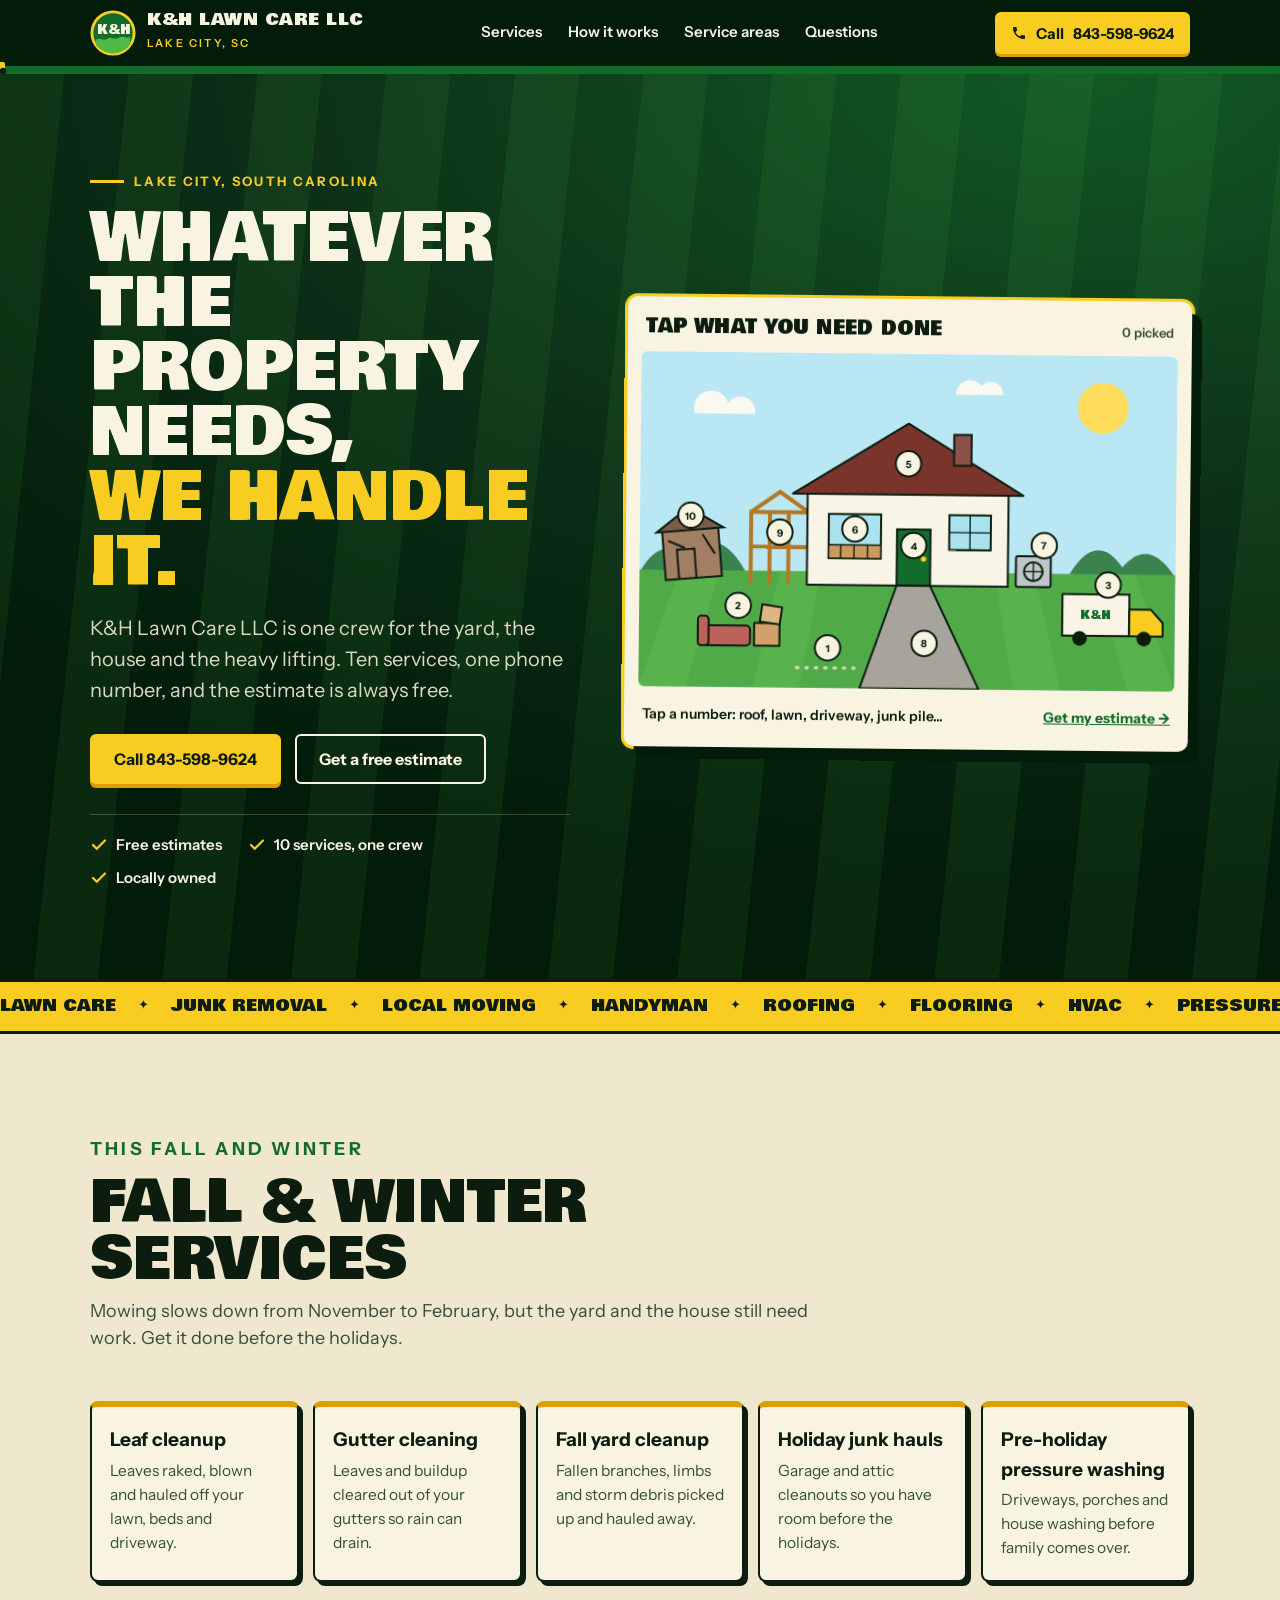
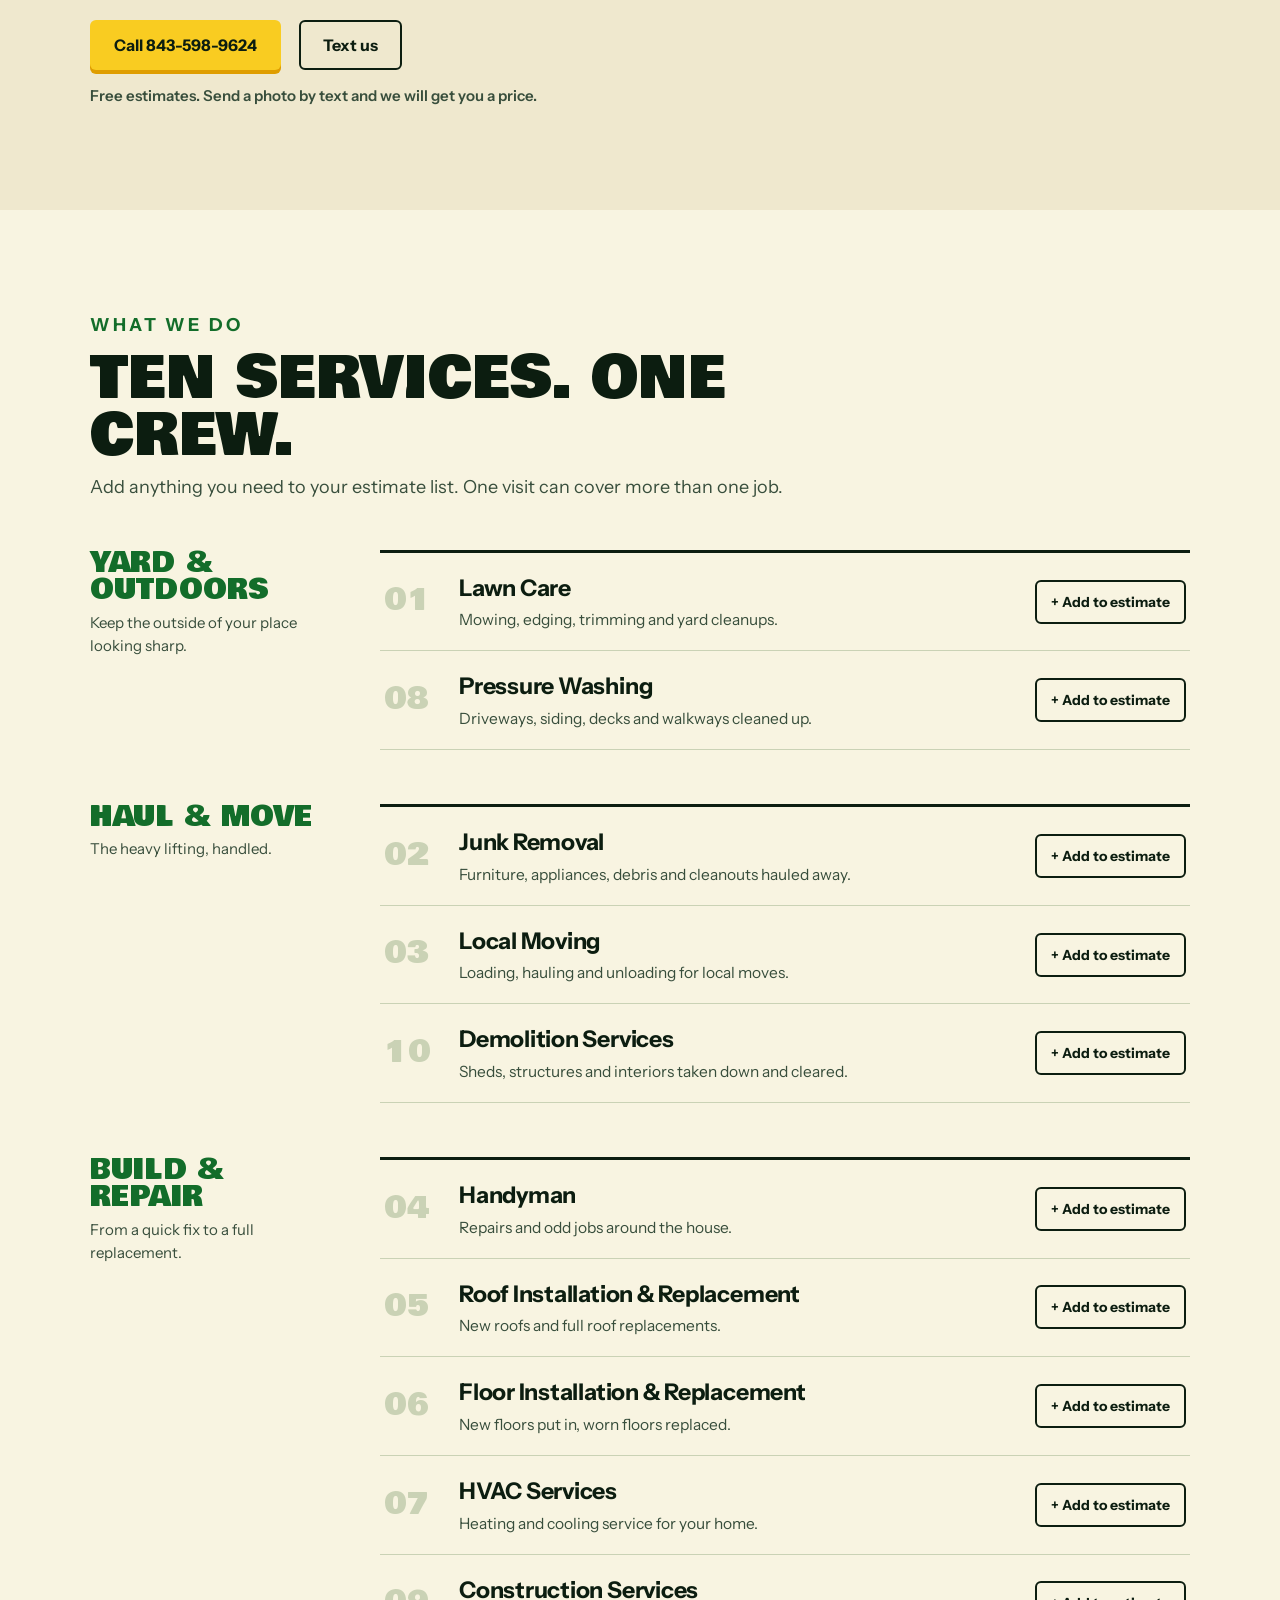
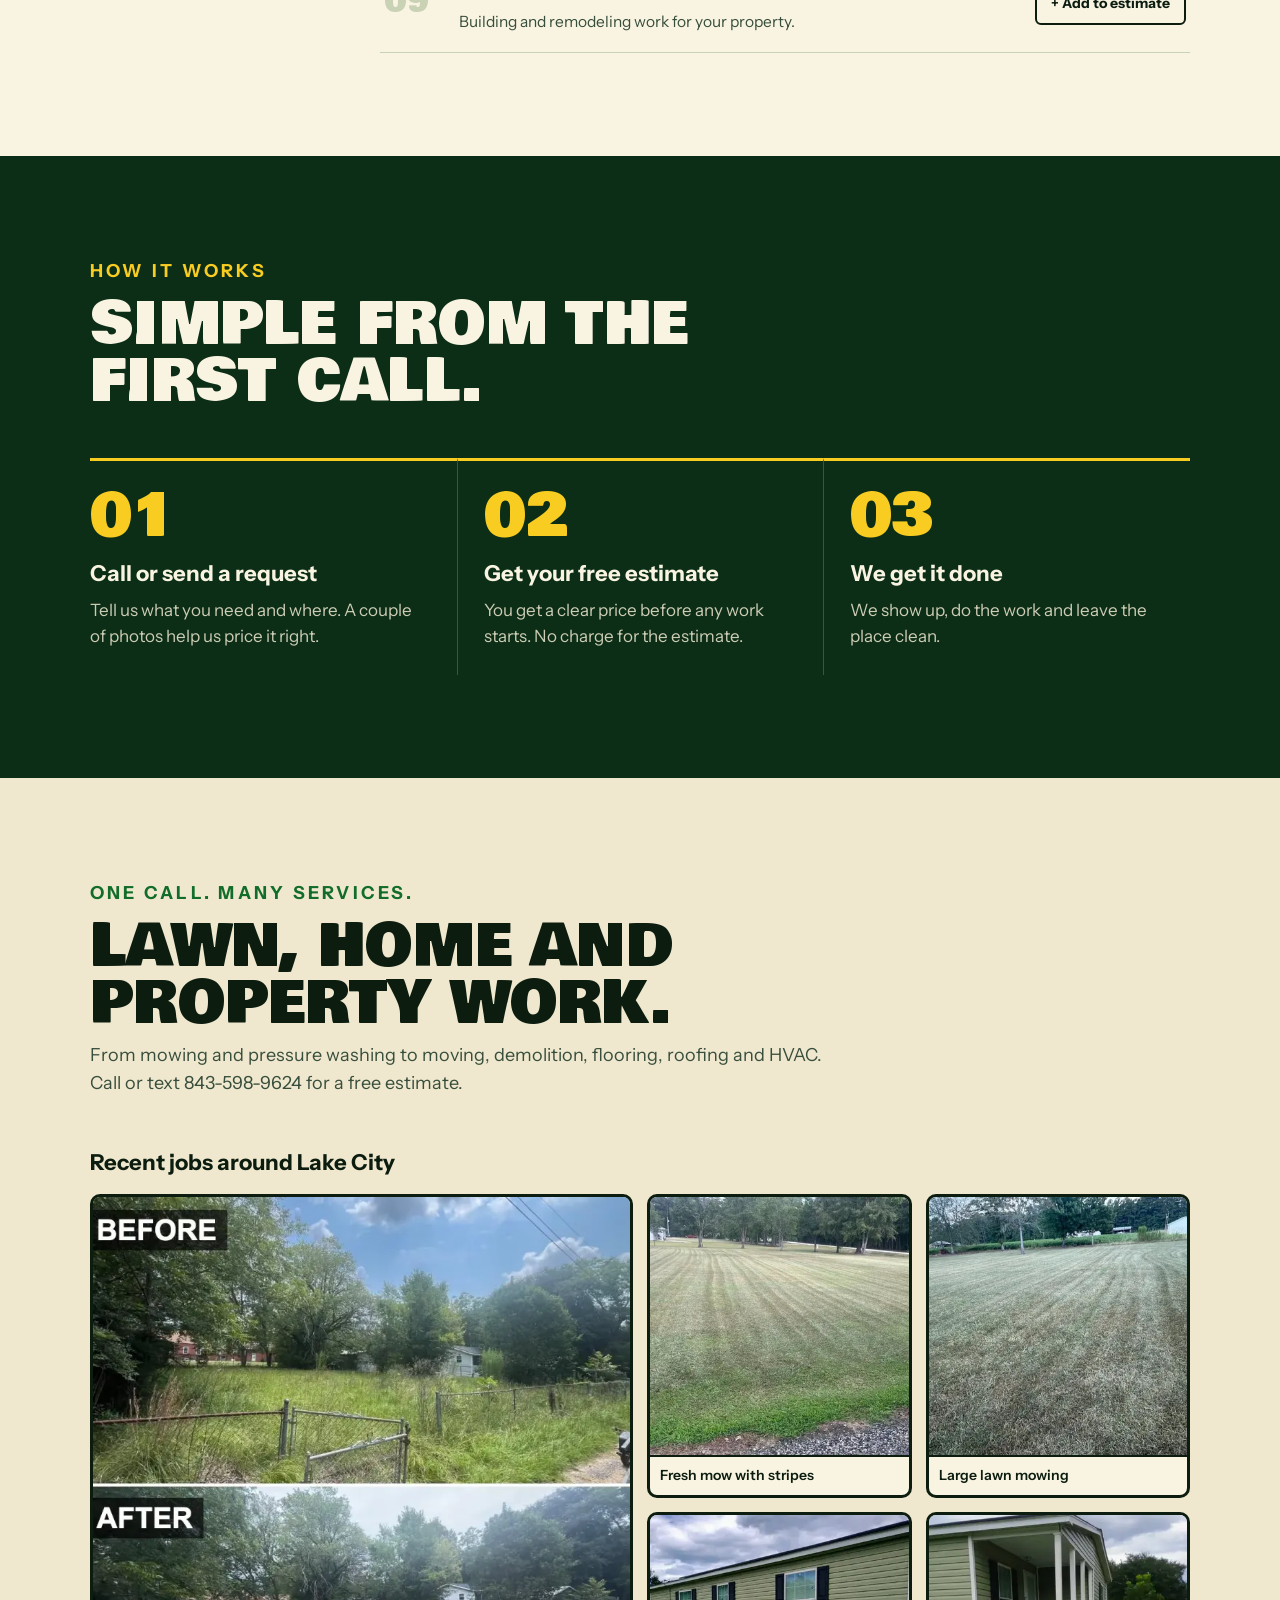
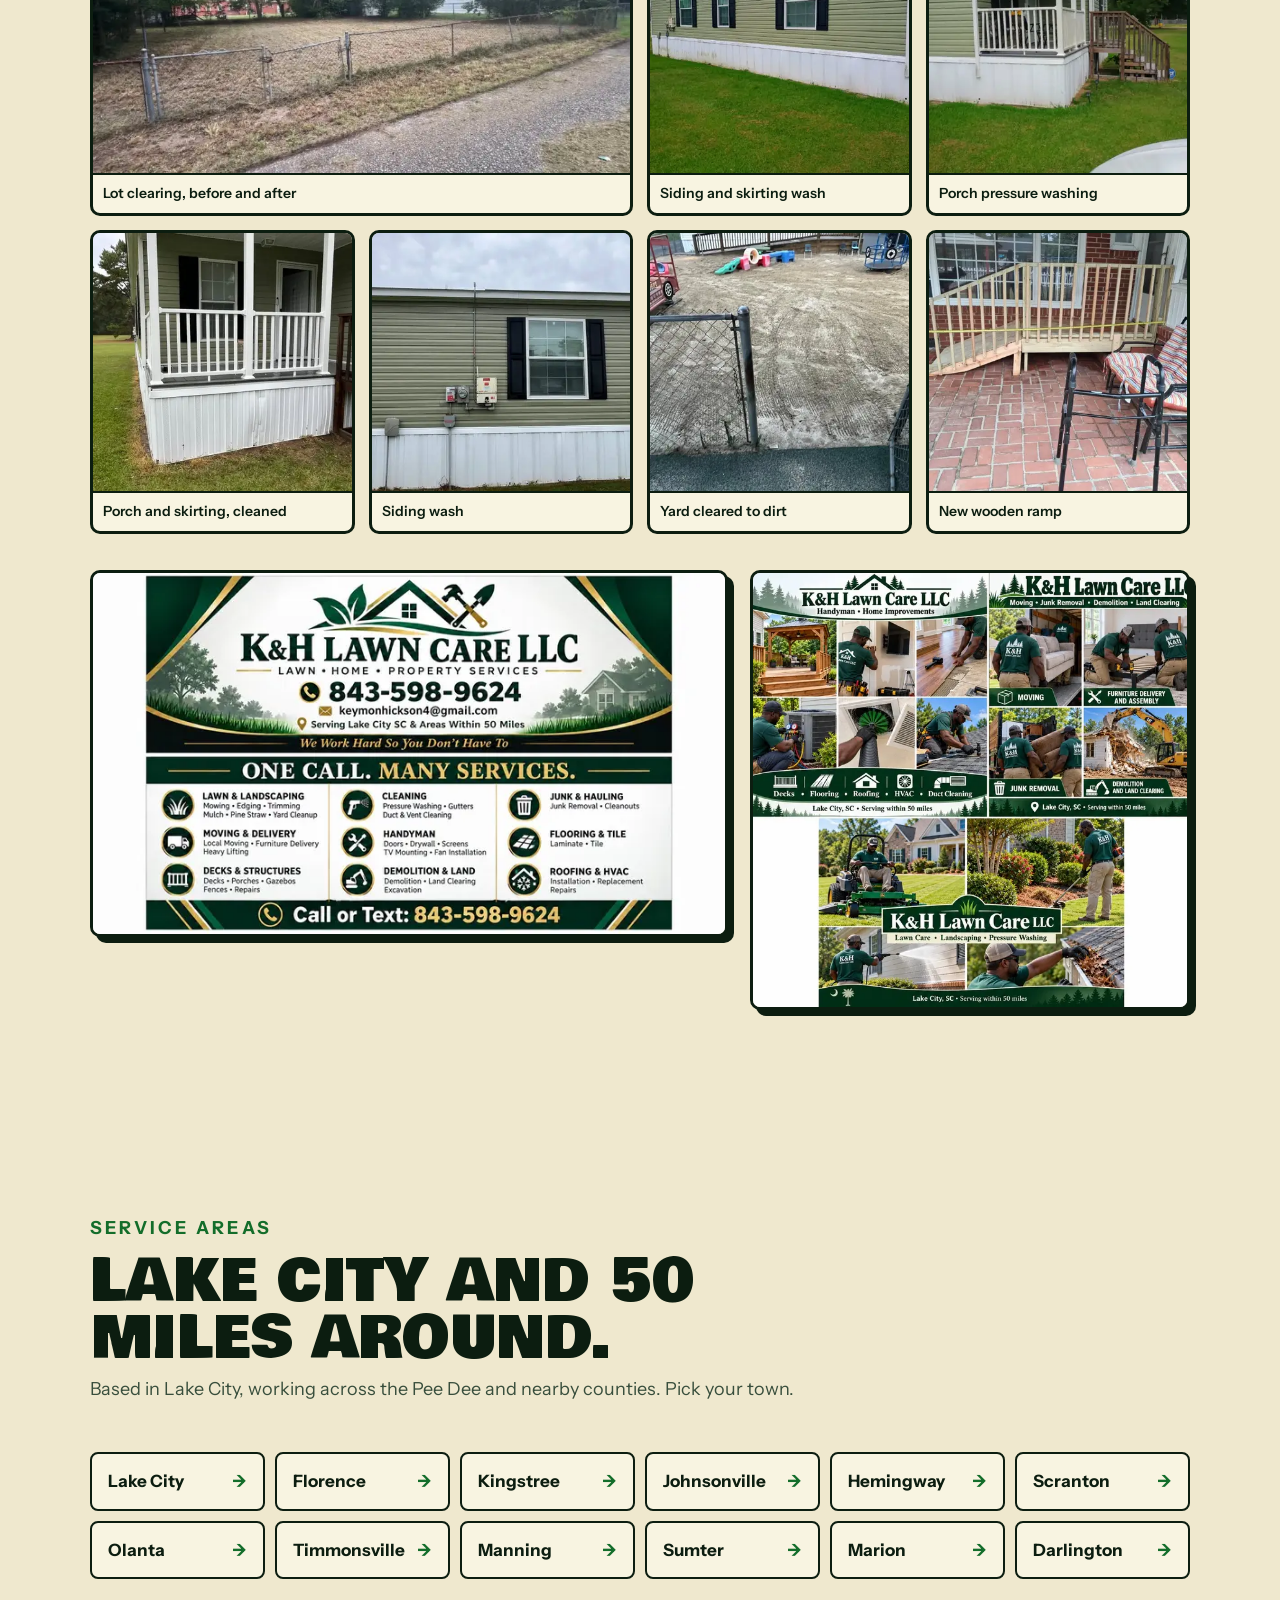
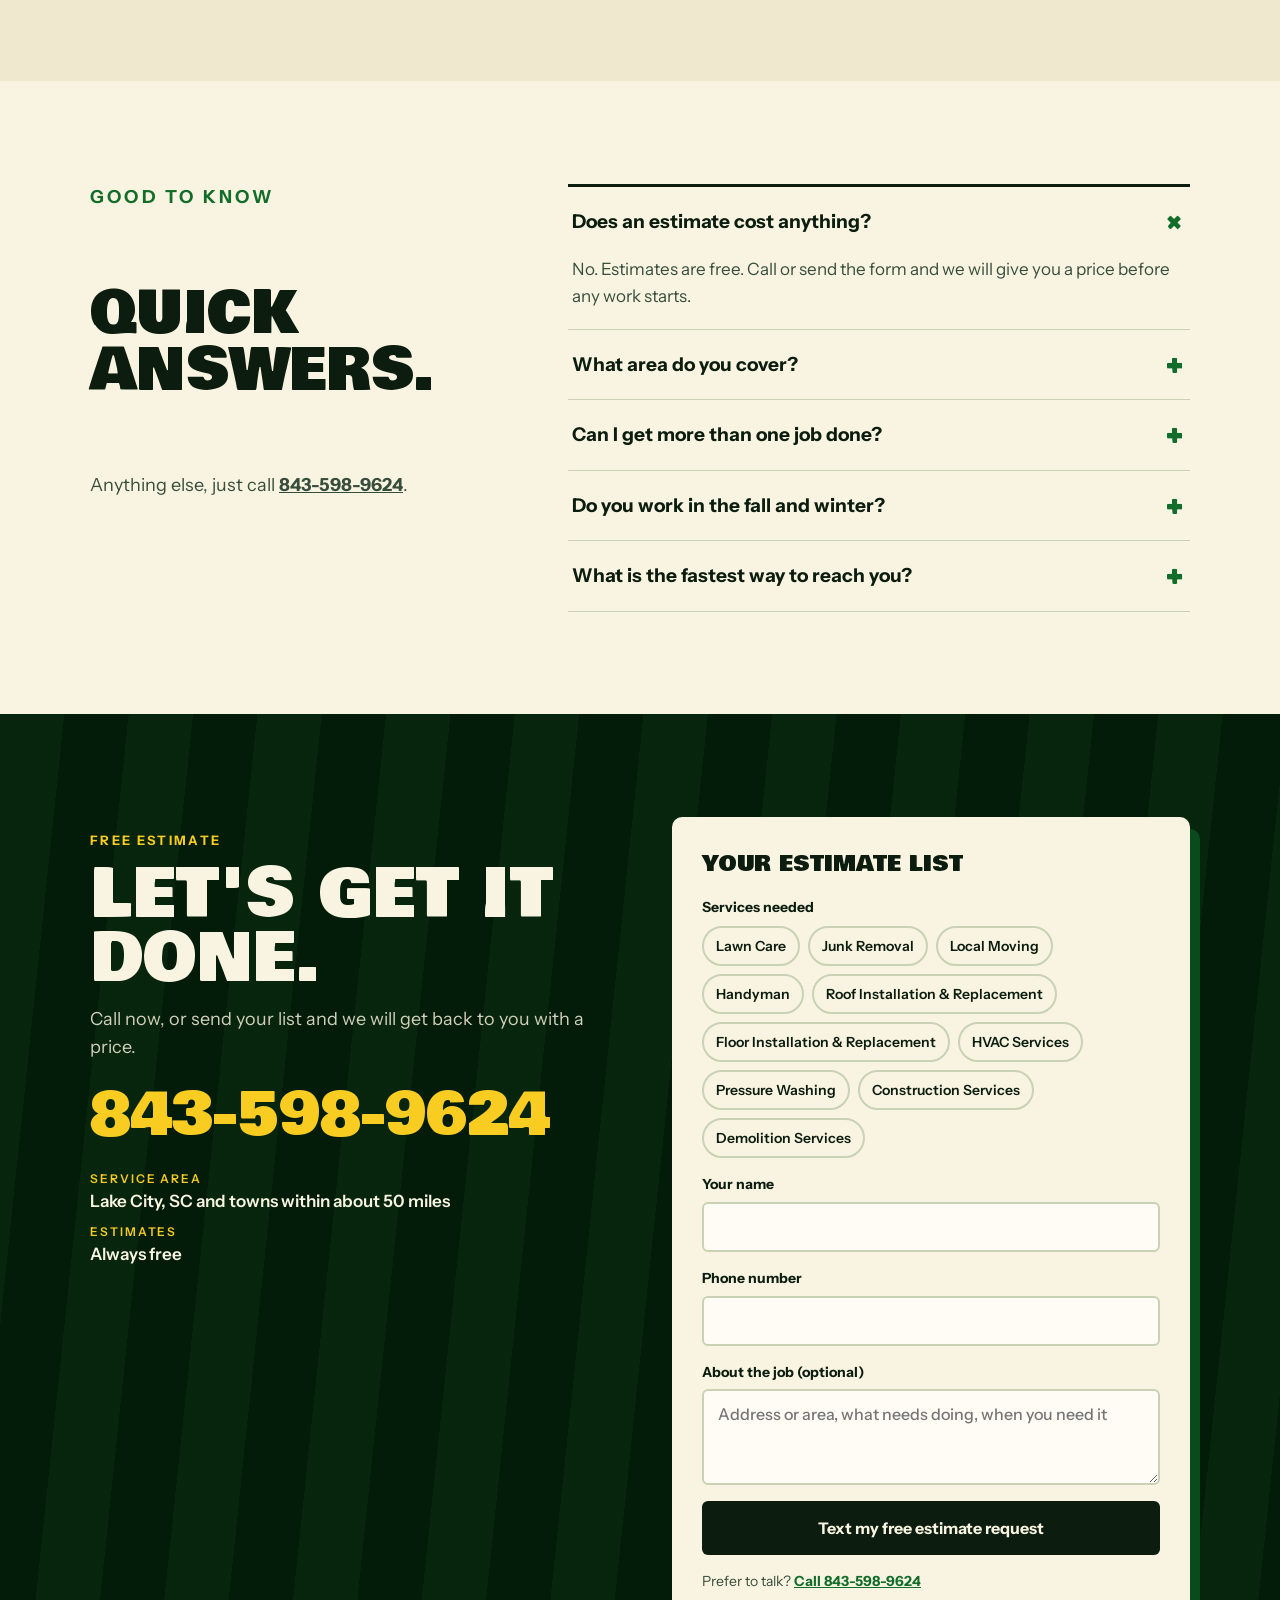
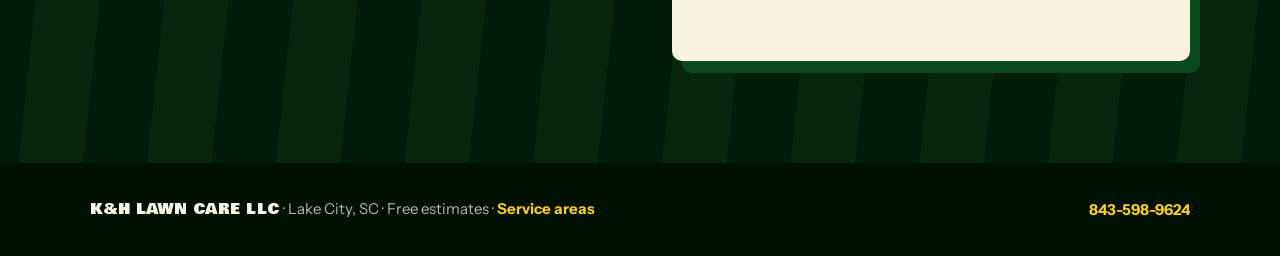
<file: index.html>
<!doctype html>
<html lang="en">
<head>
<meta charset="utf-8">
<meta name="viewport" content="width=device-width, initial-scale=1">
<title>K&amp;H Lawn Care LLC | Lawn, Hauling, Home &amp; Property Services in Lake City, SC</title>
<meta name="description" content="K&amp;H Lawn Care LLC, Lake City, SC: leaf cleanup, gutter cleaning, junk hauls, pressure washing, lawn care, handyman and more. Free estimates. Call 843-598-9624.">
<meta property="og:title" content="K&amp;H Lawn Care LLC | Lake City, SC">
<meta property="og:description" content="Ten services, one crew, free estimates. Call 843-598-9624.">
<link rel="canonical" href="https://khlawncaresc.com/">
<meta property="og:url" content="https://khlawncaresc.com/">
<script src="assets/track.js?v=3"></script>
<meta name="theme-color" content="#12351d">
<link rel="preconnect" href="https://fonts.googleapis.com">
<link rel="preconnect" href="https://fonts.gstatic.com" crossorigin>
<link rel="preload" as="style" href="https://fonts.googleapis.com/css2?family=Bowlby+One&family=Instrument+Sans:wght@400;500;600;700&display=swap" onload="this.onload=null;this.rel='stylesheet'">
<noscript><link href="https://fonts.googleapis.com/css2?family=Bowlby+One&family=Instrument+Sans:wght@400;500;600;700&display=swap" rel="stylesheet"></noscript>
<script type="application/ld+json">
{
  "@context": "https://schema.org",
  "@graph": [
    {
      "@type": "HomeAndConstructionBusiness",
      "@id": "https://khlawncaresc.com/#business",
      "name": "K&H Lawn Care LLC",
      "description": "Locally owned lawn care, junk removal, pressure washing, moving, handyman and home improvement company based in Lake City, South Carolina, serving towns within about 50 miles. In fall and winter: leaf cleanup, gutter cleaning, yard and storm debris cleanup, holiday junk hauls and cleanouts, and pre-holiday pressure washing.",
      "url": "https://khlawncaresc.com/",
      "telephone": "+1-843-598-9624",
      "address": {
        "@type": "PostalAddress",
        "addressLocality": "Lake City",
        "addressRegion": "SC",
        "addressCountry": "US"
      },
      "areaServed": [
        {
          "@type": "City",
          "name": "Lake City, SC"
        },
        {
          "@type": "City",
          "name": "Florence, SC"
        },
        {
          "@type": "City",
          "name": "Kingstree, SC"
        },
        {
          "@type": "City",
          "name": "Johnsonville, SC"
        },
        {
          "@type": "City",
          "name": "Hemingway, SC"
        },
        {
          "@type": "City",
          "name": "Scranton, SC"
        },
        {
          "@type": "City",
          "name": "Olanta, SC"
        },
        {
          "@type": "City",
          "name": "Timmonsville, SC"
        },
        {
          "@type": "City",
          "name": "Manning, SC"
        },
        {
          "@type": "City",
          "name": "Sumter, SC"
        },
        {
          "@type": "City",
          "name": "Marion, SC"
        },
        {
          "@type": "City",
          "name": "Darlington, SC"
        }
      ],
      "sameAs": [
        "https://www.facebook.com/profile.php?id=61596046041411"
      ],
      "hasOfferCatalog": {
        "@type": "OfferCatalog",
        "name": "Services",
        "itemListElement": [
          {
            "@type": "Offer",
            "itemOffered": {
              "@type": "Service",
              "name": "Lawn Care",
              "description": "Mowing, edging, trimming and yard cleanups."
            }
          },
          {
            "@type": "Offer",
            "itemOffered": {
              "@type": "Service",
              "name": "Pressure Washing",
              "description": "Driveways, siding, decks and walkways cleaned up."
            }
          },
          {
            "@type": "Offer",
            "itemOffered": {
              "@type": "Service",
              "name": "Junk Removal",
              "description": "Furniture, appliances, debris and cleanouts hauled away."
            }
          },
          {
            "@type": "Offer",
            "itemOffered": {
              "@type": "Service",
              "name": "Local Moving",
              "description": "Loading, hauling and unloading for local moves."
            }
          },
          {
            "@type": "Offer",
            "itemOffered": {
              "@type": "Service",
              "name": "Demolition Services",
              "description": "Sheds, structures and interiors taken down and cleared."
            }
          },
          {
            "@type": "Offer",
            "itemOffered": {
              "@type": "Service",
              "name": "Handyman",
              "description": "Repairs and odd jobs around the house."
            }
          },
          {
            "@type": "Offer",
            "itemOffered": {
              "@type": "Service",
              "name": "Roof Installation & Replacement",
              "description": "New roofs and full roof replacements."
            }
          },
          {
            "@type": "Offer",
            "itemOffered": {
              "@type": "Service",
              "name": "Floor Installation & Replacement",
              "description": "New floors put in, worn floors replaced."
            }
          },
          {
            "@type": "Offer",
            "itemOffered": {
              "@type": "Service",
              "name": "HVAC Services",
              "description": "Heating and cooling service for your home."
            }
          },
          {
            "@type": "Offer",
            "itemOffered": {
              "@type": "Service",
              "name": "Construction Services",
              "description": "Building and remodeling work for your property."
            }
          },
          {
            "@type": "Offer",
            "itemOffered": {
              "@type": "Service",
              "name": "Leaf Cleanup",
              "description": "Leaves raked, blown and hauled off your lawn, beds and driveway."
            }
          },
          {
            "@type": "Offer",
            "itemOffered": {
              "@type": "Service",
              "name": "Gutter Cleaning",
              "description": "Leaves and buildup cleared out of your gutters so rain can drain."
            }
          },
          {
            "@type": "Offer",
            "itemOffered": {
              "@type": "Service",
              "name": "Fall Yard Cleanup",
              "description": "Fallen branches, limbs and storm debris picked up and hauled away."
            }
          },
          {
            "@type": "Offer",
            "itemOffered": {
              "@type": "Service",
              "name": "Holiday Junk Hauls & Cleanouts",
              "description": "Garage and attic cleanouts and junk hauled off before the holidays."
            }
          },
          {
            "@type": "Offer",
            "itemOffered": {
              "@type": "Service",
              "name": "Pre-Holiday Pressure Washing",
              "description": "Driveways, porches and house washing before family comes over."
            }
          }
        ]
      }
    },
    {
      "@type": "WebSite",
      "@id": "https://khlawncaresc.com/#website",
      "url": "https://khlawncaresc.com/",
      "name": "K&H Lawn Care LLC",
      "publisher": {
        "@id": "https://khlawncaresc.com/#business"
      }
    },
    {
      "@type": "FAQPage",
      "mainEntity": [
        {
          "@type": "Question",
          "name": "What area do you cover?",
          "acceptedAnswer": {
            "@type": "Answer",
            "text": "We are based in Lake City, SC and work in towns within about 50 miles, including Florence, Kingstree, Johnsonville, Manning, Sumter, Marion and Darlington. Not sure if we come to you? Call and ask."
          }
        },
        {
          "@type": "Question",
          "name": "Can I get more than one job done?",
          "acceptedAnswer": {
            "@type": "Answer",
            "text": "Yes. Pick every service you need and we will price it all in one estimate."
          }
        },
        {
          "@type": "Question",
          "name": "Do you work in the fall and winter?",
          "acceptedAnswer": {
            "@type": "Answer",
            "text": "Yes. When mowing slows down, we still do leaf cleanup, gutter cleaning, yard and storm debris cleanup, junk hauls and cleanouts, and pressure washing."
          }
        },
        {
          "@type": "Question",
          "name": "What is the fastest way to reach you?",
          "acceptedAnswer": {
            "@type": "Answer",
            "text": "Call 843-598-9624. You can also send the request form on the website and we will get back to you."
          }
        }
      ]
    }
  ]
}
</script>
<link rel="stylesheet" href="assets/site.css">
</head>
<body>
<a class="skip" href="#services">Skip to services</a>

<header class="bar">
  <div class="wrap">
    <a class="brand" href="#top" aria-label="K&amp;H Lawn Care LLC, home">
      <svg viewBox="0 0 48 48" aria-hidden="true">
        <circle cx="24" cy="24" r="22" fill="oklch(0.47 0.13 147)" stroke="oklch(0.86 0.17 92)" stroke-width="3"/>
        <path d="M6 31c5-3 8 2 12-1s7 2 12-1 8 2 12-1v8a22 22 0 0 1-36 0z" fill="oklch(0.7 0.18 142)"/>
        <text x="24" y="25" text-anchor="middle" font-family="Bowlby One, Arial Black, sans-serif" font-size="13" fill="oklch(0.965 0.025 95)">K&amp;H</text>
      </svg>
      <span><b>K&amp;H Lawn Care LLC</b><small>LAKE CITY, SC</small></span>
    </a>
    <nav aria-label="Main">
      <a href="#services">Services</a>
      <a href="#how">How it works</a>
      <a href="#areas">Service areas</a>
      <a href="#questions">Questions</a>
    </nav>
    <a class="btn btn-gold" href="tel:+18435989624">
      <svg width="16" height="16" viewBox="0 0 24 24" fill="currentColor" aria-hidden="true"><path d="M6.6 10.8a15.1 15.1 0 0 0 6.6 6.6l2.2-2.2a1 1 0 0 1 1-.25c1.1.37 2.3.57 3.6.57a1 1 0 0 1 1 1V20a1 1 0 0 1-1 1A17 17 0 0 1 3 4a1 1 0 0 1 1-1h3.5a1 1 0 0 1 1 1c0 1.250.2 2.45.57 3.57a1 1 0 0 1-.25 1z"/></svg>
      <span>Call </span>843-598-9624
    </a>
  </div>
  <div class="mowline" aria-hidden="true">
    <i></i>
    <svg viewBox="0 0 30 22"><rect x="6" y="9" width="17" height="8" rx="2" fill="oklch(0.86 0.17 92)"/><path d="M8 9 2 1" stroke="oklch(0.965 0.025 95)" stroke-width="2" stroke-linecap="round"/><circle cx="9" cy="18" r="3.2" fill="oklch(0.21 0.035 150)"/><circle cx="21" cy="18" r="3.2" fill="oklch(0.21 0.035 150)"/></svg>
  </div>
</header>

<main id="top">
  <div class="hero">
    <div class="wrap">
      <div>
        <p class="eyebrow rise" style="--i:0">Lake City, South Carolina</p>
        <h1 class="display rise" style="--i:1">Whatever the property needs, <em>we handle it.</em></h1>
        <p class="sub rise" style="--i:2">K&amp;H Lawn Care LLC is one crew for the yard, the house and the heavy lifting. Ten services, one phone number, and the estimate is always free.</p>
        <div class="actions rise" style="--i:3">
          <a class="btn btn-gold" href="tel:+18435989624">Call 843-598-9624</a>
          <a class="btn btn-line" href="#estimate">Get a free estimate</a>
        </div>
        <ul class="facts rise" style="--i:4">
          <li><svg viewBox="0 0 24 24" fill="none" stroke="currentColor" stroke-width="3" stroke-linecap="round" stroke-linejoin="round" aria-hidden="true"><path d="m4 12 5 5L20 6"/></svg>Free estimates</li>
          <li><svg viewBox="0 0 24 24" fill="none" stroke="currentColor" stroke-width="3" stroke-linecap="round" stroke-linejoin="round" aria-hidden="true"><path d="m4 12 5 5L20 6"/></svg>10 services, one crew</li>
          <li><svg viewBox="0 0 24 24" fill="none" stroke="currentColor" stroke-width="3" stroke-linecap="round" stroke-linejoin="round" aria-hidden="true"><path d="m4 12 5 5L20 6"/></svg>Locally owned</li>
        </ul>
      </div>

      <div class="picker rise" style="--i:3">
        <div class="picker-head">
          <b>Tap what you need done</b>
          <span id="pick-count">0 picked</span>
        </div>
        <svg class="scene" viewBox="0 0 800 500" role="group" aria-label="Illustration of a property. Pick the numbered spots to add services to your estimate.">
          <!-- sky -->
          <circle cx="690" cy="78" r="38" fill="oklch(0.9 0.15 95)"/>
          <path d="M80 92h90a22 22 0 0 0-40-16 26 26 0 0 0-50 16z" fill="oklch(0.98 0.01 95)"/>
          <path d="M470 60h70a18 18 0 0 0-32-13 21 21 0 0 0-38 13z" fill="oklch(0.98 0.01 95)"/>
          <!-- distant trees -->
          <path d="M0 330q40-70 80 0zM60 330q50-90 100 0zM640 330q45-80 90 0zM710 330q45-70 90 0z" fill="oklch(0.55 0.11 150)"/>
          <!-- lawn -->
          <rect class="part" data-part="lawn" y="326" width="800" height="174" fill="oklch(0.66 0.16 142)"/>
          <g opacity="0.35" fill="oklch(0.74 0.17 140)"><path d="M0 500 60 326h60L70 500zM170 500l40-174h60l-30 174zM560 500l-30-174h60l40 174zM730 500l-50-174h60l60 174z"/></g>
          <!-- shed (demolition) -->
          <g class="part" data-part="demolition" transform="rotate(-5 78 300)">
            <rect x="36" y="262" width="84" height="76" fill="oklch(0.62 0.06 60)" stroke="oklch(0.21 0.035 150)" stroke-width="3"/>
            <path d="M28 266 78 232l50 34z" fill="oklch(0.5 0.05 50)" stroke="oklch(0.21 0.035 150)" stroke-width="3"/>
            <path d="M56 338v-44h26v44M44 280l24 12M96 274l16 30" stroke="oklch(0.21 0.035 150)" stroke-width="3" fill="none"/>
          </g>
          <!-- construction frame -->
          <g class="part" data-part="construction" stroke="oklch(0.62 0.12 70)" stroke-width="6" fill="none" stroke-linecap="round">
            <path d="M166 344V238h86M166 238l43-30 43 30M194 344V238M222 344V238M166 290h86"/>
          </g>
          <!-- house -->
          <rect x="250" y="206" width="300" height="140" fill="oklch(0.97 0.02 95)" stroke="oklch(0.21 0.035 150)" stroke-width="3"/>
          <path class="part" data-part="roof" d="M228 210 400 104l172 106z" fill="oklch(0.42 0.1 30)" stroke="oklch(0.21 0.035 150)" stroke-width="3" stroke-linejoin="round"/>
          <rect x="468" y="120" width="26" height="46" fill="oklch(0.5 0.08 30)" stroke="oklch(0.21 0.035 150)" stroke-width="3"/>
          <!-- window with floor (flooring) -->
          <g class="part" data-part="flooring">
            <rect x="282" y="240" width="78" height="66" fill="oklch(0.88 0.06 215)" stroke="oklch(0.21 0.035 150)" stroke-width="3"/>
            <path d="M282 286h78v20h-78zM300 286v20M320 286v20M340 286v20" fill="oklch(0.72 0.1 70)" stroke="oklch(0.21 0.035 150)" stroke-width="2"/>
          </g>
          <!-- door (handyman) -->
          <g class="part" data-part="handyman">
            <rect x="384" y="262" width="50" height="84" fill="oklch(0.47 0.13 147)" stroke="oklch(0.21 0.035 150)" stroke-width="3"/>
            <circle cx="424" cy="306" r="4" fill="oklch(0.86 0.17 92)"/>
          </g>
          <rect x="462" y="240" width="62" height="52" fill="oklch(0.88 0.06 215)" stroke="oklch(0.21 0.035 150)" stroke-width="3"/>
          <path d="M493 240v52M462 266h62" stroke="oklch(0.21 0.035 150)" stroke-width="2"/>
          <!-- hvac -->
          <g class="part" data-part="hvac">
            <rect x="562" y="300" width="52" height="46" rx="3" fill="oklch(0.82 0.01 220)" stroke="oklch(0.21 0.035 150)" stroke-width="3"/>
            <circle cx="588" cy="323" r="14" fill="none" stroke="oklch(0.21 0.035 150)" stroke-width="3"/>
            <path d="M588 309v28M574 323h28" stroke="oklch(0.21 0.035 150)" stroke-width="2"/>
          </g>
          <!-- driveway (pressure washing) -->
          <path class="part" data-part="washing" d="M384 346h50l74 154H330z" fill="oklch(0.72 0.01 90)" stroke="oklch(0.21 0.035 150)" stroke-width="3" stroke-linejoin="round"/>
          <!-- moving truck -->
          <g class="part" data-part="moving">
            <rect x="632" y="356" width="100" height="62" fill="oklch(0.97 0.02 95)" stroke="oklch(0.21 0.035 150)" stroke-width="3"/>
            <path d="M732 378h32l18 20v20h-50z" fill="oklch(0.86 0.17 92)" stroke="oklch(0.21 0.035 150)" stroke-width="3" stroke-linejoin="round"/>
            <circle cx="658" cy="422" r="11" fill="oklch(0.21 0.035 150)"/><circle cx="754" cy="422" r="11" fill="oklch(0.21 0.035 150)"/>
            <text x="682" y="392" text-anchor="middle" font-family="Bowlby One, Arial Black, sans-serif" font-size="17" fill="oklch(0.47 0.13 147)">K&amp;H</text>
          </g>
          <!-- junk pile -->
          <g class="part" data-part="junk" stroke="oklch(0.21 0.035 150)" stroke-width="3" stroke-linejoin="round">
            <rect x="96" y="408" width="70" height="30" rx="6" fill="oklch(0.6 0.12 25)"/>
            <rect x="88" y="394" width="16" height="44" rx="5" fill="oklch(0.6 0.12 25)"/>
            <rect x="172" y="404" width="38" height="34" fill="oklch(0.74 0.09 70)"/>
            <rect x="182" y="378" width="30" height="26" fill="oklch(0.8 0.08 75)" transform="rotate(8 197 391)"/>
          </g>
          <!-- mow stripe highlight -->
          <path class="part" data-part="lawnmark" d="M236 470h92" stroke="oklch(0.965 0.025 95)" stroke-width="5" stroke-dasharray="2 12" stroke-linecap="round" opacity="0.7"/>

          <!-- pins -->
          <g class="pin" role="button" tabindex="0" aria-pressed="false" data-id="lawn" aria-label="Lawn Care" style="--n:1"><circle class="halo" cx="282" cy="440" r="20"/><circle r="28" cx="282" cy="440" fill="transparent"/><circle class="dot" cx="282" cy="440" r="19"/><text x="282" y="441">1</text></g>
          <g class="pin" role="button" tabindex="0" aria-pressed="false" data-id="junk" aria-label="Junk Removal" style="--n:2"><circle class="halo" cx="148" cy="378" r="20"/><circle r="28" cx="148" cy="378" fill="transparent"/><circle class="dot" cx="148" cy="378" r="19"/><text x="148" y="379">2</text></g>
          <g class="pin" role="button" tabindex="0" aria-pressed="false" data-id="moving" aria-label="Local Moving" style="--n:3"><circle class="halo" cx="700" cy="342" r="20"/><circle r="28" cx="700" cy="342" fill="transparent"/><circle class="dot" cx="700" cy="342" r="19"/><text x="700" y="343">3</text></g>
          <g class="pin" role="button" tabindex="0" aria-pressed="false" data-id="handyman" aria-label="Handyman" style="--n:4"><circle class="halo" cx="409" cy="286" r="20"/><circle r="28" cx="409" cy="286" fill="transparent"/><circle class="dot" cx="409" cy="286" r="19"/><text x="409" y="287">4</text></g>
          <g class="pin" role="button" tabindex="0" aria-pressed="false" data-id="roof" aria-label="Roof Installation and Replacement" style="--n:5"><circle class="halo" cx="400" cy="164" r="20"/><circle r="28" cx="400" cy="164" fill="transparent"/><circle class="dot" cx="400" cy="164" r="19"/><text x="400" y="165">5</text></g>
          <g class="pin" role="button" tabindex="0" aria-pressed="false" data-id="flooring" aria-label="Floor Installation and Replacement" style="--n:6"><circle class="halo" cx="321" cy="262" r="20"/><circle r="28" cx="321" cy="262" fill="transparent"/><circle class="dot" cx="321" cy="262" r="19"/><text x="321" y="263">6</text></g>
          <g class="pin" role="button" tabindex="0" aria-pressed="false" data-id="hvac" aria-label="HVAC Services" style="--n:7"><circle class="halo" cx="604" cy="284" r="20"/><circle r="28" cx="604" cy="284" fill="transparent"/><circle class="dot" cx="604" cy="284" r="19"/><text x="604" y="285">7</text></g>
          <g class="pin" role="button" tabindex="0" aria-pressed="false" data-id="washing" aria-label="Pressure Washing" style="--n:8"><circle class="halo" cx="426" cy="432" r="20"/><circle r="28" cx="426" cy="432" fill="transparent"/><circle class="dot" cx="426" cy="432" r="19"/><text x="426" y="433">8</text></g>
          <g class="pin" role="button" tabindex="0" aria-pressed="false" data-id="construction" aria-label="Construction Services" style="--n:9"><circle class="halo" cx="209" cy="268" r="20"/><circle r="28" cx="209" cy="268" fill="transparent"/><circle class="dot" cx="209" cy="268" r="19"/><text x="209" y="269">9</text></g>
          <g class="pin" role="button" tabindex="0" aria-pressed="false" data-id="demolition" aria-label="Demolition Services" style="--n:10"><circle class="halo" cx="76" cy="244" r="20"/><circle r="28" cx="76" cy="244" fill="transparent"/><circle class="dot" cx="76" cy="244" r="19"/><text x="76" y="245">10</text></g>
        </svg>
        <div class="picker-foot">
          <p id="pick-list" aria-live="polite">Tap a number: roof, lawn, driveway, junk pile...</p>
          <a href="#estimate">Get my estimate →</a>
        </div>
      </div>
    </div>
  </div>

  <div class="ticker" aria-hidden="true">
    <div>
      <span>Lawn Care</span><span>Junk Removal</span><span>Local Moving</span><span>Handyman</span><span>Roofing</span><span>Flooring</span><span>HVAC</span><span>Pressure Washing</span><span>Construction</span><span>Demolition</span><span>Leaf Cleanup</span><span>Gutter Cleaning</span><span>Free Estimates</span>
      <span>Lawn Care</span><span>Junk Removal</span><span>Local Moving</span><span>Handyman</span><span>Roofing</span><span>Flooring</span><span>HVAC</span><span>Pressure Washing</span><span>Construction</span><span>Demolition</span><span>Leaf Cleanup</span><span>Gutter Cleaning</span><span>Free Estimates</span>
    </div>
  </div>

  <section id="fall-services" class="fall">
    <div class="wrap">
      <div class="sec-head reveal">
        <p class="eyebrow">This fall and winter</p>
        <h2 class="display">Fall &amp; Winter Services</h2>
        <p>Mowing slows down from November to February, but the yard and the house still need work. Get it done before the holidays.</p>
      </div>
      <ul class="fall-grid reveal">
        <li id="leaf-cleanup"><h3>Leaf cleanup</h3><p>Leaves raked, blown and hauled off your lawn, beds and driveway.</p></li>
        <li id="gutter-cleaning"><h3>Gutter cleaning</h3><p>Leaves and buildup cleared out of your gutters so rain can drain.</p></li>
        <li id="fall-yard-cleanup"><h3>Fall yard cleanup</h3><p>Fallen branches, limbs and storm debris picked up and hauled away.</p></li>
        <li id="holiday-cleanouts"><h3>Holiday junk hauls</h3><p>Garage and attic cleanouts so you have room before the holidays.</p></li>
        <li id="holiday-pressure-washing"><h3>Pre-holiday pressure washing</h3><p>Driveways, porches and house washing before family comes over.</p></li>
      </ul>
      <div class="fall-cta reveal">
        <a class="btn btn-gold" href="tel:+18435989624">Call 843-598-9624</a>
        <a class="btn btn-line" href="sms:+18435989624">Text us</a>
        <p>Free estimates. Send a photo by text and we will get you a price.</p>
      </div>
    </div>
  </section>

  <section id="services">
    <div class="wrap">
      <div class="sec-head reveal">
        <p class="eyebrow">What we do</p>
        <h2 class="display">Ten services. One crew.</h2>
        <p>Add anything you need to your estimate list. One visit can cover more than one job.</p>
      </div>
      <div class="groups" id="groups"></div>
    </div>
  </section>

  <section id="how" class="how">
    <div class="wrap">
      <div class="sec-head reveal">
        <p class="eyebrow">How it works</p>
        <h2 class="display">Simple from the first call.</h2>
      </div>
      <ol class="steps reveal">
        <li><h3>Call or send a request</h3><p>Tell us what you need and where. A couple of photos help us price it right.</p></li>
        <li><h3>Get your free estimate</h3><p>You get a clear price before any work starts. No charge for the estimate.</p></li>
        <li><h3>We get it done</h3><p>We show up, do the work and leave the place clean.</p></li>
      </ol>
    </div>
  </section>

  <section id="work" class="work">
    <div class="wrap">
      <div class="sec-head reveal">
        <p class="eyebrow">One call. Many services.</p>
        <h2 class="display">Lawn, home and property work.</h2>
        <p>From mowing and pressure washing to moving, demolition, flooring, roofing and HVAC. Call or text 843-598-9624 for a free estimate.</p>
      </div>
      <h3 class="gallery-title reveal">Recent jobs around Lake City</h3>
      <ul class="gallery reveal">
        <li class="wide"><figure><img src="assets/work/lot-clearing-before-after.webp" srcset="assets/work/lot-clearing-before-after-400.webp 400w, assets/work/lot-clearing-before-after.webp 800w" sizes="(min-width: 760px) 560px, 100vw" width="800" height="800" loading="lazy" alt="Overgrown lot before clearing, and the same lot cleared down to bare ground after."><figcaption>Lot clearing, before and after</figcaption></figure></li>
        <li><figure><img src="assets/work/fresh-mow-stripes.webp" srcset="assets/work/fresh-mow-stripes-400.webp 400w, assets/work/fresh-mow-stripes.webp 800w" sizes="(min-width: 760px) 280px, 50vw" width="800" height="800" loading="lazy" alt="Freshly mowed lawn with straight stripes."><figcaption>Fresh mow with stripes</figcaption></figure></li>
        <li><figure><img src="assets/work/mowed-lawn-lake-city.webp" srcset="assets/work/mowed-lawn-lake-city-400.webp 400w, assets/work/mowed-lawn-lake-city.webp 800w" sizes="(min-width: 760px) 280px, 50vw" width="800" height="800" loading="lazy" alt="Large lawn mowed in even rows."><figcaption>Large lawn mowing</figcaption></figure></li>
        <li><figure><img src="assets/work/pressure-washed-skirting.webp" srcset="assets/work/pressure-washed-skirting-400.webp 400w, assets/work/pressure-washed-skirting.webp 800w" sizes="(min-width: 760px) 280px, 50vw" width="800" height="800" loading="lazy" alt="Home siding and white skirting after pressure washing."><figcaption>Siding and skirting wash</figcaption></figure></li>
        <li><figure><img src="assets/work/pressure-washed-porch.webp" srcset="assets/work/pressure-washed-porch-400.webp 400w, assets/work/pressure-washed-porch.webp 800w" sizes="(min-width: 760px) 280px, 50vw" width="800" height="800" loading="lazy" alt="Front porch and railings cleaned with pressure washing."><figcaption>Porch pressure washing</figcaption></figure></li>
        <li><figure><img src="assets/work/porch-and-skirting-clean.webp" srcset="assets/work/porch-and-skirting-clean-400.webp 400w, assets/work/porch-and-skirting-clean.webp 800w" sizes="(min-width: 760px) 280px, 50vw" width="800" height="800" loading="lazy" alt="Clean white porch railings and skirting."><figcaption>Porch and skirting, cleaned</figcaption></figure></li>
        <li><figure><img src="assets/work/siding-wash.webp" srcset="assets/work/siding-wash-400.webp 400w, assets/work/siding-wash.webp 800w" sizes="(min-width: 760px) 280px, 50vw" width="800" height="800" loading="lazy" alt="Washed siding beside a window and power box."><figcaption>Siding wash</figcaption></figure></li>
        <li><figure><img src="assets/work/cleared-yard.webp" srcset="assets/work/cleared-yard-400.webp 400w, assets/work/cleared-yard.webp 800w" sizes="(min-width: 760px) 280px, 50vw" width="800" height="800" loading="lazy" alt="Fenced yard scraped clean of weeds and grass."><figcaption>Yard cleared to dirt</figcaption></figure></li>
        <li><figure><img src="assets/work/wood-ramp-build.webp" srcset="assets/work/wood-ramp-build-400.webp 400w, assets/work/wood-ramp-build.webp 800w" sizes="(min-width: 760px) 280px, 50vw" width="800" height="800" loading="lazy" alt="New wooden ramp with railings built onto a brick porch."><figcaption>New wooden ramp</figcaption></figure></li>
      </ul>
      <div class="flyers reveal">
        <figure><img src="assets/kh-flyer.webp" srcset="assets/kh-flyer-700.webp 700w, assets/kh-flyer.webp 1400w" sizes="(min-width: 900px) 620px, 100vw" width="1400" height="800" loading="lazy" alt="K&amp;H Lawn Care LLC flyer: lawn and landscaping, cleaning, junk and hauling, moving and delivery, handyman, flooring and tile, decks and structures, demolition and land, roofing and HVAC. Call or text 843-598-9624."></figure>
        <figure><img src="assets/kh-services.webp" srcset="assets/kh-services-700.webp 700w, assets/kh-services.webp 1400w" sizes="(min-width: 900px) 430px, 100vw" width="1400" height="1400" loading="lazy" alt="K&amp;H Lawn Care LLC services: decks, flooring, roofing, HVAC, duct cleaning, moving, furniture assembly, junk removal, demolition, lawn care, landscaping and pressure washing."></figure>
      </div>
    </div>
  </section>

  <section id="areas" class="areas">
    <div class="wrap">
      <div class="sec-head reveal">
        <p class="eyebrow">Service areas</p>
        <h2 class="display">Lake City and 50 miles around.</h2>
        <p>Based in Lake City, working across the Pee Dee and nearby counties. Pick your town.</p>
      </div>
      <ul class="area-grid reveal">
          <li><a href="service-areas/lake-city/">Lake City</a></li>
          <li><a href="service-areas/florence/">Florence</a></li>
          <li><a href="service-areas/kingstree/">Kingstree</a></li>
          <li><a href="service-areas/johnsonville/">Johnsonville</a></li>
          <li><a href="service-areas/hemingway/">Hemingway</a></li>
          <li><a href="service-areas/scranton/">Scranton</a></li>
          <li><a href="service-areas/olanta/">Olanta</a></li>
          <li><a href="service-areas/timmonsville/">Timmonsville</a></li>
          <li><a href="service-areas/manning/">Manning</a></li>
          <li><a href="service-areas/sumter/">Sumter</a></li>
          <li><a href="service-areas/marion/">Marion</a></li>
          <li><a href="service-areas/darlington/">Darlington</a></li>
      </ul>
    </div>
  </section>

  <section id="questions">
    <div class="wrap faq">
      <div class="sec-head reveal">
        <p class="eyebrow">Good to know</p>
        <h2 class="display">Quick answers.</h2>
        <p>Anything else, just call <a href="tel:+18435989624"><strong>843-598-9624</strong></a>.</p>
      </div>
      <div class="reveal">
        <details open>
          <summary>Does an estimate cost anything?</summary>
          <p>No. Estimates are free. Call or send the form and we will give you a price before any work starts.</p>
        </details>
        <details>
          <summary>What area do you cover?</summary>
          <p>We are based in Lake City, SC and work in towns within about 50 miles, including Florence, Kingstree, Johnsonville, Manning, Sumter, Marion and Darlington. Not sure if we come to you? Call and ask.</p>
        </details>
        <details>
          <summary>Can I get more than one job done?</summary>
          <p>Yes. Pick every service you need on this page and we will price it all in one estimate.</p>
        </details>
        <details>
          <summary>Do you work in the fall and winter?</summary>
          <p>Yes. When mowing slows down, we still do leaf cleanup, gutter cleaning, yard and storm debris cleanup, junk hauls and cleanouts, and pressure washing.</p>
        </details>
        <details>
          <summary>What is the fastest way to reach you?</summary>
          <p>Call 843-598-9624. You can also send the request form and we will get back to you.</p>
        </details>
      </div>
    </div>
  </section>

  <section id="estimate" class="estimate">
    <div class="wrap est-grid">
      <div class="reveal">
        <p class="eyebrow">Free estimate</p>
        <h2 class="display">Let's get it done.</h2>
        <p class="sub">Call now, or send your list and we will get back to you with a price.</p>
        <a class="phone" href="tel:+18435989624">843-598-9624</a>
        <ul class="est-meta">
          <li><span>Service area</span>Lake City, SC and towns within about 50 miles</li>
          <li><span>Estimates</span>Always free</li>
        </ul>
      </div>
      <form id="estimate-form" class="reveal" novalidate>
        <h3>Your estimate list</h3>
        <fieldset>
          <legend>Services needed</legend>
          <div class="chips" id="chips"></div>
        </fieldset>
        <label>Your name
          <input name="name" autocomplete="name" required>
        </label>
        <label>Phone number
          <input name="phone" type="tel" autocomplete="tel" inputmode="tel" required>
        </label>
        <label>About the job (optional)
          <textarea name="details" placeholder="Address or area, what needs doing, when you need it"></textarea>
        </label>
        <button class="btn" type="submit">Text my free estimate request</button>
        <p class="sms-alt">Prefer to talk? <a href="tel:+18435989624">Call 843-598-9624</a></p>
        <p class="note" id="form-note" role="status" aria-live="polite"></p>
      </form>
    </div>
  </section>
</main>

<footer>
  <div class="wrap">
    <span><b>K&amp;H Lawn Care LLC</b> · Lake City, SC · Free estimates · <a href="#areas">Service areas</a></span>
    <a href="tel:+18435989624">843-598-9624</a>
  </div>
</footer>

<div class="callbar">
  <a class="c1" href="tel:+18435989624">Call now</a>
  <a class="c2" href="#estimate" id="bar-est">Free estimate</a>
</div>

<script>
  document.documentElement.classList.add('js');
  const GROUPS = [
    { title: 'Yard & outdoors', blurb: 'Keep the outside of your place looking sharp.', items: [
      { id: 'lawn', anchor: 'lawn-care', name: 'Lawn Care', text: 'Mowing, edging, trimming and yard cleanups.' },
      { id: 'washing', anchor: 'pressure-washing', name: 'Pressure Washing', text: 'Driveways, siding, decks and walkways cleaned up.' },
    ] },
    { title: 'Haul & move', blurb: 'The heavy lifting, handled.', items: [
      { id: 'junk', anchor: 'junk-removal', name: 'Junk Removal', text: 'Furniture, appliances, debris and cleanouts hauled away.' },
      { id: 'moving', anchor: 'local-moving', name: 'Local Moving', text: 'Loading, hauling and unloading for local moves.' },
      { id: 'demolition', anchor: 'demolition', name: 'Demolition Services', text: 'Sheds, structures and interiors taken down and cleared.' },
    ] },
    { title: 'Build & repair', blurb: 'From a quick fix to a full replacement.', items: [
      { id: 'handyman', anchor: 'handyman', name: 'Handyman', text: 'Repairs and odd jobs around the house.' },
      { id: 'roof', anchor: 'roofing', name: 'Roof Installation & Replacement', text: 'New roofs and full roof replacements.' },
      { id: 'flooring', anchor: 'flooring', name: 'Floor Installation & Replacement', text: 'New floors put in, worn floors replaced.' },
      { id: 'hvac', anchor: 'hvac', name: 'HVAC Services', text: 'Heating and cooling service for your home.' },
      { id: 'construction', anchor: 'construction', name: 'Construction Services', text: 'Building and remodeling work for your property.' },
    ] },
  ];
  const ORDER = ['lawn', 'junk', 'moving', 'handyman', 'roof', 'flooring', 'hvac', 'washing', 'construction', 'demolition'];
  const SERVICES = Object.fromEntries(GROUPS.flatMap((g) => g.items).map((s) => [s.id, s]));
  const PART_OF = { roof: 'roof', lawn: 'lawn', junk: 'junk', moving: 'moving', handyman: 'handyman', flooring: 'flooring', hvac: 'hvac', washing: 'washing', construction: 'construction', demolition: 'demolition' };
  const pad = (n) => String(n).padStart(2, '0');

  let selected = new Set();

  const groupsEl = document.getElementById('groups');
  groupsEl.innerHTML = GROUPS.map((g) => `
    <div class="group reveal">
      <header><h3 class="display">${g.title}</h3><p>${g.blurb}</p></header>
      <ul class="rows">${g.items.map((s) => `
        <li class="row" id="${s.anchor}" data-row="${s.id}">
          <span class="num" aria-hidden="true">${pad(ORDER.indexOf(s.id) + 1)}</span>
          <div><h4>${s.name}</h4><p>${s.text}</p></div>
          <button class="add" type="button" data-id="${s.id}" aria-pressed="false">+ Add to estimate</button>
        </li>`).join('')}
      </ul>
    </div>`).join('');

  document.getElementById('chips').innerHTML = ORDER.map((id) =>
    `<button class="chip" type="button" data-id="${id}" aria-pressed="false">${SERVICES[id].name}</button>`).join('');

  function render() {
    const names = ORDER.filter((id) => selected.has(id)).map((id) => SERVICES[id].name);
    document.querySelectorAll('[data-id]').forEach((el) => {
      const on = selected.has(el.dataset.id);
      el.setAttribute('aria-pressed', String(on));
      if (el.classList.contains('add')) el.textContent = on ? '✓ On your list' : '+ Add to estimate';
    });
    document.querySelectorAll('[data-row]').forEach((el) => el.classList.toggle('on', selected.has(el.dataset.row)));
    document.querySelectorAll('.scene [data-part]').forEach((el) => {
      const on = [...selected].some((id) => PART_OF[id] === el.dataset.part);
      el.style.filter = on ? 'drop-shadow(0 0 0 oklch(0.86 0.17 92)) drop-shadow(0 0 7px oklch(0.86 0.17 92))' : '';
    });
    document.getElementById('pick-count').textContent = `${names.length} picked`;
    document.getElementById('pick-list').textContent = names.length ? names.join(', ') : 'Tap a number: roof, lawn, driveway, junk pile...';
    document.getElementById('bar-est').textContent = names.length ? `Free estimate (${names.length})` : 'Free estimate';
  }

  function toggle(id) {
    const next = new Set(selected);
    if (next.has(id)) next.delete(id); else next.add(id);
    selected = next;
    render();
  }

  document.addEventListener('click', (event) => {
    const target = event.target.closest('[data-id]');
    if (target) toggle(target.dataset.id);
  });
  document.addEventListener('keydown', (event) => {
    const pin = event.target.closest && event.target.closest('.pin');
    if (pin && (event.key === 'Enter' || event.key === ' ')) { event.preventDefault(); toggle(pin.dataset.id); }
  });

  // No server needed: the request opens a text message to K&H with everything filled in.
  const form = document.getElementById('estimate-form');
  const note = document.getElementById('form-note');
  form.addEventListener('submit', (event) => {
    event.preventDefault();
    const data = new FormData(form);
    const missing = ['name', 'phone'].filter((key) => !String(data.get(key) || '').trim());
    ['name', 'phone'].forEach((key) => form.elements[key].setAttribute('aria-invalid', String(missing.includes(key))));
    note.classList.toggle('err', missing.length > 0);
    if (missing.length) { note.textContent = 'Please add your name and phone number so we can call you back.'; form.elements[missing[0]].focus(); return; }
    const names = ORDER.filter((id) => selected.has(id)).map((id) => SERVICES[id].name);
    const lines = [
      'Hi K&H, I would like a free estimate.',
      `Name: ${String(data.get('name')).trim()}`,
      `Phone: ${String(data.get('phone')).trim()}`,
      names.length ? `Services: ${names.join(', ')}` : '',
      String(data.get('details') || '').trim() ? `Details: ${String(data.get('details')).trim()}` : '',
    ].filter(Boolean);
    note.textContent = 'Opening your text messages. Just press send. On a computer? Call 843-598-9624.';
    const smsUrl = 'sms:+18435989624?&body=' + encodeURIComponent(lines.join('\n'));
    if (window.khReportEstimate) window.khReportEstimate(smsUrl); else window.location.href = smsUrl;
  });

  const io = new IntersectionObserver((entries) => entries.forEach((entry) => {
    if (entry.isIntersecting) { entry.target.classList.add('in'); io.unobserve(entry.target); }
  }), { rootMargin: '0px 0px -8% 0px' });
  document.querySelectorAll('.reveal').forEach((el) => io.observe(el));

  const mow = document.querySelector('.mowline');
  let ticking = false;
  function progress() {
    const max = document.documentElement.scrollHeight - innerHeight;
    mow.style.setProperty('--p', max > 0 ? Math.min(1, scrollY / max).toFixed(4) : 0);
    ticking = false;
  }
  addEventListener('scroll', () => { if (!ticking) { ticking = true; requestAnimationFrame(progress); } }, { passive: true });
  progress();
  render();
</script>
</body>
</html>
</file>
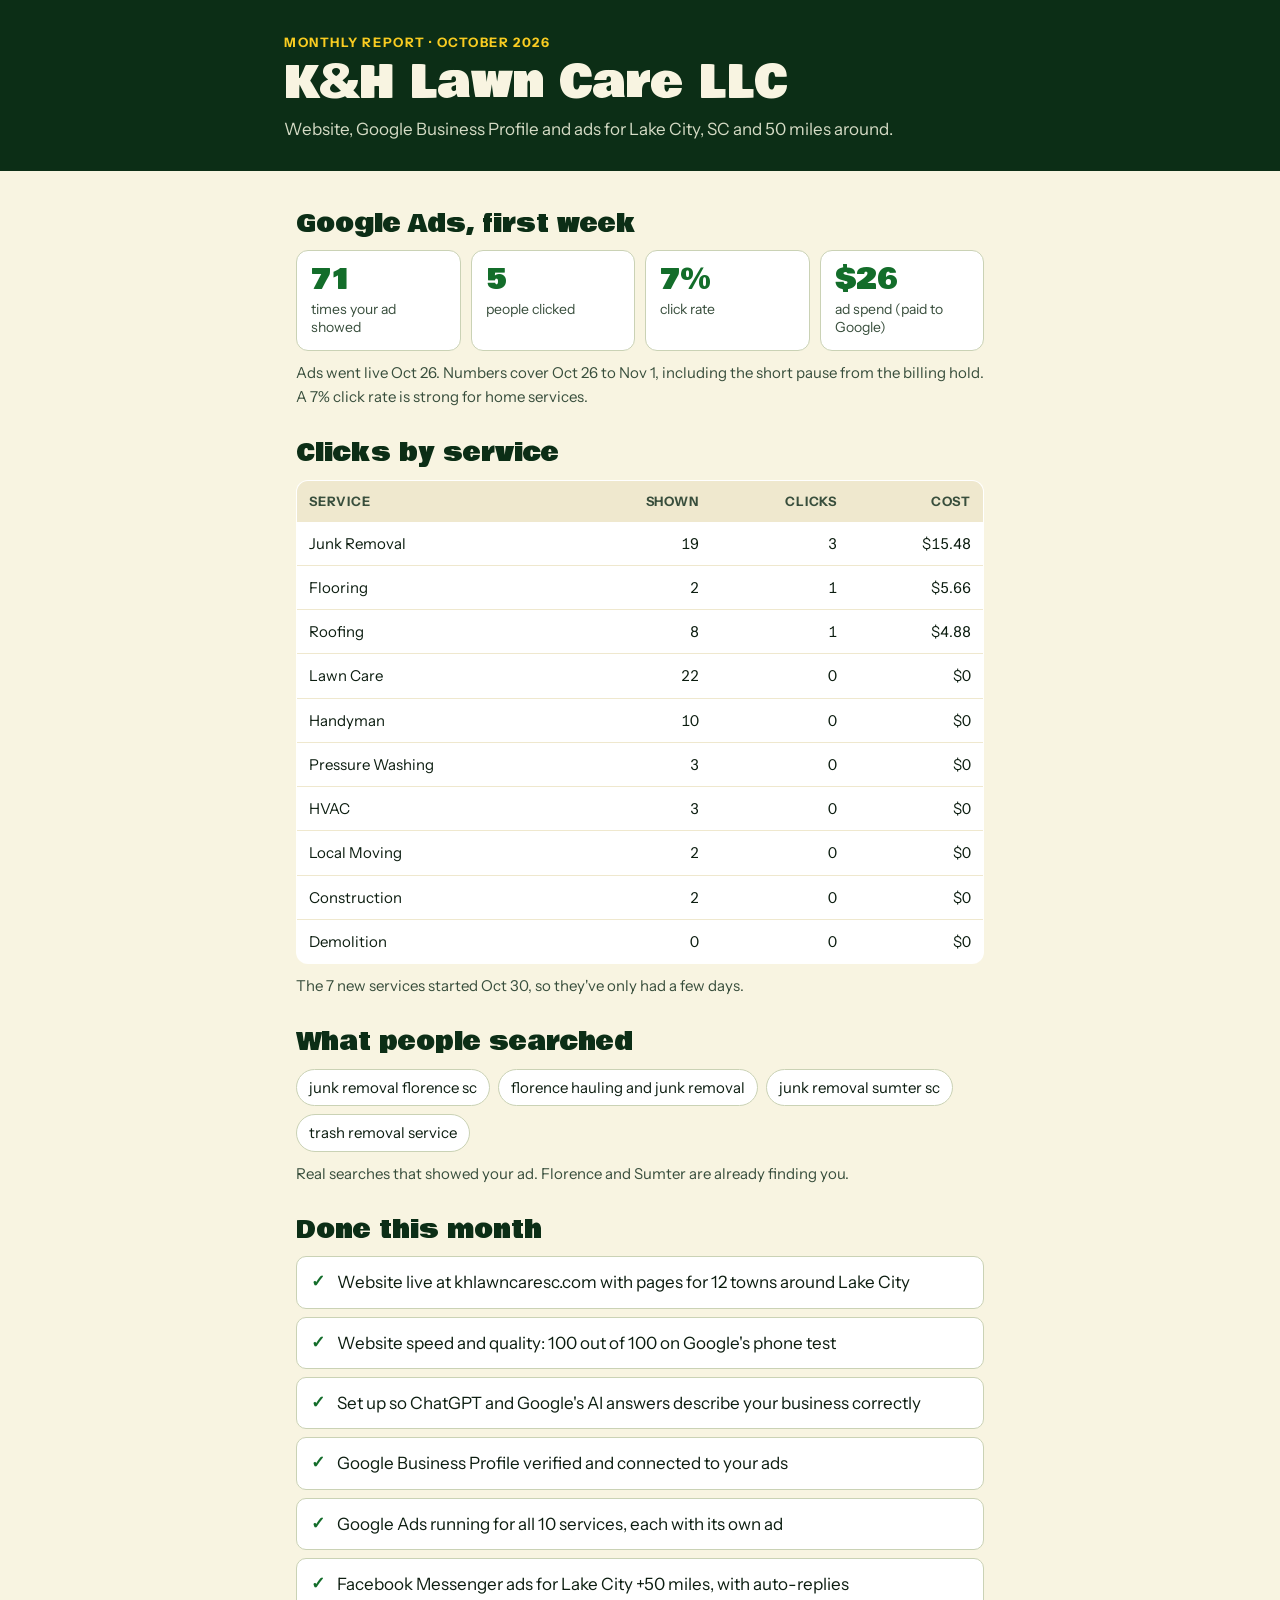
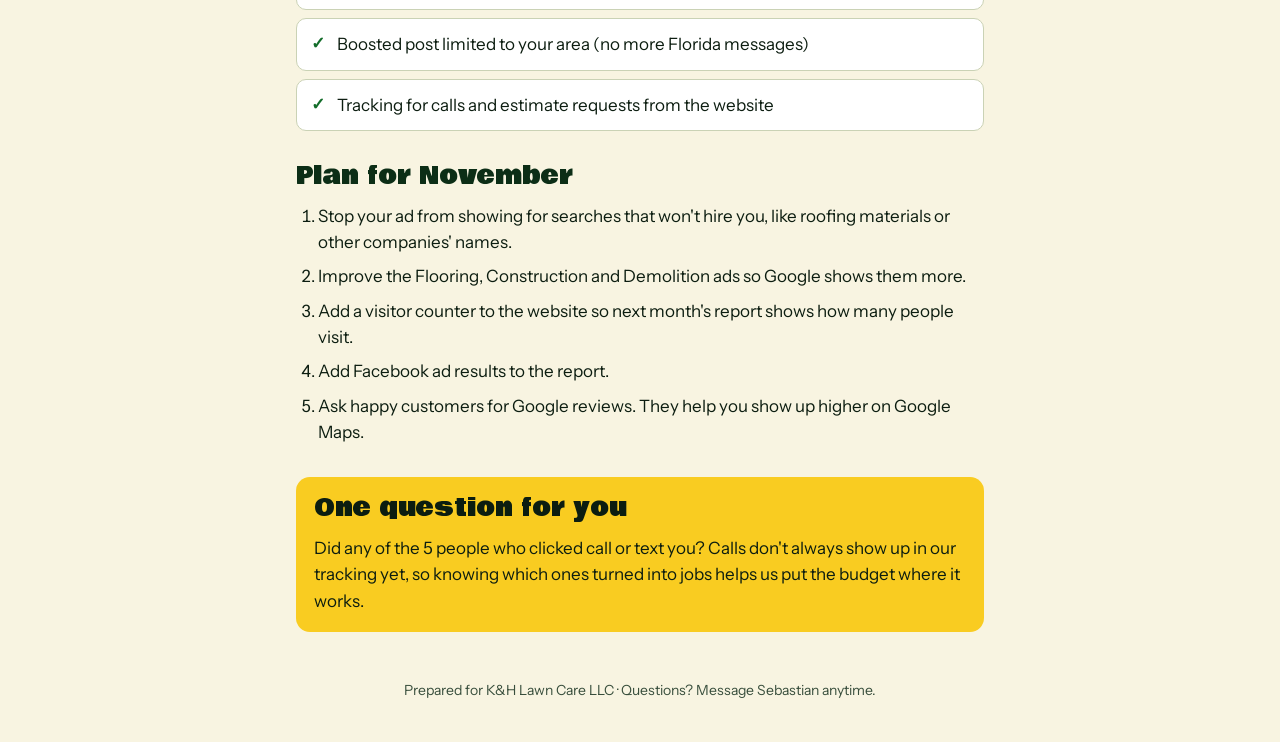
<file: reports/october-2026/index.html>
<!doctype html>
<html lang="en">
<head>
<meta charset="utf-8">
<meta name="viewport" content="width=device-width, initial-scale=1">
<meta name="robots" content="noindex, nofollow">
<title>October Report | K&amp;H Lawn Care</title>
<meta name="description" content="Monthly website and ads report for K&amp;H Lawn Care LLC, October 2026.">
<link rel="preconnect" href="https://fonts.googleapis.com">
<link rel="preconnect" href="https://fonts.gstatic.com" crossorigin>
<link href="https://fonts.googleapis.com/css2?family=Bowlby+One&family=Instrument+Sans:wght@400;500;600;700&display=swap" rel="stylesheet">
<style>
  :root {
    --pine: oklch(0.27 0.06 150);
    --leaf: oklch(0.47 0.13 147);
    --gold: oklch(0.86 0.17 92);
    --cream: oklch(0.965 0.025 95);
    --cream-2: oklch(0.93 0.035 95);
    --ink: oklch(0.21 0.035 150);
    --ink-soft: oklch(0.4 0.04 150);
    --rule: oklch(0.85 0.04 120);
    --display: "Bowlby One", "Arial Black", Impact, sans-serif;
    --body: "Instrument Sans", "Helvetica Neue", Helvetica, sans-serif;
  }
  * { box-sizing: border-box; }
  body { margin: 0; font-family: var(--body); font-size: 17px; line-height: 1.55; color: var(--ink); background: var(--cream); -webkit-font-smoothing: antialiased; }
  header { background: var(--pine); color: var(--cream); padding: 32px 16px 28px; }
  main, .wrap { max-width: 720px; margin: 0 auto; }
  header .wrap { padding: 0 4px; }
  .kicker { font-size: 13px; letter-spacing: .12em; text-transform: uppercase; color: var(--gold); font-weight: 700; margin: 0 0 8px; }
  h1 { font-family: var(--display); font-weight: 400; font-size: clamp(30px, 8vw, 44px); line-height: 1.05; margin: 0 0 10px; }
  header p { margin: 0; color: oklch(0.88 0.03 120); }
  main { padding: 8px 16px 48px; }
  section { margin-top: 32px; }
  h2 { font-family: var(--display); font-weight: 400; font-size: 24px; line-height: 1.15; margin: 0 0 12px; color: var(--pine); }
  .stats { display: grid; grid-template-columns: repeat(2, 1fr); gap: 10px; }
  @media (min-width: 560px) { .stats { grid-template-columns: repeat(4, 1fr); } }
  .stat { background: #fff; border: 1px solid var(--rule); border-radius: 12px; padding: 14px; }
  .stat b { display: block; font-family: var(--display); font-weight: 400; font-size: 28px; color: var(--leaf); line-height: 1.1; font-variant-numeric: tabular-nums; }
  .stat span { display: block; margin-top: 4px; font-size: 14px; line-height: 1.3; color: var(--ink-soft); }
  .note { font-size: 15px; color: var(--ink-soft); margin: 10px 0 0; }
  ul.done { list-style: none; padding: 0; margin: 0; display: grid; gap: 8px; }
  ul.done li { background: #fff; border: 1px solid var(--rule); border-radius: 10px; padding: 12px 14px 12px 40px; position: relative; }
  ul.done li::before { content: "✓"; position: absolute; left: 14px; top: 11px; color: var(--leaf); font-weight: 700; }
  table { width: 100%; border-collapse: collapse; background: #fff; border: 1px solid var(--rule); border-radius: 12px; overflow: hidden; font-size: 15px; font-variant-numeric: tabular-nums; }
  th, td { text-align: left; padding: 10px 12px; border-bottom: 1px solid var(--cream-2); }
  th { background: var(--cream-2); font-size: 13px; text-transform: uppercase; letter-spacing: .06em; color: var(--ink-soft); }
  td.n, th.n { text-align: right; }
  tr:last-child td { border-bottom: 0; }
  .terms { display: flex; flex-wrap: wrap; gap: 8px; padding: 0; margin: 0; list-style: none; }
  .terms li { background: #fff; border: 1px solid var(--rule); border-radius: 999px; padding: 6px 12px; font-size: 15px; }
  ol.next { padding-left: 22px; margin: 0; display: grid; gap: 8px; }
  .ask { background: var(--gold); border-radius: 14px; padding: 18px; }
  .ask h2 { color: var(--ink); }
  .ask p { margin: 0; }
  footer { text-align: center; font-size: 14px; color: var(--ink-soft); padding: 0 16px 40px; }
</style>
</head>
<body>
<header>
  <div class="wrap">
    <p class="kicker">Monthly report · October 2026</p>
    <h1>K&amp;H Lawn Care LLC</h1>
    <p>Website, Google Business Profile and ads for Lake City, SC and 50 miles around.</p>
  </div>
</header>

<main>
  <section>
    <h2>Google Ads, first week</h2>
    <div class="stats">
      <div class="stat"><b>71</b><span>times your ad showed</span></div>
      <div class="stat"><b>5</b><span>people clicked</span></div>
      <div class="stat"><b>7%</b><span>click rate</span></div>
      <div class="stat"><b>$26</b><span>ad spend (paid to Google)</span></div>
    </div>
    <p class="note">Ads went live Oct 26. Numbers cover Oct 26 to Nov 1, including the short pause from the billing hold. A 7% click rate is strong for home services.</p>
  </section>

  <section>
    <h2>Clicks by service</h2>
    <table>
      <thead><tr><th>Service</th><th class="n">Shown</th><th class="n">Clicks</th><th class="n">Cost</th></tr></thead>
      <tbody>
        <tr><td>Junk Removal</td><td class="n">19</td><td class="n">3</td><td class="n">$15.48</td></tr>
        <tr><td>Flooring</td><td class="n">2</td><td class="n">1</td><td class="n">$5.66</td></tr>
        <tr><td>Roofing</td><td class="n">8</td><td class="n">1</td><td class="n">$4.88</td></tr>
        <tr><td>Lawn Care</td><td class="n">22</td><td class="n">0</td><td class="n">$0</td></tr>
        <tr><td>Handyman</td><td class="n">10</td><td class="n">0</td><td class="n">$0</td></tr>
        <tr><td>Pressure Washing</td><td class="n">3</td><td class="n">0</td><td class="n">$0</td></tr>
        <tr><td>HVAC</td><td class="n">3</td><td class="n">0</td><td class="n">$0</td></tr>
        <tr><td>Local Moving</td><td class="n">2</td><td class="n">0</td><td class="n">$0</td></tr>
        <tr><td>Construction</td><td class="n">2</td><td class="n">0</td><td class="n">$0</td></tr>
        <tr><td>Demolition</td><td class="n">0</td><td class="n">0</td><td class="n">$0</td></tr>
      </tbody>
    </table>
    <p class="note">The 7 new services started Oct 30, so they've only had a few days.</p>
  </section>

  <section>
    <h2>What people searched</h2>
    <ul class="terms">
      <li>junk removal florence sc</li>
      <li>florence hauling and junk removal</li>
      <li>junk removal sumter sc</li>
      <li>trash removal service</li>
    </ul>
    <p class="note">Real searches that showed your ad. Florence and Sumter are already finding you.</p>
  </section>

  <section>
    <h2>Done this month</h2>
    <ul class="done">
      <li>Website live at khlawncaresc.com with pages for 12 towns around Lake City</li>
      <li>Website speed and quality: 100 out of 100 on Google's phone test</li>
      <li>Set up so ChatGPT and Google's AI answers describe your business correctly</li>
      <li>Google Business Profile verified and connected to your ads</li>
      <li>Google Ads running for all 10 services, each with its own ad</li>
      <li>Facebook Messenger ads for Lake City +50 miles, with auto-replies</li>
      <li>Boosted post limited to your area (no more Florida messages)</li>
      <li>Tracking for calls and estimate requests from the website</li>
    </ul>
  </section>

  <section>
    <h2>Plan for November</h2>
    <ol class="next">
      <li>Stop your ad from showing for searches that won't hire you, like roofing materials or other companies' names.</li>
      <li>Improve the Flooring, Construction and Demolition ads so Google shows them more.</li>
      <li>Add a visitor counter to the website so next month's report shows how many people visit.</li>
      <li>Add Facebook ad results to the report.</li>
      <li>Ask happy customers for Google reviews. They help you show up higher on Google Maps.</li>
    </ol>
  </section>

  <section class="ask">
    <h2>One question for you</h2>
    <p>Did any of the 5 people who clicked call or text you? Calls don't always show up in our tracking yet, so knowing which ones turned into jobs helps us put the budget where it works.</p>
  </section>
</main>

<footer>Prepared for K&amp;H Lawn Care LLC · Questions? Message Sebastian anytime.</footer>
</body>
</html>
</file>
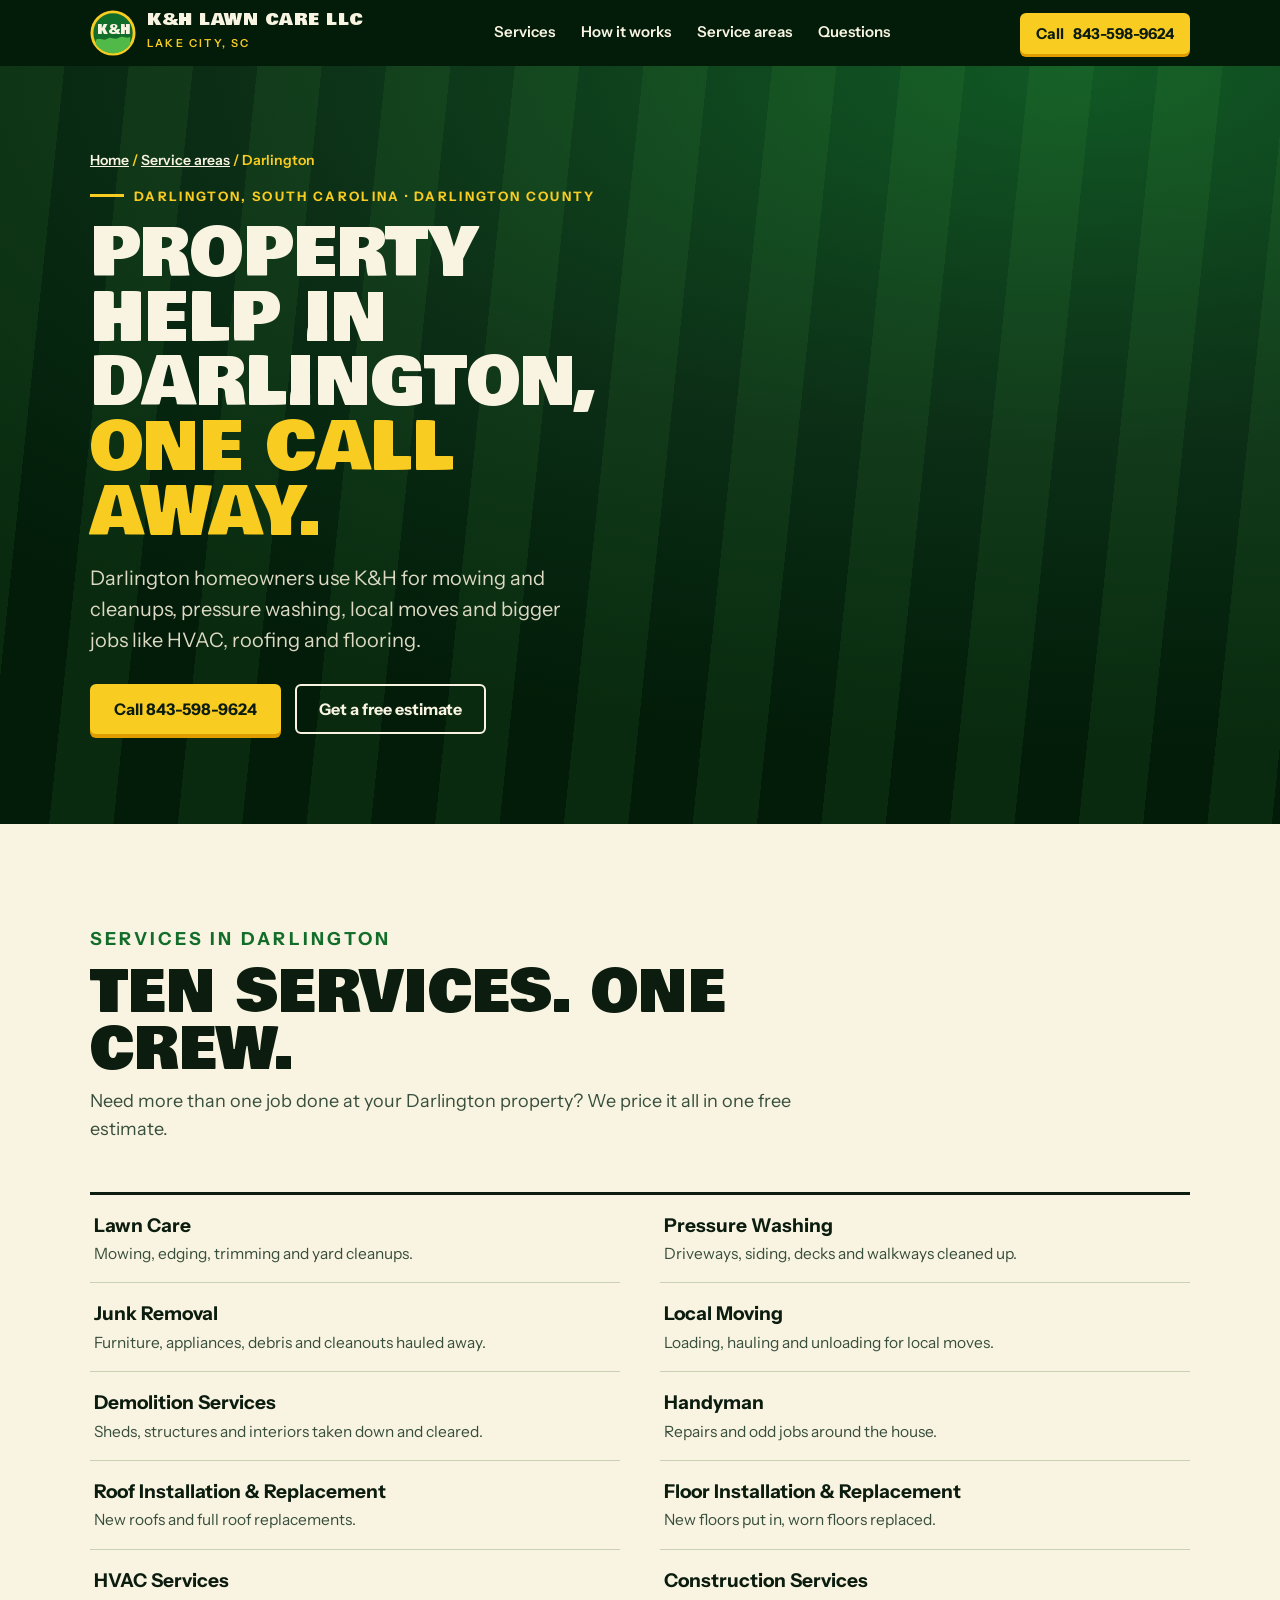
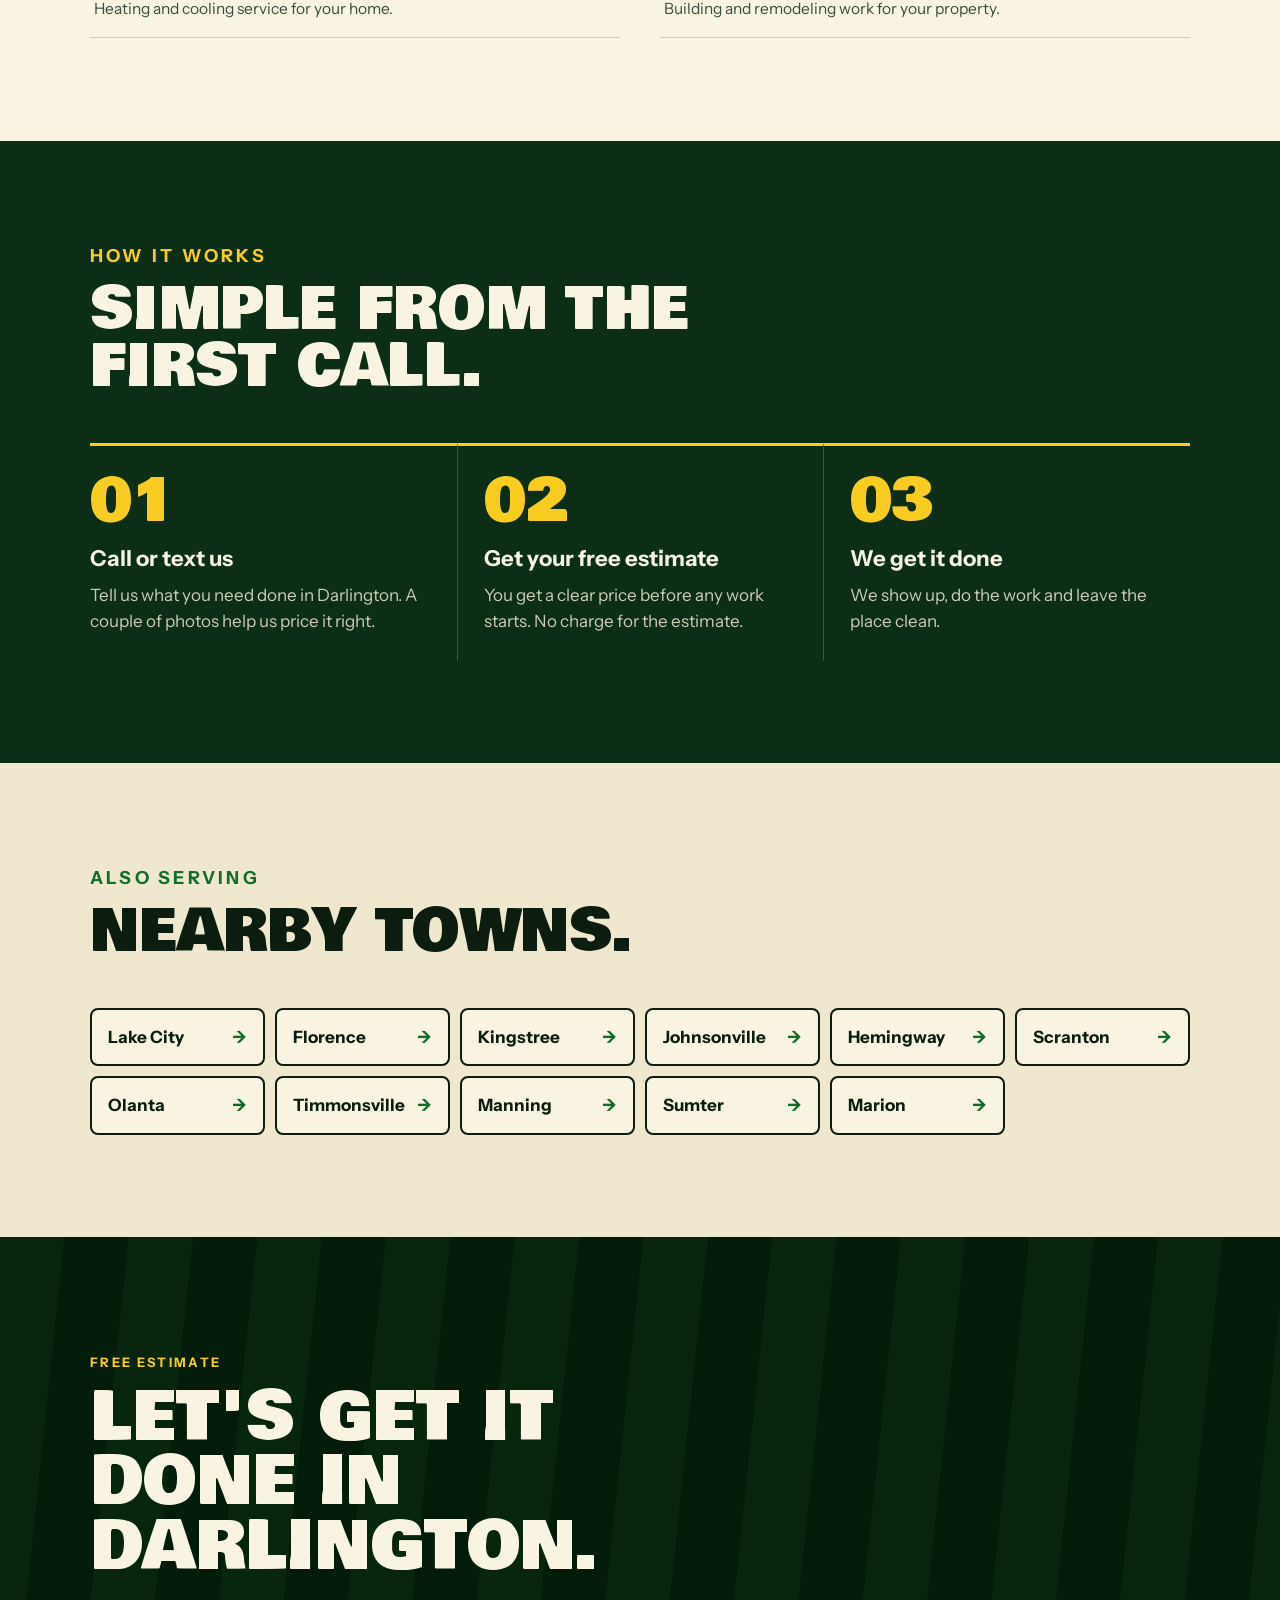
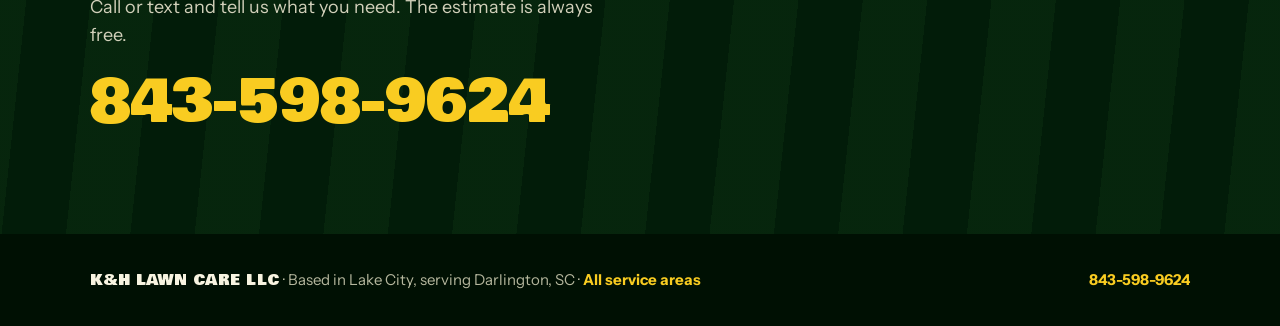
<file: service-areas/darlington/index.html>
<!doctype html>
<html lang="en">
<head>
<meta charset="utf-8">
<meta name="viewport" content="width=device-width, initial-scale=1">
<title>Lawn Care, Junk Removal &amp; Home Services in Darlington, SC | K&amp;H Lawn Care LLC</title>
<meta name="description" content="K&amp;H Lawn Care LLC serves Darlington, SC (Darlington County): lawn care, pressure washing, junk removal, local moving, handyman, roofing, flooring, HVAC, construction and demolition. Free estimates. Call 843-598-9624.">
<link rel="canonical" href="https://khlawncaresc.com/service-areas/darlington/">
<meta property="og:title" content="K&amp;H Lawn Care LLC | Darlington, SC">
<meta property="og:description" content="K&amp;H Lawn Care LLC serves Darlington, SC (Darlington County): lawn care, pressure washing, junk removal, local moving, handyman, roofing, flooring, HVAC, construction and demolition. Free estimates. Call 843-598-9624.">
<meta property="og:url" content="https://khlawncaresc.com/service-areas/darlington/">
<script src="../../assets/track.js?v=3"></script>
<meta name="theme-color" content="#12351d">
<link rel="preconnect" href="https://fonts.googleapis.com">
<link rel="preconnect" href="https://fonts.gstatic.com" crossorigin>
<link rel="preload" as="style" href="https://fonts.googleapis.com/css2?family=Bowlby+One&family=Instrument+Sans:wght@400;500;600;700&display=swap" onload="this.onload=null;this.rel='stylesheet'">
<noscript><link href="https://fonts.googleapis.com/css2?family=Bowlby+One&family=Instrument+Sans:wght@400;500;600;700&display=swap" rel="stylesheet"></noscript>
<link rel="stylesheet" href="../../assets/site.css">
<script type="application/ld+json">
{
  "@context": "https://schema.org",
  "@type": "HomeAndConstructionBusiness",
  "@id": "https://khlawncaresc.com/#business",
  "name": "K&H Lawn Care LLC",
  "description": "K&H Lawn Care LLC serves Darlington, SC from its base in Lake City, SC: lawn care, pressure washing, junk removal, local moving, handyman, roofing, flooring, HVAC, construction and demolition.",
  "url": "https://khlawncaresc.com/",
  "telephone": "+1-843-598-9624",
  "address": {
    "@type": "PostalAddress",
    "addressLocality": "Lake City",
    "addressRegion": "SC",
    "addressCountry": "US"
  },
  "areaServed": {
    "@type": "City",
    "name": "Darlington, SC"
  },
  "sameAs": [
    "https://www.facebook.com/profile.php?id=61596046041411"
  ],
  "makesOffer": [
    "Lawn Care",
    "Pressure Washing",
    "Junk Removal",
    "Local Moving",
    "Demolition Services",
    "Handyman",
    "Roof Installation & Replacement",
    "Floor Installation & Replacement",
    "HVAC Services",
    "Construction Services"
  ]
}
</script>
</head>
<body>
<a class="skip" href="#services">Skip to services</a>
<header class="bar">
  <div class="wrap">
    <a class="brand" href="../../" aria-label="K&amp;H Lawn Care LLC, home">
      <svg viewBox="0 0 48 48" aria-hidden="true">
        <circle cx="24" cy="24" r="22" fill="oklch(0.47 0.13 147)" stroke="oklch(0.86 0.17 92)" stroke-width="3"/>
        <path d="M6 31c5-3 8 2 12-1s7 2 12-1 8 2 12-1v8a22 22 0 0 1-36 0z" fill="oklch(0.7 0.18 142)"/>
        <text x="24" y="25" text-anchor="middle" font-family="Bowlby One, Arial Black, sans-serif" font-size="13" fill="oklch(0.965 0.025 95)">K&amp;H</text>
      </svg>
      <span><b>K&amp;H Lawn Care LLC</b><small>LAKE CITY, SC</small></span>
    </a>
    <nav aria-label="Main">
      <a href="../../#services">Services</a>
      <a href="../../#how">How it works</a>
      <a href="../../#areas">Service areas</a>
      <a href="../../#questions">Questions</a>
    </nav>
    <a class="btn btn-gold" href="tel:+18435989624"><span>Call </span>843-598-9624</a>
  </div>
</header>
<main>
  <div class="hero">
    <div class="wrap">
      <div>
        <p class="crumbs"><a href="../../">Home</a> / <a href="../../#areas">Service areas</a> / Darlington</p>
        <p class="eyebrow">Darlington, South Carolina · Darlington County</p>
        <h1 class="display">Property help in Darlington, <em>one call away.</em></h1>
        <p class="sub">Darlington homeowners use K&amp;H for mowing and cleanups, pressure washing, local moves and bigger jobs like HVAC, roofing and flooring.</p>
        <div class="actions">
          <a class="btn btn-gold" href="tel:+18435989624">Call 843-598-9624</a>
          <a class="btn btn-line" href="../../#estimate">Get a free estimate</a>
        </div>
      </div>
    </div>
  </div>

  <section id="services">
    <div class="wrap">
      <div class="sec-head">
        <p class="eyebrow">Services in Darlington</p>
        <h2 class="display">Ten services. One crew.</h2>
        <p>Need more than one job done at your Darlington property? We price it all in one free estimate.</p>
      </div>
      <ul class="svc-list">
        <li><b>Lawn Care</b><span>Mowing, edging, trimming and yard cleanups.</span></li>
        <li><b>Pressure Washing</b><span>Driveways, siding, decks and walkways cleaned up.</span></li>
        <li><b>Junk Removal</b><span>Furniture, appliances, debris and cleanouts hauled away.</span></li>
        <li><b>Local Moving</b><span>Loading, hauling and unloading for local moves.</span></li>
        <li><b>Demolition Services</b><span>Sheds, structures and interiors taken down and cleared.</span></li>
        <li><b>Handyman</b><span>Repairs and odd jobs around the house.</span></li>
        <li><b>Roof Installation &amp; Replacement</b><span>New roofs and full roof replacements.</span></li>
        <li><b>Floor Installation &amp; Replacement</b><span>New floors put in, worn floors replaced.</span></li>
        <li><b>HVAC Services</b><span>Heating and cooling service for your home.</span></li>
        <li><b>Construction Services</b><span>Building and remodeling work for your property.</span></li>
      </ul>
    </div>
  </section>

  <section class="how">
    <div class="wrap">
      <div class="sec-head">
        <p class="eyebrow">How it works</p>
        <h2 class="display">Simple from the first call.</h2>
      </div>
      <ol class="steps">
        <li><h3>Call or text us</h3><p>Tell us what you need done in Darlington. A couple of photos help us price it right.</p></li>
        <li><h3>Get your free estimate</h3><p>You get a clear price before any work starts. No charge for the estimate.</p></li>
        <li><h3>We get it done</h3><p>We show up, do the work and leave the place clean.</p></li>
      </ol>
    </div>
  </section>

  <section class="areas">
    <div class="wrap">
      <div class="sec-head">
        <p class="eyebrow">Also serving</p>
        <h2 class="display">Nearby towns.</h2>
      </div>
      <ul class="area-grid">
          <li><a href="../lake-city/">Lake City</a></li>
          <li><a href="../florence/">Florence</a></li>
          <li><a href="../kingstree/">Kingstree</a></li>
          <li><a href="../johnsonville/">Johnsonville</a></li>
          <li><a href="../hemingway/">Hemingway</a></li>
          <li><a href="../scranton/">Scranton</a></li>
          <li><a href="../olanta/">Olanta</a></li>
          <li><a href="../timmonsville/">Timmonsville</a></li>
          <li><a href="../manning/">Manning</a></li>
          <li><a href="../sumter/">Sumter</a></li>
          <li><a href="../marion/">Marion</a></li>
      </ul>
    </div>
  </section>

  <section class="estimate">
    <div class="wrap est-grid">
      <div>
        <p class="eyebrow">Free estimate</p>
        <h2 class="display">Let's get it done in Darlington.</h2>
        <p class="sub">Call or text and tell us what you need. The estimate is always free.</p>
        <a class="phone" href="tel:+18435989624">843-598-9624</a>
      </div>
    </div>
  </section>
</main>

<footer>
  <div class="wrap">
    <span><b>K&amp;H Lawn Care LLC</b> · Based in Lake City, serving Darlington, SC · <a href="../../#areas">All service areas</a></span>
    <a href="tel:+18435989624">843-598-9624</a>
  </div>
</footer>

<div class="callbar">
  <a class="c1" href="tel:+18435989624">Call now</a>
  <a class="c2" href="sms:+18435989624">Text us</a>
</div>
</body>
</html>
</file>
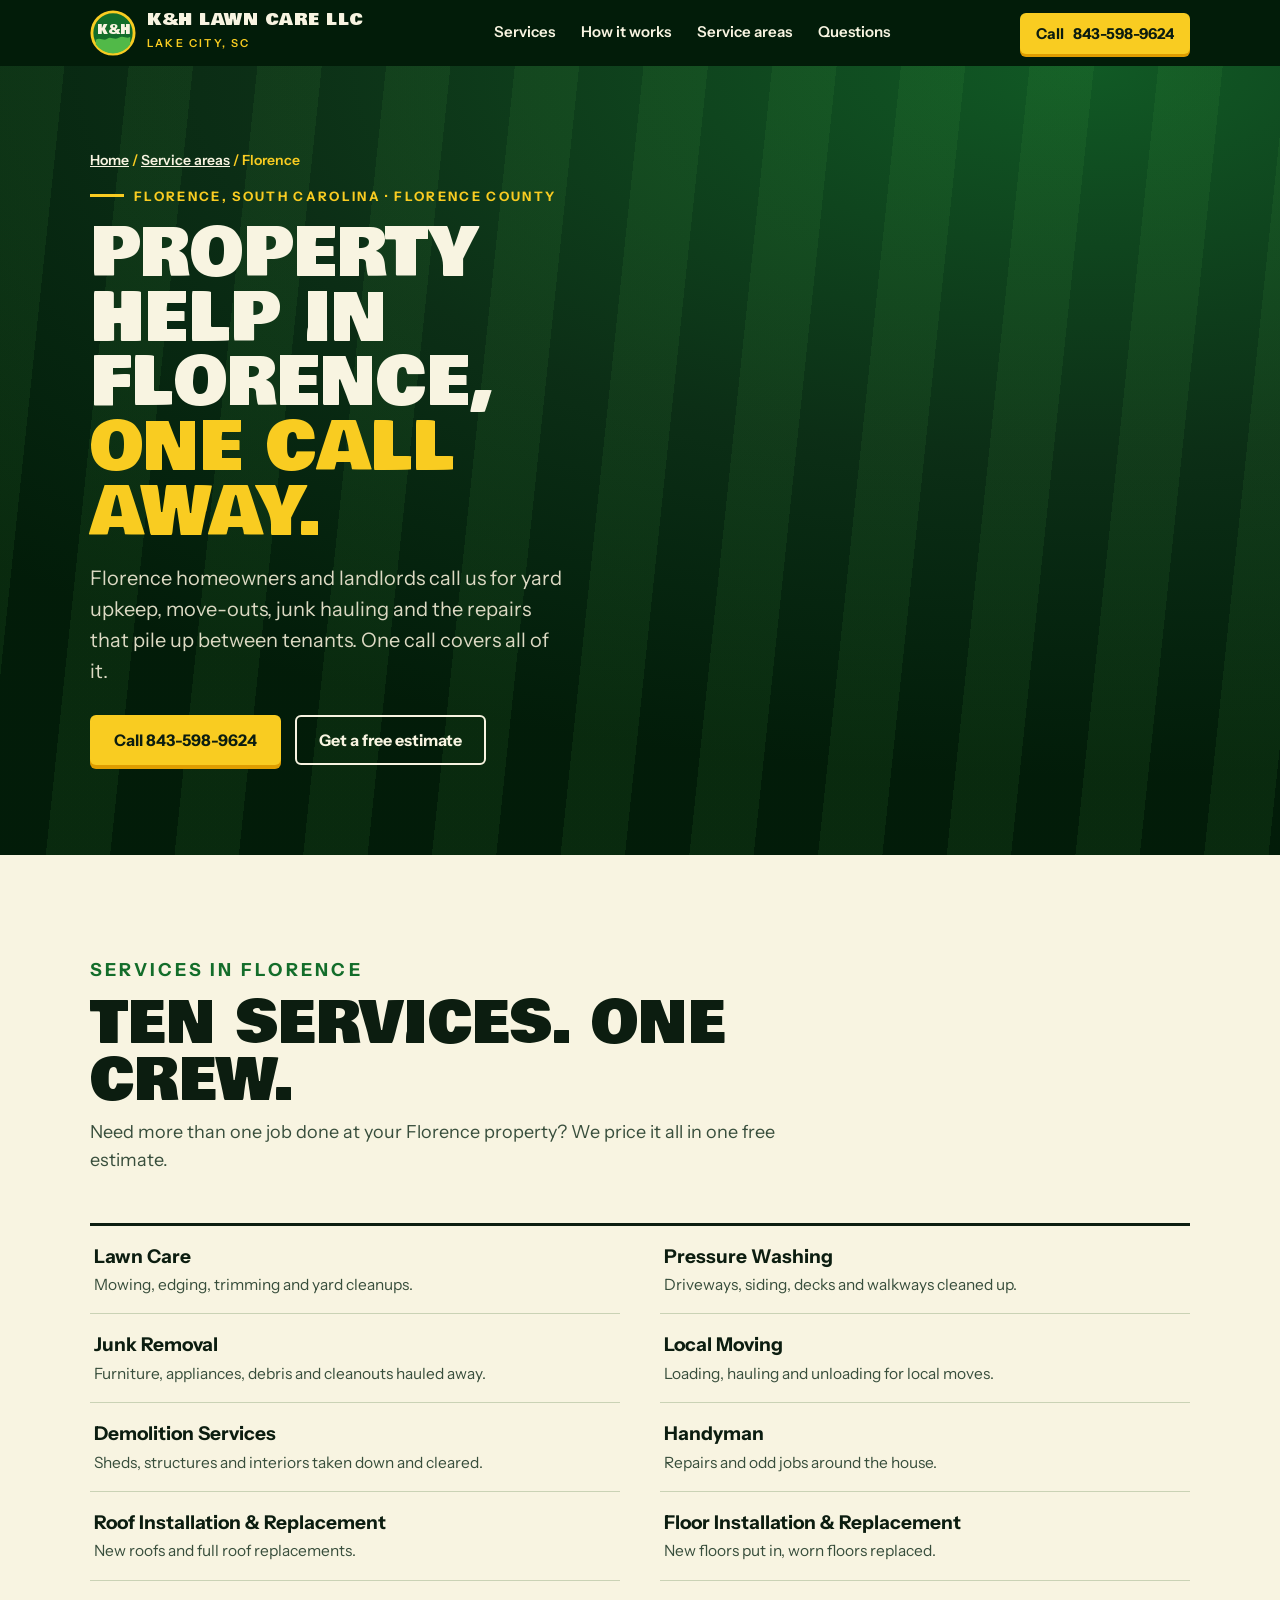
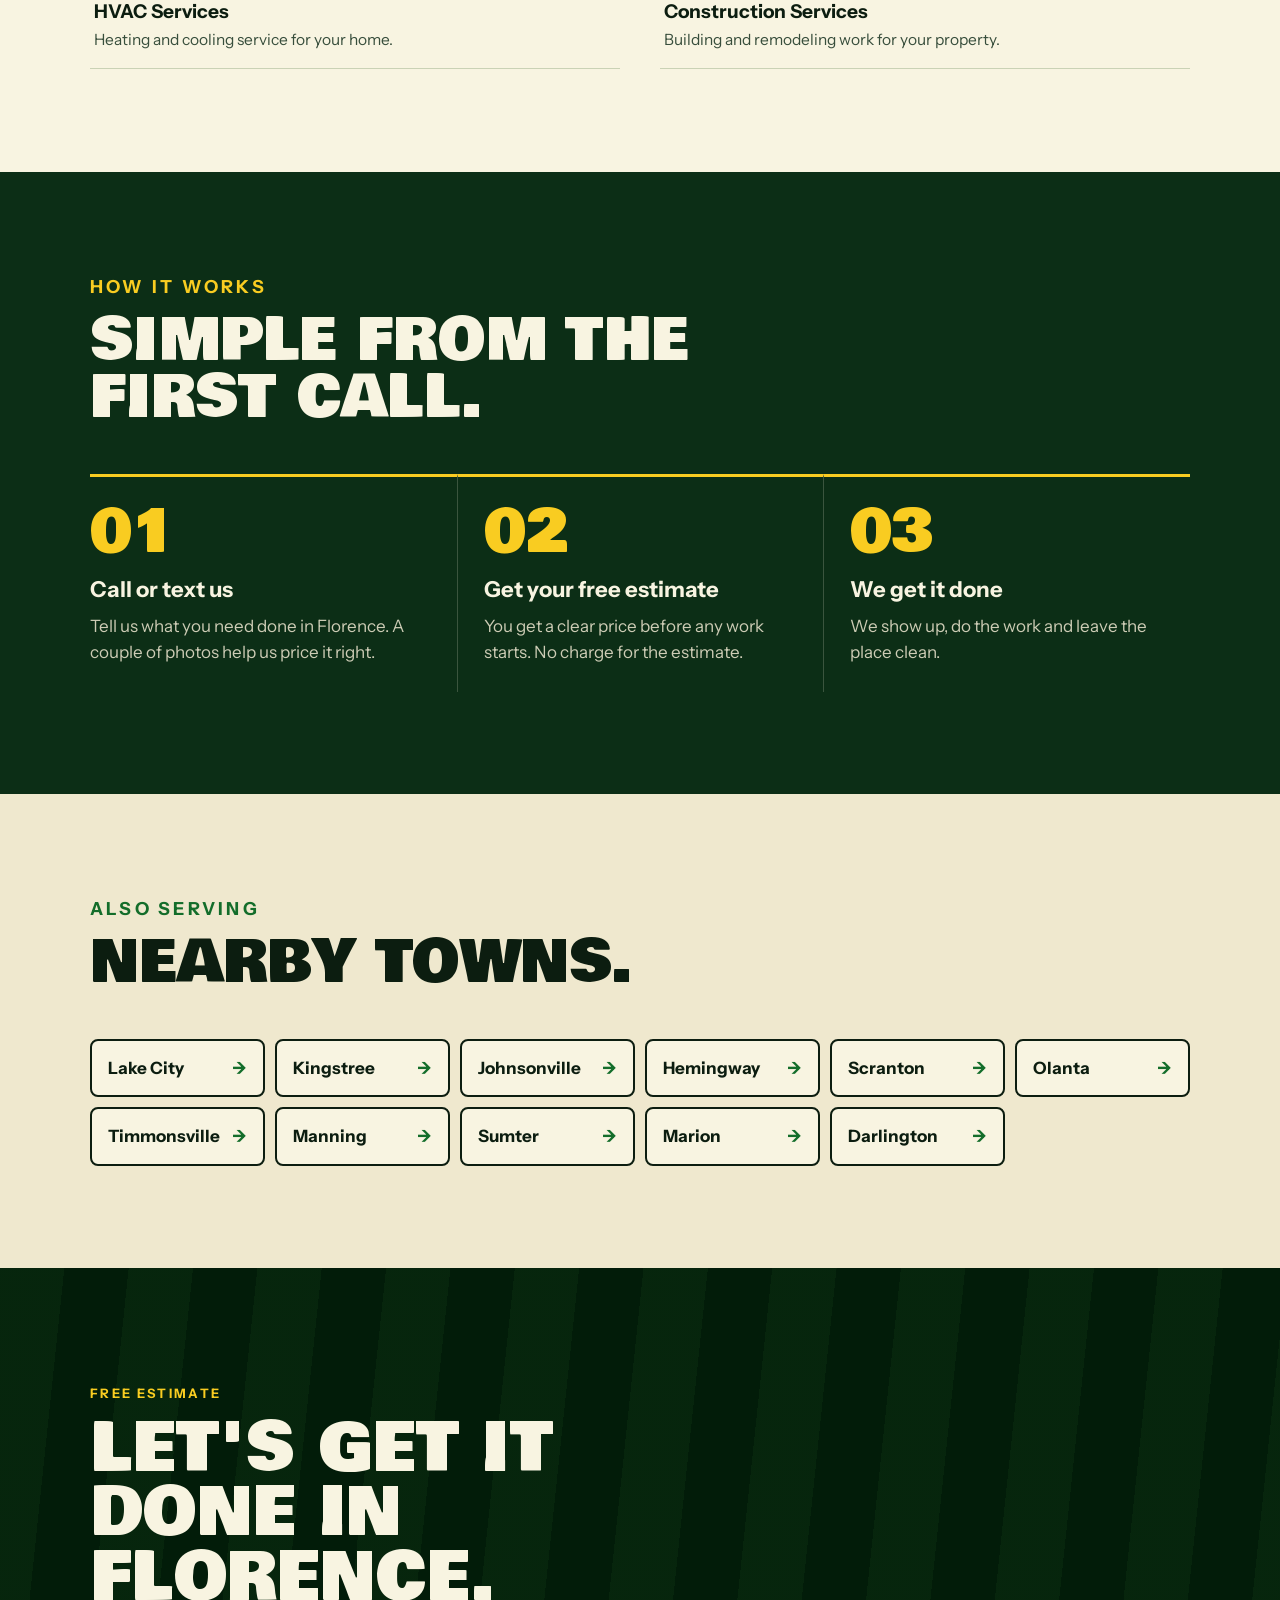
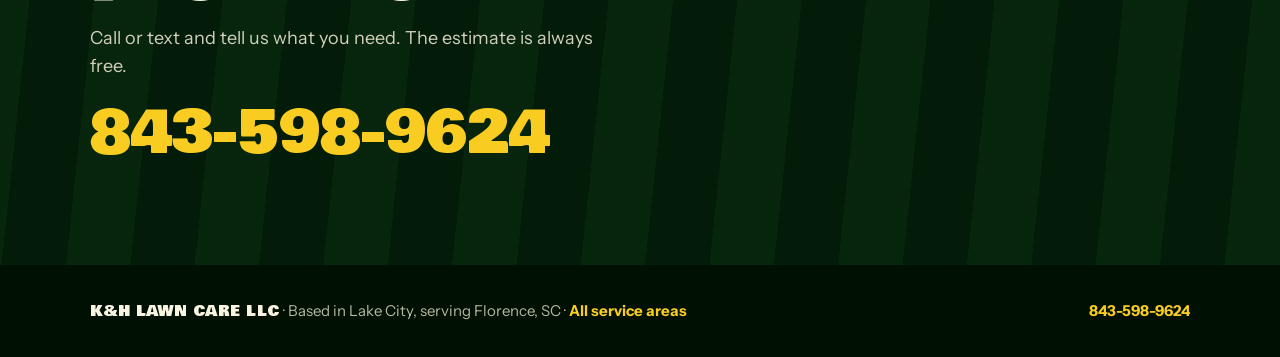
<file: service-areas/florence/index.html>
<!doctype html>
<html lang="en">
<head>
<meta charset="utf-8">
<meta name="viewport" content="width=device-width, initial-scale=1">
<title>Lawn Care, Junk Removal &amp; Home Services in Florence, SC | K&amp;H Lawn Care LLC</title>
<meta name="description" content="K&amp;H Lawn Care LLC serves Florence, SC (Florence County): lawn care, pressure washing, junk removal, local moving, handyman, roofing, flooring, HVAC, construction and demolition. Free estimates. Call 843-598-9624.">
<link rel="canonical" href="https://khlawncaresc.com/service-areas/florence/">
<meta property="og:title" content="K&amp;H Lawn Care LLC | Florence, SC">
<meta property="og:description" content="K&amp;H Lawn Care LLC serves Florence, SC (Florence County): lawn care, pressure washing, junk removal, local moving, handyman, roofing, flooring, HVAC, construction and demolition. Free estimates. Call 843-598-9624.">
<meta property="og:url" content="https://khlawncaresc.com/service-areas/florence/">
<script src="../../assets/track.js?v=3"></script>
<meta name="theme-color" content="#12351d">
<link rel="preconnect" href="https://fonts.googleapis.com">
<link rel="preconnect" href="https://fonts.gstatic.com" crossorigin>
<link rel="preload" as="style" href="https://fonts.googleapis.com/css2?family=Bowlby+One&family=Instrument+Sans:wght@400;500;600;700&display=swap" onload="this.onload=null;this.rel='stylesheet'">
<noscript><link href="https://fonts.googleapis.com/css2?family=Bowlby+One&family=Instrument+Sans:wght@400;500;600;700&display=swap" rel="stylesheet"></noscript>
<link rel="stylesheet" href="../../assets/site.css">
<script type="application/ld+json">
{
  "@context": "https://schema.org",
  "@type": "HomeAndConstructionBusiness",
  "@id": "https://khlawncaresc.com/#business",
  "name": "K&H Lawn Care LLC",
  "description": "K&H Lawn Care LLC serves Florence, SC from its base in Lake City, SC: lawn care, pressure washing, junk removal, local moving, handyman, roofing, flooring, HVAC, construction and demolition.",
  "url": "https://khlawncaresc.com/",
  "telephone": "+1-843-598-9624",
  "address": {
    "@type": "PostalAddress",
    "addressLocality": "Lake City",
    "addressRegion": "SC",
    "addressCountry": "US"
  },
  "areaServed": {
    "@type": "City",
    "name": "Florence, SC"
  },
  "sameAs": [
    "https://www.facebook.com/profile.php?id=61596046041411"
  ],
  "makesOffer": [
    "Lawn Care",
    "Pressure Washing",
    "Junk Removal",
    "Local Moving",
    "Demolition Services",
    "Handyman",
    "Roof Installation & Replacement",
    "Floor Installation & Replacement",
    "HVAC Services",
    "Construction Services"
  ]
}
</script>
</head>
<body>
<a class="skip" href="#services">Skip to services</a>
<header class="bar">
  <div class="wrap">
    <a class="brand" href="../../" aria-label="K&amp;H Lawn Care LLC, home">
      <svg viewBox="0 0 48 48" aria-hidden="true">
        <circle cx="24" cy="24" r="22" fill="oklch(0.47 0.13 147)" stroke="oklch(0.86 0.17 92)" stroke-width="3"/>
        <path d="M6 31c5-3 8 2 12-1s7 2 12-1 8 2 12-1v8a22 22 0 0 1-36 0z" fill="oklch(0.7 0.18 142)"/>
        <text x="24" y="25" text-anchor="middle" font-family="Bowlby One, Arial Black, sans-serif" font-size="13" fill="oklch(0.965 0.025 95)">K&amp;H</text>
      </svg>
      <span><b>K&amp;H Lawn Care LLC</b><small>LAKE CITY, SC</small></span>
    </a>
    <nav aria-label="Main">
      <a href="../../#services">Services</a>
      <a href="../../#how">How it works</a>
      <a href="../../#areas">Service areas</a>
      <a href="../../#questions">Questions</a>
    </nav>
    <a class="btn btn-gold" href="tel:+18435989624"><span>Call </span>843-598-9624</a>
  </div>
</header>
<main>
  <div class="hero">
    <div class="wrap">
      <div>
        <p class="crumbs"><a href="../../">Home</a> / <a href="../../#areas">Service areas</a> / Florence</p>
        <p class="eyebrow">Florence, South Carolina · Florence County</p>
        <h1 class="display">Property help in Florence, <em>one call away.</em></h1>
        <p class="sub">Florence homeowners and landlords call us for yard upkeep, move-outs, junk hauling and the repairs that pile up between tenants. One call covers all of it.</p>
        <div class="actions">
          <a class="btn btn-gold" href="tel:+18435989624">Call 843-598-9624</a>
          <a class="btn btn-line" href="../../#estimate">Get a free estimate</a>
        </div>
      </div>
    </div>
  </div>

  <section id="services">
    <div class="wrap">
      <div class="sec-head">
        <p class="eyebrow">Services in Florence</p>
        <h2 class="display">Ten services. One crew.</h2>
        <p>Need more than one job done at your Florence property? We price it all in one free estimate.</p>
      </div>
      <ul class="svc-list">
        <li><b>Lawn Care</b><span>Mowing, edging, trimming and yard cleanups.</span></li>
        <li><b>Pressure Washing</b><span>Driveways, siding, decks and walkways cleaned up.</span></li>
        <li><b>Junk Removal</b><span>Furniture, appliances, debris and cleanouts hauled away.</span></li>
        <li><b>Local Moving</b><span>Loading, hauling and unloading for local moves.</span></li>
        <li><b>Demolition Services</b><span>Sheds, structures and interiors taken down and cleared.</span></li>
        <li><b>Handyman</b><span>Repairs and odd jobs around the house.</span></li>
        <li><b>Roof Installation &amp; Replacement</b><span>New roofs and full roof replacements.</span></li>
        <li><b>Floor Installation &amp; Replacement</b><span>New floors put in, worn floors replaced.</span></li>
        <li><b>HVAC Services</b><span>Heating and cooling service for your home.</span></li>
        <li><b>Construction Services</b><span>Building and remodeling work for your property.</span></li>
      </ul>
    </div>
  </section>

  <section class="how">
    <div class="wrap">
      <div class="sec-head">
        <p class="eyebrow">How it works</p>
        <h2 class="display">Simple from the first call.</h2>
      </div>
      <ol class="steps">
        <li><h3>Call or text us</h3><p>Tell us what you need done in Florence. A couple of photos help us price it right.</p></li>
        <li><h3>Get your free estimate</h3><p>You get a clear price before any work starts. No charge for the estimate.</p></li>
        <li><h3>We get it done</h3><p>We show up, do the work and leave the place clean.</p></li>
      </ol>
    </div>
  </section>

  <section class="areas">
    <div class="wrap">
      <div class="sec-head">
        <p class="eyebrow">Also serving</p>
        <h2 class="display">Nearby towns.</h2>
      </div>
      <ul class="area-grid">
          <li><a href="../lake-city/">Lake City</a></li>
          <li><a href="../kingstree/">Kingstree</a></li>
          <li><a href="../johnsonville/">Johnsonville</a></li>
          <li><a href="../hemingway/">Hemingway</a></li>
          <li><a href="../scranton/">Scranton</a></li>
          <li><a href="../olanta/">Olanta</a></li>
          <li><a href="../timmonsville/">Timmonsville</a></li>
          <li><a href="../manning/">Manning</a></li>
          <li><a href="../sumter/">Sumter</a></li>
          <li><a href="../marion/">Marion</a></li>
          <li><a href="../darlington/">Darlington</a></li>
      </ul>
    </div>
  </section>

  <section class="estimate">
    <div class="wrap est-grid">
      <div>
        <p class="eyebrow">Free estimate</p>
        <h2 class="display">Let's get it done in Florence.</h2>
        <p class="sub">Call or text and tell us what you need. The estimate is always free.</p>
        <a class="phone" href="tel:+18435989624">843-598-9624</a>
      </div>
    </div>
  </section>
</main>

<footer>
  <div class="wrap">
    <span><b>K&amp;H Lawn Care LLC</b> · Based in Lake City, serving Florence, SC · <a href="../../#areas">All service areas</a></span>
    <a href="tel:+18435989624">843-598-9624</a>
  </div>
</footer>

<div class="callbar">
  <a class="c1" href="tel:+18435989624">Call now</a>
  <a class="c2" href="sms:+18435989624">Text us</a>
</div>
</body>
</html>
</file>
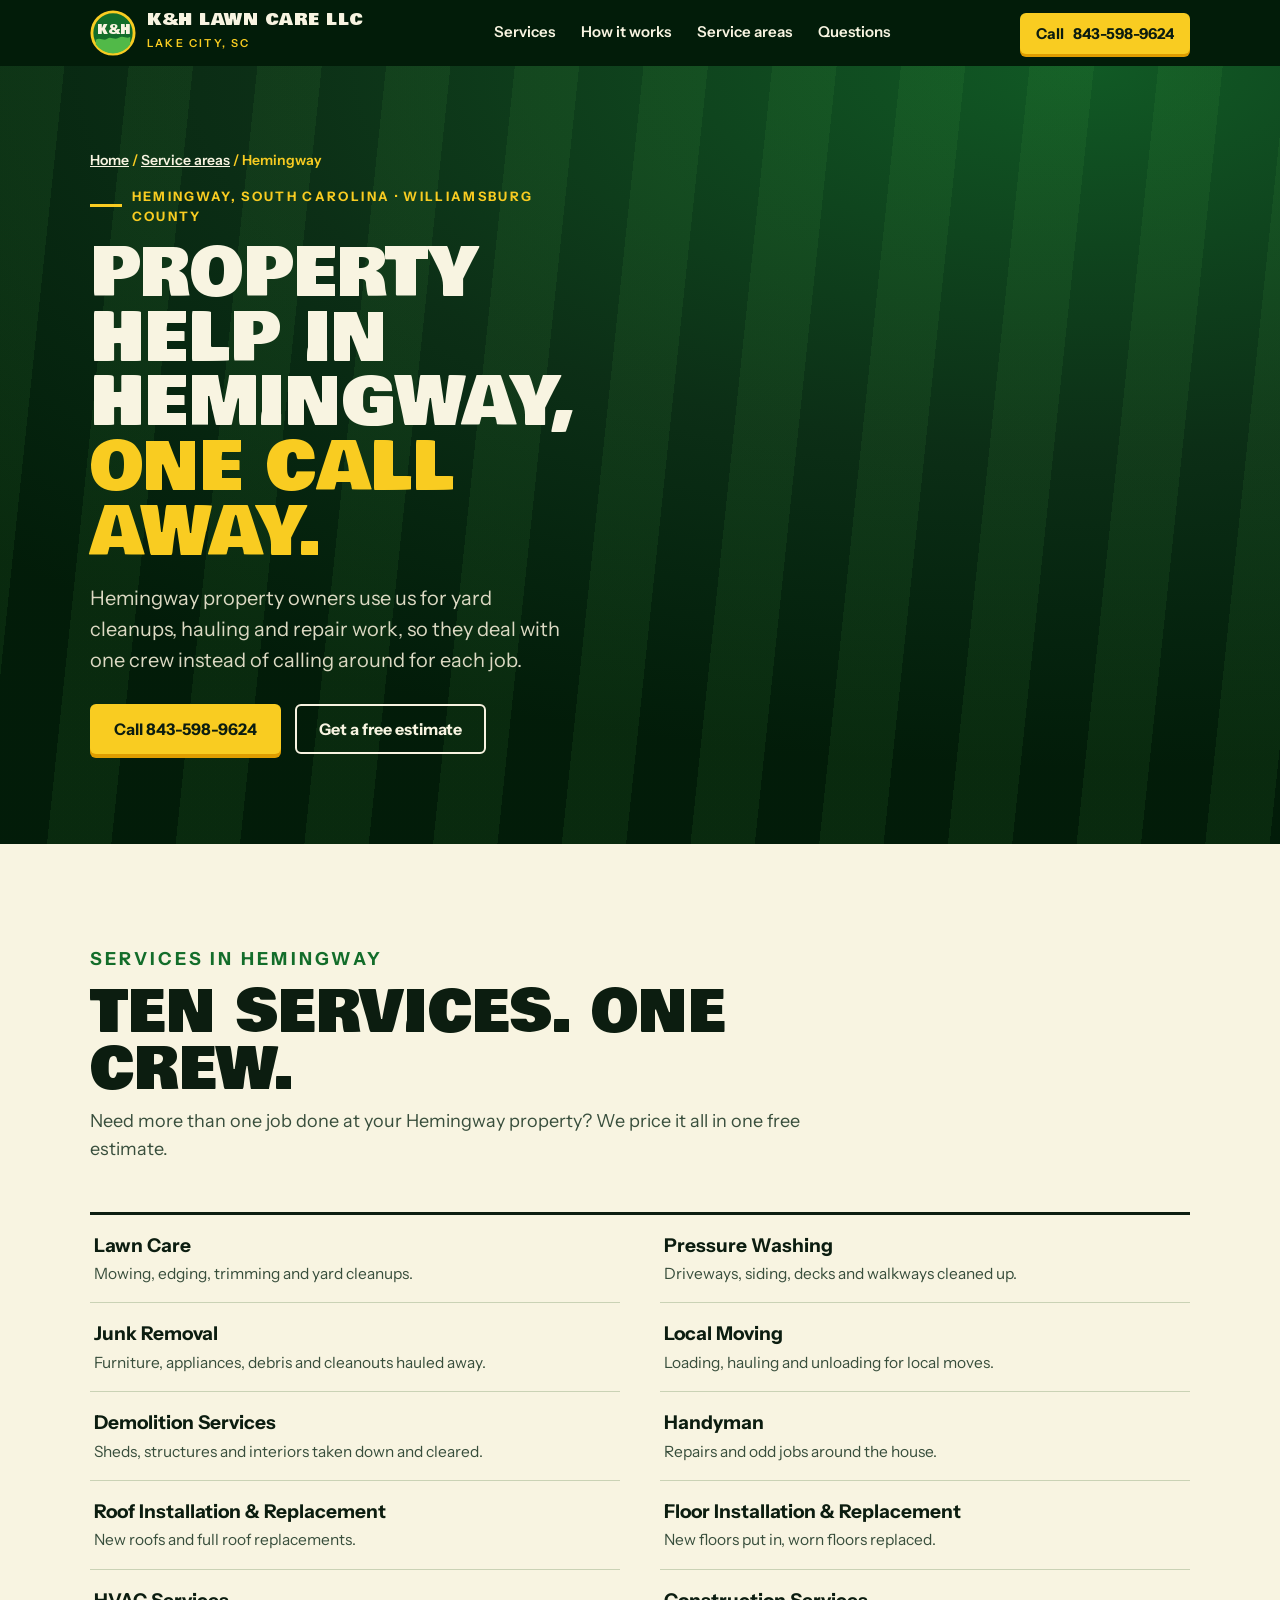
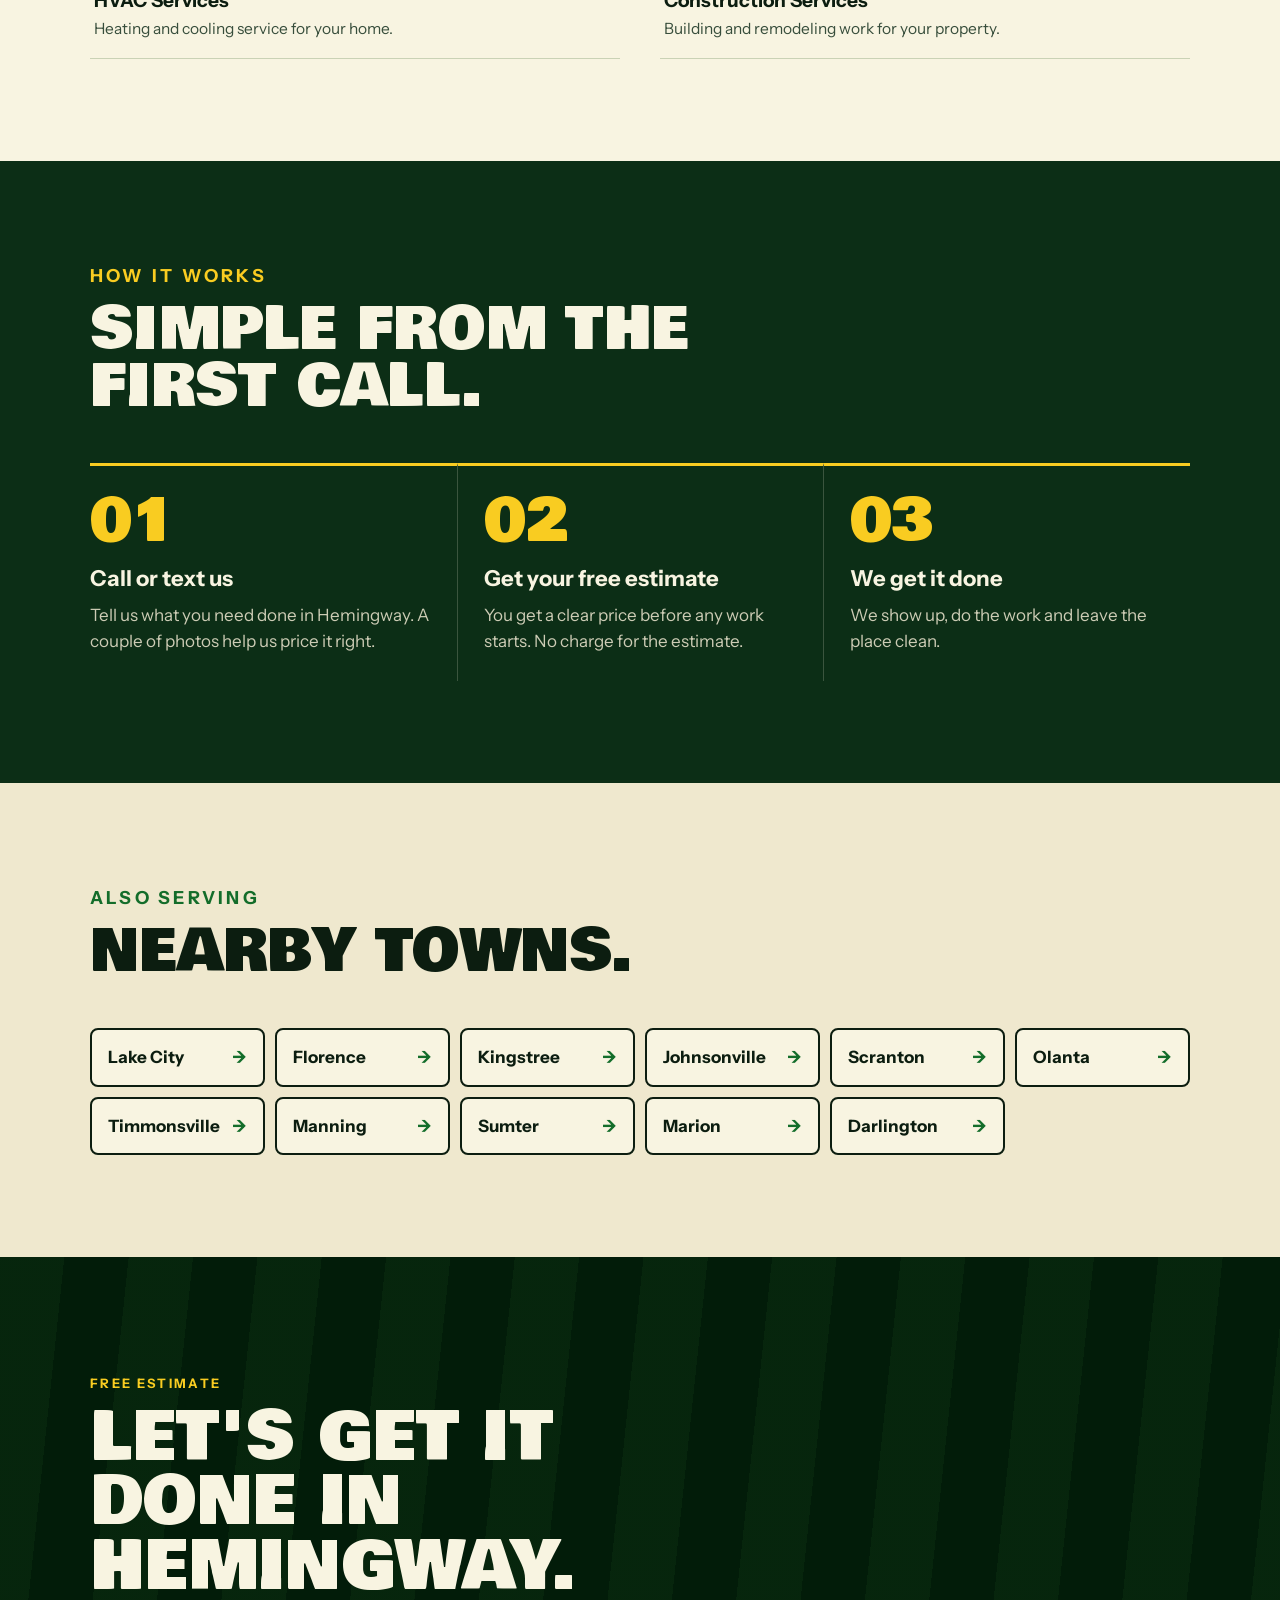
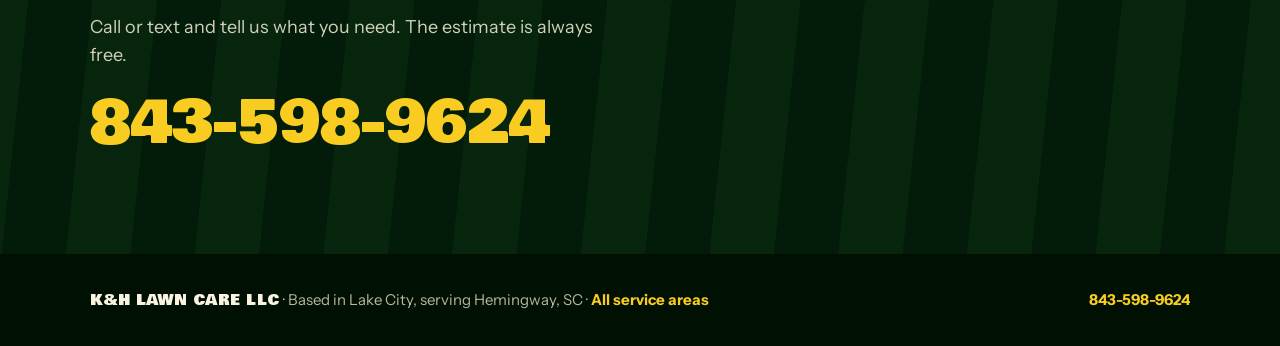
<file: service-areas/hemingway/index.html>
<!doctype html>
<html lang="en">
<head>
<meta charset="utf-8">
<meta name="viewport" content="width=device-width, initial-scale=1">
<title>Lawn Care, Junk Removal &amp; Home Services in Hemingway, SC | K&amp;H Lawn Care LLC</title>
<meta name="description" content="K&amp;H Lawn Care LLC serves Hemingway, SC (Williamsburg County): lawn care, pressure washing, junk removal, local moving, handyman, roofing, flooring, HVAC, construction and demolition. Free estimates. Call 843-598-9624.">
<link rel="canonical" href="https://khlawncaresc.com/service-areas/hemingway/">
<meta property="og:title" content="K&amp;H Lawn Care LLC | Hemingway, SC">
<meta property="og:description" content="K&amp;H Lawn Care LLC serves Hemingway, SC (Williamsburg County): lawn care, pressure washing, junk removal, local moving, handyman, roofing, flooring, HVAC, construction and demolition. Free estimates. Call 843-598-9624.">
<meta property="og:url" content="https://khlawncaresc.com/service-areas/hemingway/">
<script src="../../assets/track.js?v=3"></script>
<meta name="theme-color" content="#12351d">
<link rel="preconnect" href="https://fonts.googleapis.com">
<link rel="preconnect" href="https://fonts.gstatic.com" crossorigin>
<link rel="preload" as="style" href="https://fonts.googleapis.com/css2?family=Bowlby+One&family=Instrument+Sans:wght@400;500;600;700&display=swap" onload="this.onload=null;this.rel='stylesheet'">
<noscript><link href="https://fonts.googleapis.com/css2?family=Bowlby+One&family=Instrument+Sans:wght@400;500;600;700&display=swap" rel="stylesheet"></noscript>
<link rel="stylesheet" href="../../assets/site.css">
<script type="application/ld+json">
{
  "@context": "https://schema.org",
  "@type": "HomeAndConstructionBusiness",
  "@id": "https://khlawncaresc.com/#business",
  "name": "K&H Lawn Care LLC",
  "description": "K&H Lawn Care LLC serves Hemingway, SC from its base in Lake City, SC: lawn care, pressure washing, junk removal, local moving, handyman, roofing, flooring, HVAC, construction and demolition.",
  "url": "https://khlawncaresc.com/",
  "telephone": "+1-843-598-9624",
  "address": {
    "@type": "PostalAddress",
    "addressLocality": "Lake City",
    "addressRegion": "SC",
    "addressCountry": "US"
  },
  "areaServed": {
    "@type": "City",
    "name": "Hemingway, SC"
  },
  "sameAs": [
    "https://www.facebook.com/profile.php?id=61596046041411"
  ],
  "makesOffer": [
    "Lawn Care",
    "Pressure Washing",
    "Junk Removal",
    "Local Moving",
    "Demolition Services",
    "Handyman",
    "Roof Installation & Replacement",
    "Floor Installation & Replacement",
    "HVAC Services",
    "Construction Services"
  ]
}
</script>
</head>
<body>
<a class="skip" href="#services">Skip to services</a>
<header class="bar">
  <div class="wrap">
    <a class="brand" href="../../" aria-label="K&amp;H Lawn Care LLC, home">
      <svg viewBox="0 0 48 48" aria-hidden="true">
        <circle cx="24" cy="24" r="22" fill="oklch(0.47 0.13 147)" stroke="oklch(0.86 0.17 92)" stroke-width="3"/>
        <path d="M6 31c5-3 8 2 12-1s7 2 12-1 8 2 12-1v8a22 22 0 0 1-36 0z" fill="oklch(0.7 0.18 142)"/>
        <text x="24" y="25" text-anchor="middle" font-family="Bowlby One, Arial Black, sans-serif" font-size="13" fill="oklch(0.965 0.025 95)">K&amp;H</text>
      </svg>
      <span><b>K&amp;H Lawn Care LLC</b><small>LAKE CITY, SC</small></span>
    </a>
    <nav aria-label="Main">
      <a href="../../#services">Services</a>
      <a href="../../#how">How it works</a>
      <a href="../../#areas">Service areas</a>
      <a href="../../#questions">Questions</a>
    </nav>
    <a class="btn btn-gold" href="tel:+18435989624"><span>Call </span>843-598-9624</a>
  </div>
</header>
<main>
  <div class="hero">
    <div class="wrap">
      <div>
        <p class="crumbs"><a href="../../">Home</a> / <a href="../../#areas">Service areas</a> / Hemingway</p>
        <p class="eyebrow">Hemingway, South Carolina · Williamsburg County</p>
        <h1 class="display">Property help in Hemingway, <em>one call away.</em></h1>
        <p class="sub">Hemingway property owners use us for yard cleanups, hauling and repair work, so they deal with one crew instead of calling around for each job.</p>
        <div class="actions">
          <a class="btn btn-gold" href="tel:+18435989624">Call 843-598-9624</a>
          <a class="btn btn-line" href="../../#estimate">Get a free estimate</a>
        </div>
      </div>
    </div>
  </div>

  <section id="services">
    <div class="wrap">
      <div class="sec-head">
        <p class="eyebrow">Services in Hemingway</p>
        <h2 class="display">Ten services. One crew.</h2>
        <p>Need more than one job done at your Hemingway property? We price it all in one free estimate.</p>
      </div>
      <ul class="svc-list">
        <li><b>Lawn Care</b><span>Mowing, edging, trimming and yard cleanups.</span></li>
        <li><b>Pressure Washing</b><span>Driveways, siding, decks and walkways cleaned up.</span></li>
        <li><b>Junk Removal</b><span>Furniture, appliances, debris and cleanouts hauled away.</span></li>
        <li><b>Local Moving</b><span>Loading, hauling and unloading for local moves.</span></li>
        <li><b>Demolition Services</b><span>Sheds, structures and interiors taken down and cleared.</span></li>
        <li><b>Handyman</b><span>Repairs and odd jobs around the house.</span></li>
        <li><b>Roof Installation &amp; Replacement</b><span>New roofs and full roof replacements.</span></li>
        <li><b>Floor Installation &amp; Replacement</b><span>New floors put in, worn floors replaced.</span></li>
        <li><b>HVAC Services</b><span>Heating and cooling service for your home.</span></li>
        <li><b>Construction Services</b><span>Building and remodeling work for your property.</span></li>
      </ul>
    </div>
  </section>

  <section class="how">
    <div class="wrap">
      <div class="sec-head">
        <p class="eyebrow">How it works</p>
        <h2 class="display">Simple from the first call.</h2>
      </div>
      <ol class="steps">
        <li><h3>Call or text us</h3><p>Tell us what you need done in Hemingway. A couple of photos help us price it right.</p></li>
        <li><h3>Get your free estimate</h3><p>You get a clear price before any work starts. No charge for the estimate.</p></li>
        <li><h3>We get it done</h3><p>We show up, do the work and leave the place clean.</p></li>
      </ol>
    </div>
  </section>

  <section class="areas">
    <div class="wrap">
      <div class="sec-head">
        <p class="eyebrow">Also serving</p>
        <h2 class="display">Nearby towns.</h2>
      </div>
      <ul class="area-grid">
          <li><a href="../lake-city/">Lake City</a></li>
          <li><a href="../florence/">Florence</a></li>
          <li><a href="../kingstree/">Kingstree</a></li>
          <li><a href="../johnsonville/">Johnsonville</a></li>
          <li><a href="../scranton/">Scranton</a></li>
          <li><a href="../olanta/">Olanta</a></li>
          <li><a href="../timmonsville/">Timmonsville</a></li>
          <li><a href="../manning/">Manning</a></li>
          <li><a href="../sumter/">Sumter</a></li>
          <li><a href="../marion/">Marion</a></li>
          <li><a href="../darlington/">Darlington</a></li>
      </ul>
    </div>
  </section>

  <section class="estimate">
    <div class="wrap est-grid">
      <div>
        <p class="eyebrow">Free estimate</p>
        <h2 class="display">Let's get it done in Hemingway.</h2>
        <p class="sub">Call or text and tell us what you need. The estimate is always free.</p>
        <a class="phone" href="tel:+18435989624">843-598-9624</a>
      </div>
    </div>
  </section>
</main>

<footer>
  <div class="wrap">
    <span><b>K&amp;H Lawn Care LLC</b> · Based in Lake City, serving Hemingway, SC · <a href="../../#areas">All service areas</a></span>
    <a href="tel:+18435989624">843-598-9624</a>
  </div>
</footer>

<div class="callbar">
  <a class="c1" href="tel:+18435989624">Call now</a>
  <a class="c2" href="sms:+18435989624">Text us</a>
</div>
</body>
</html>
</file>
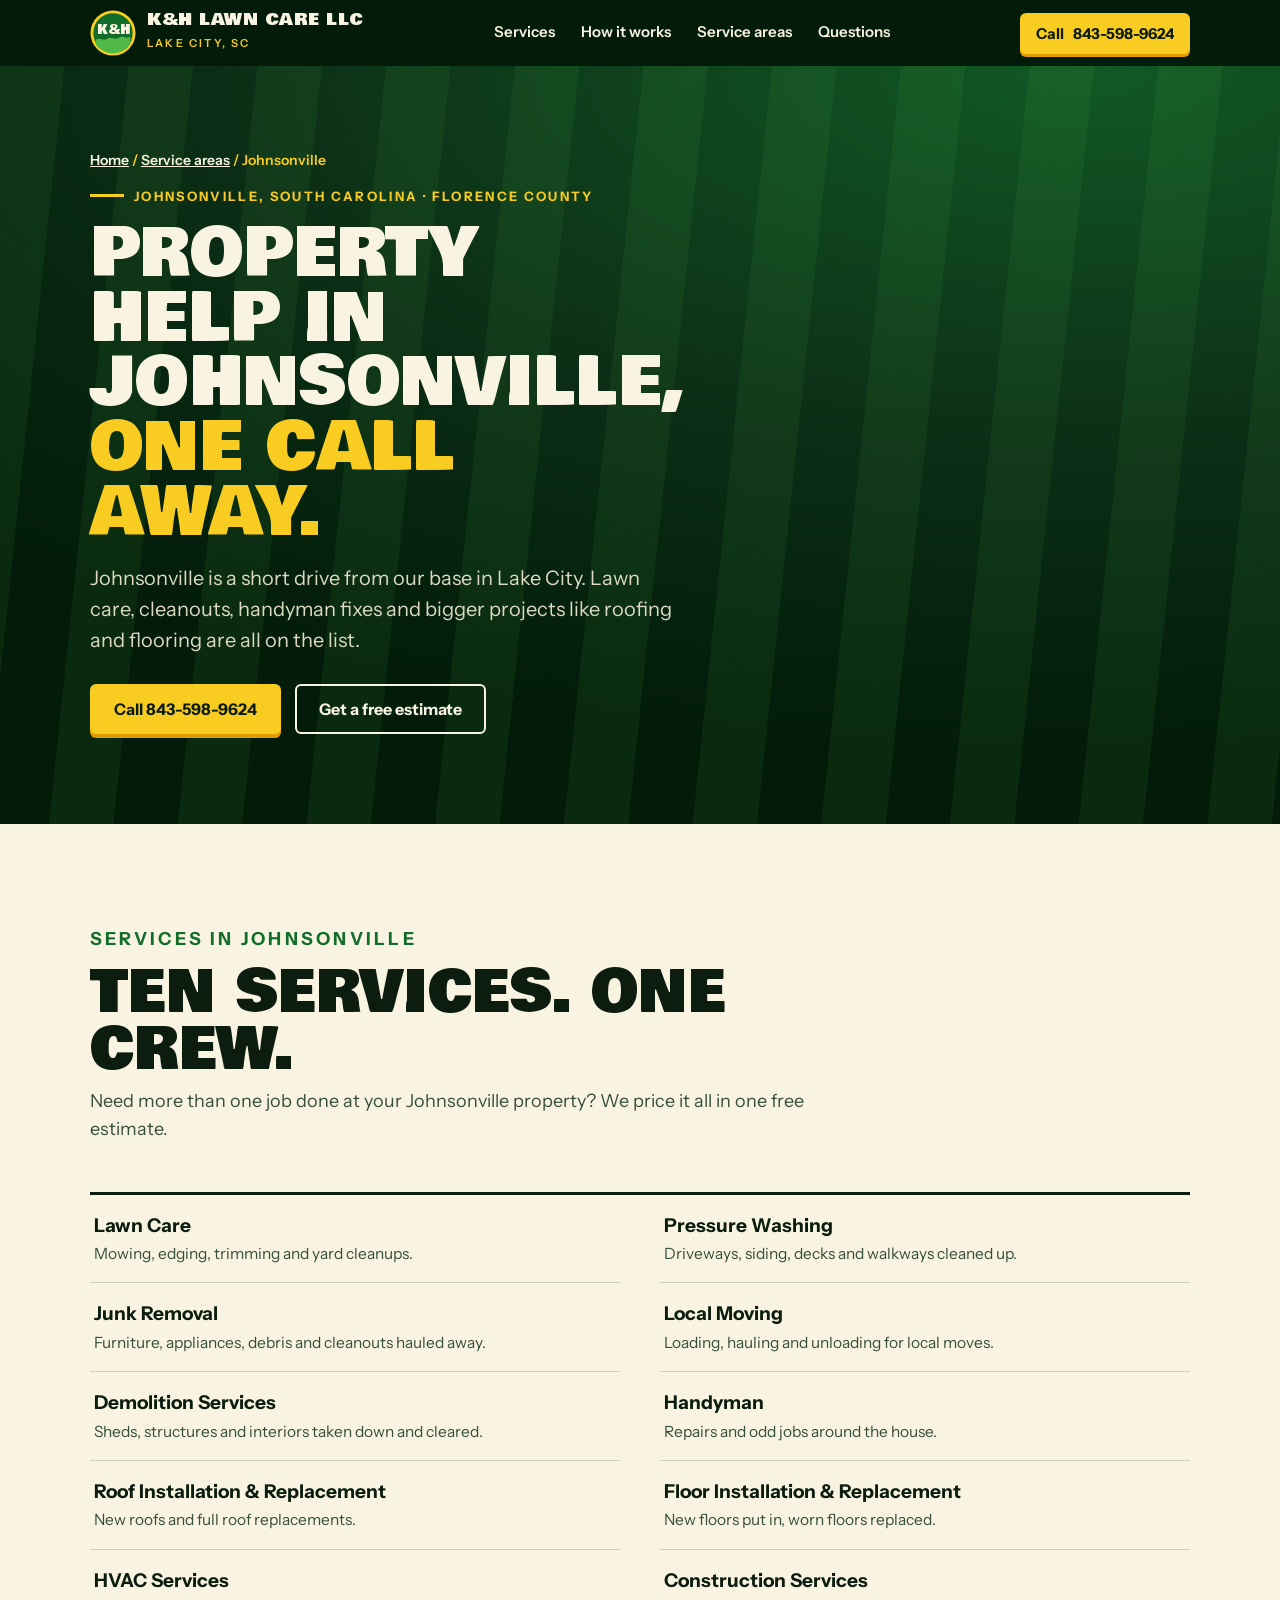
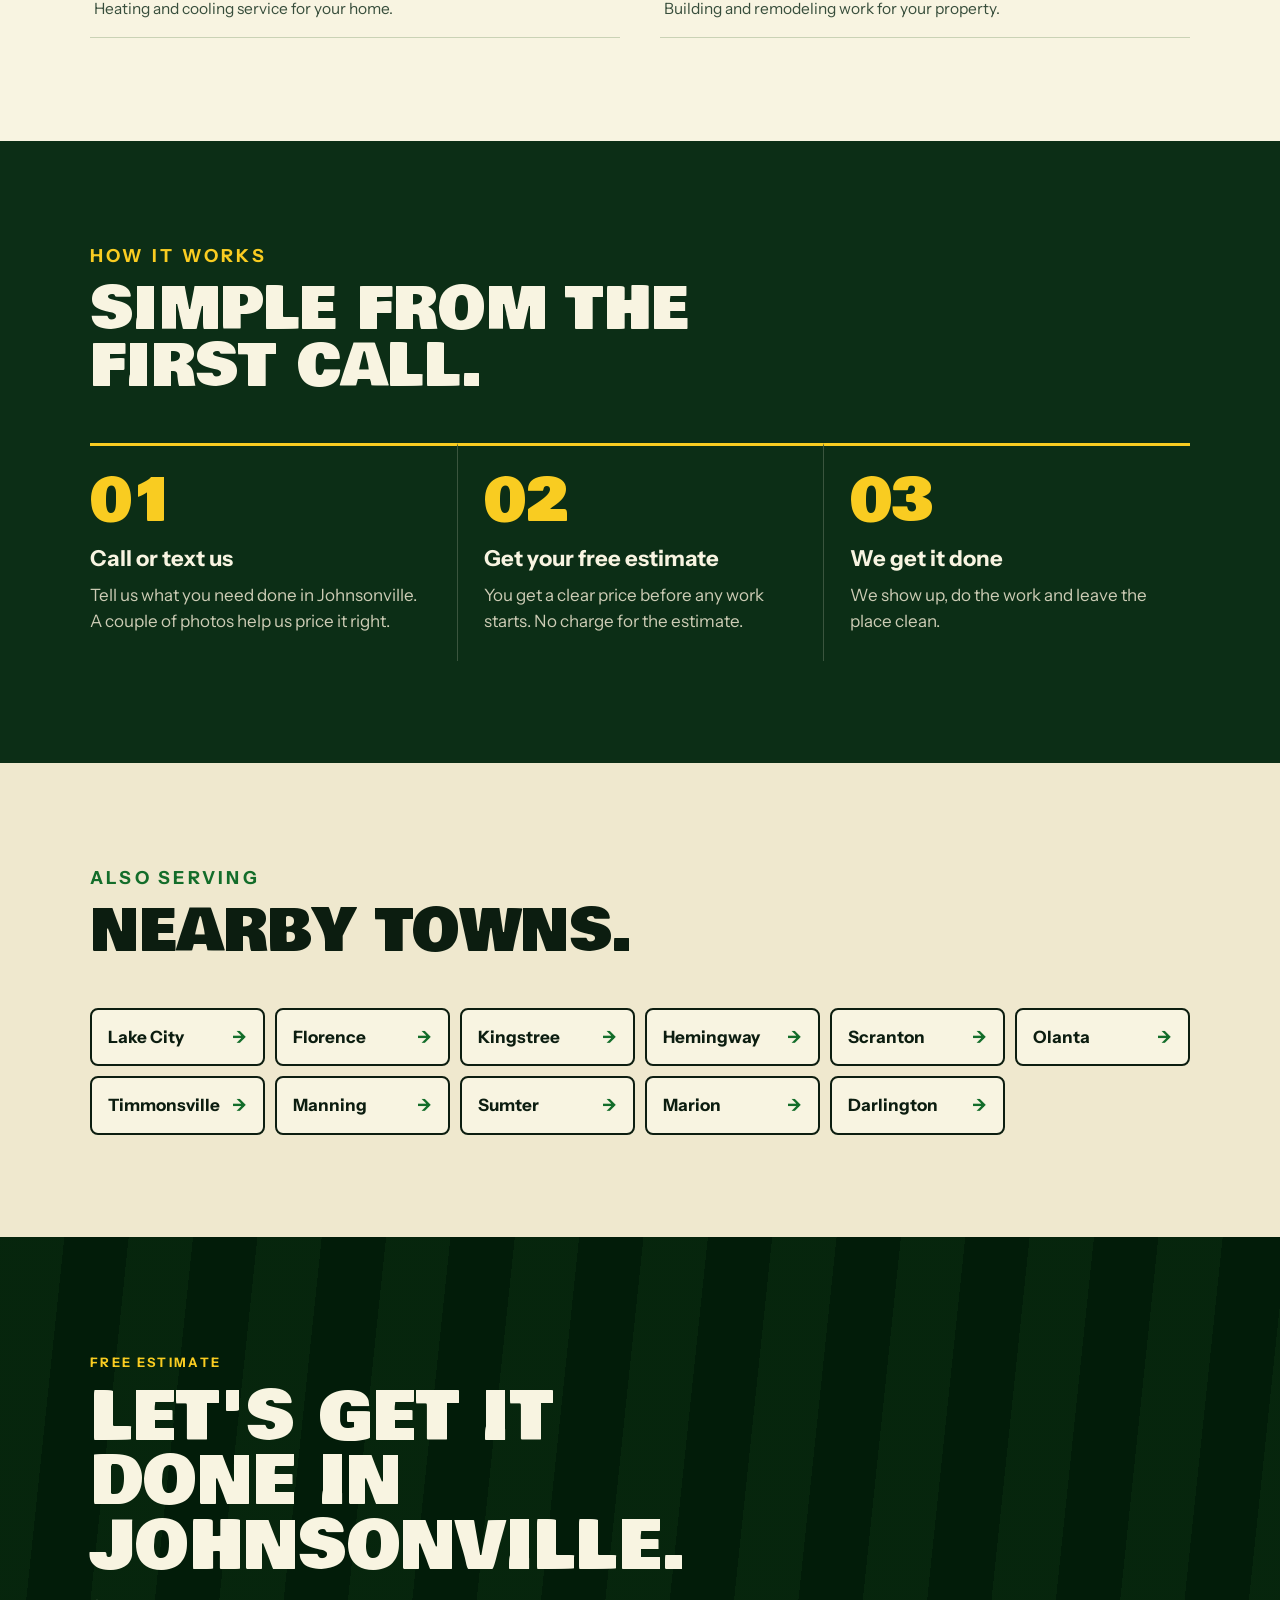
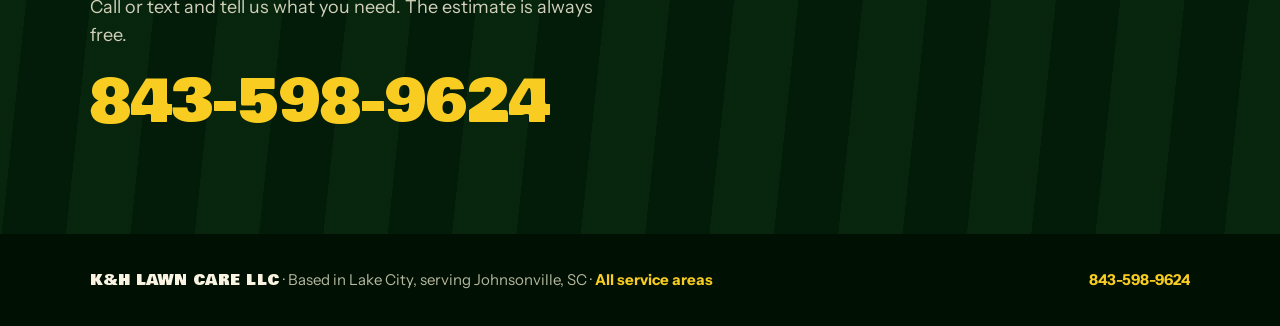
<file: service-areas/johnsonville/index.html>
<!doctype html>
<html lang="en">
<head>
<meta charset="utf-8">
<meta name="viewport" content="width=device-width, initial-scale=1">
<title>Lawn Care, Junk Removal &amp; Home Services in Johnsonville, SC | K&amp;H Lawn Care LLC</title>
<meta name="description" content="K&amp;H Lawn Care LLC serves Johnsonville, SC (Florence County): lawn care, pressure washing, junk removal, local moving, handyman, roofing, flooring, HVAC, construction and demolition. Free estimates. Call 843-598-9624.">
<link rel="canonical" href="https://khlawncaresc.com/service-areas/johnsonville/">
<meta property="og:title" content="K&amp;H Lawn Care LLC | Johnsonville, SC">
<meta property="og:description" content="K&amp;H Lawn Care LLC serves Johnsonville, SC (Florence County): lawn care, pressure washing, junk removal, local moving, handyman, roofing, flooring, HVAC, construction and demolition. Free estimates. Call 843-598-9624.">
<meta property="og:url" content="https://khlawncaresc.com/service-areas/johnsonville/">
<script src="../../assets/track.js?v=3"></script>
<meta name="theme-color" content="#12351d">
<link rel="preconnect" href="https://fonts.googleapis.com">
<link rel="preconnect" href="https://fonts.gstatic.com" crossorigin>
<link rel="preload" as="style" href="https://fonts.googleapis.com/css2?family=Bowlby+One&family=Instrument+Sans:wght@400;500;600;700&display=swap" onload="this.onload=null;this.rel='stylesheet'">
<noscript><link href="https://fonts.googleapis.com/css2?family=Bowlby+One&family=Instrument+Sans:wght@400;500;600;700&display=swap" rel="stylesheet"></noscript>
<link rel="stylesheet" href="../../assets/site.css">
<script type="application/ld+json">
{
  "@context": "https://schema.org",
  "@type": "HomeAndConstructionBusiness",
  "@id": "https://khlawncaresc.com/#business",
  "name": "K&H Lawn Care LLC",
  "description": "K&H Lawn Care LLC serves Johnsonville, SC from its base in Lake City, SC: lawn care, pressure washing, junk removal, local moving, handyman, roofing, flooring, HVAC, construction and demolition.",
  "url": "https://khlawncaresc.com/",
  "telephone": "+1-843-598-9624",
  "address": {
    "@type": "PostalAddress",
    "addressLocality": "Lake City",
    "addressRegion": "SC",
    "addressCountry": "US"
  },
  "areaServed": {
    "@type": "City",
    "name": "Johnsonville, SC"
  },
  "sameAs": [
    "https://www.facebook.com/profile.php?id=61596046041411"
  ],
  "makesOffer": [
    "Lawn Care",
    "Pressure Washing",
    "Junk Removal",
    "Local Moving",
    "Demolition Services",
    "Handyman",
    "Roof Installation & Replacement",
    "Floor Installation & Replacement",
    "HVAC Services",
    "Construction Services"
  ]
}
</script>
</head>
<body>
<a class="skip" href="#services">Skip to services</a>
<header class="bar">
  <div class="wrap">
    <a class="brand" href="../../" aria-label="K&amp;H Lawn Care LLC, home">
      <svg viewBox="0 0 48 48" aria-hidden="true">
        <circle cx="24" cy="24" r="22" fill="oklch(0.47 0.13 147)" stroke="oklch(0.86 0.17 92)" stroke-width="3"/>
        <path d="M6 31c5-3 8 2 12-1s7 2 12-1 8 2 12-1v8a22 22 0 0 1-36 0z" fill="oklch(0.7 0.18 142)"/>
        <text x="24" y="25" text-anchor="middle" font-family="Bowlby One, Arial Black, sans-serif" font-size="13" fill="oklch(0.965 0.025 95)">K&amp;H</text>
      </svg>
      <span><b>K&amp;H Lawn Care LLC</b><small>LAKE CITY, SC</small></span>
    </a>
    <nav aria-label="Main">
      <a href="../../#services">Services</a>
      <a href="../../#how">How it works</a>
      <a href="../../#areas">Service areas</a>
      <a href="../../#questions">Questions</a>
    </nav>
    <a class="btn btn-gold" href="tel:+18435989624"><span>Call </span>843-598-9624</a>
  </div>
</header>
<main>
  <div class="hero">
    <div class="wrap">
      <div>
        <p class="crumbs"><a href="../../">Home</a> / <a href="../../#areas">Service areas</a> / Johnsonville</p>
        <p class="eyebrow">Johnsonville, South Carolina · Florence County</p>
        <h1 class="display">Property help in Johnsonville, <em>one call away.</em></h1>
        <p class="sub">Johnsonville is a short drive from our base in Lake City. Lawn care, cleanouts, handyman fixes and bigger projects like roofing and flooring are all on the list.</p>
        <div class="actions">
          <a class="btn btn-gold" href="tel:+18435989624">Call 843-598-9624</a>
          <a class="btn btn-line" href="../../#estimate">Get a free estimate</a>
        </div>
      </div>
    </div>
  </div>

  <section id="services">
    <div class="wrap">
      <div class="sec-head">
        <p class="eyebrow">Services in Johnsonville</p>
        <h2 class="display">Ten services. One crew.</h2>
        <p>Need more than one job done at your Johnsonville property? We price it all in one free estimate.</p>
      </div>
      <ul class="svc-list">
        <li><b>Lawn Care</b><span>Mowing, edging, trimming and yard cleanups.</span></li>
        <li><b>Pressure Washing</b><span>Driveways, siding, decks and walkways cleaned up.</span></li>
        <li><b>Junk Removal</b><span>Furniture, appliances, debris and cleanouts hauled away.</span></li>
        <li><b>Local Moving</b><span>Loading, hauling and unloading for local moves.</span></li>
        <li><b>Demolition Services</b><span>Sheds, structures and interiors taken down and cleared.</span></li>
        <li><b>Handyman</b><span>Repairs and odd jobs around the house.</span></li>
        <li><b>Roof Installation &amp; Replacement</b><span>New roofs and full roof replacements.</span></li>
        <li><b>Floor Installation &amp; Replacement</b><span>New floors put in, worn floors replaced.</span></li>
        <li><b>HVAC Services</b><span>Heating and cooling service for your home.</span></li>
        <li><b>Construction Services</b><span>Building and remodeling work for your property.</span></li>
      </ul>
    </div>
  </section>

  <section class="how">
    <div class="wrap">
      <div class="sec-head">
        <p class="eyebrow">How it works</p>
        <h2 class="display">Simple from the first call.</h2>
      </div>
      <ol class="steps">
        <li><h3>Call or text us</h3><p>Tell us what you need done in Johnsonville. A couple of photos help us price it right.</p></li>
        <li><h3>Get your free estimate</h3><p>You get a clear price before any work starts. No charge for the estimate.</p></li>
        <li><h3>We get it done</h3><p>We show up, do the work and leave the place clean.</p></li>
      </ol>
    </div>
  </section>

  <section class="areas">
    <div class="wrap">
      <div class="sec-head">
        <p class="eyebrow">Also serving</p>
        <h2 class="display">Nearby towns.</h2>
      </div>
      <ul class="area-grid">
          <li><a href="../lake-city/">Lake City</a></li>
          <li><a href="../florence/">Florence</a></li>
          <li><a href="../kingstree/">Kingstree</a></li>
          <li><a href="../hemingway/">Hemingway</a></li>
          <li><a href="../scranton/">Scranton</a></li>
          <li><a href="../olanta/">Olanta</a></li>
          <li><a href="../timmonsville/">Timmonsville</a></li>
          <li><a href="../manning/">Manning</a></li>
          <li><a href="../sumter/">Sumter</a></li>
          <li><a href="../marion/">Marion</a></li>
          <li><a href="../darlington/">Darlington</a></li>
      </ul>
    </div>
  </section>

  <section class="estimate">
    <div class="wrap est-grid">
      <div>
        <p class="eyebrow">Free estimate</p>
        <h2 class="display">Let's get it done in Johnsonville.</h2>
        <p class="sub">Call or text and tell us what you need. The estimate is always free.</p>
        <a class="phone" href="tel:+18435989624">843-598-9624</a>
      </div>
    </div>
  </section>
</main>

<footer>
  <div class="wrap">
    <span><b>K&amp;H Lawn Care LLC</b> · Based in Lake City, serving Johnsonville, SC · <a href="../../#areas">All service areas</a></span>
    <a href="tel:+18435989624">843-598-9624</a>
  </div>
</footer>

<div class="callbar">
  <a class="c1" href="tel:+18435989624">Call now</a>
  <a class="c2" href="sms:+18435989624">Text us</a>
</div>
</body>
</html>
</file>
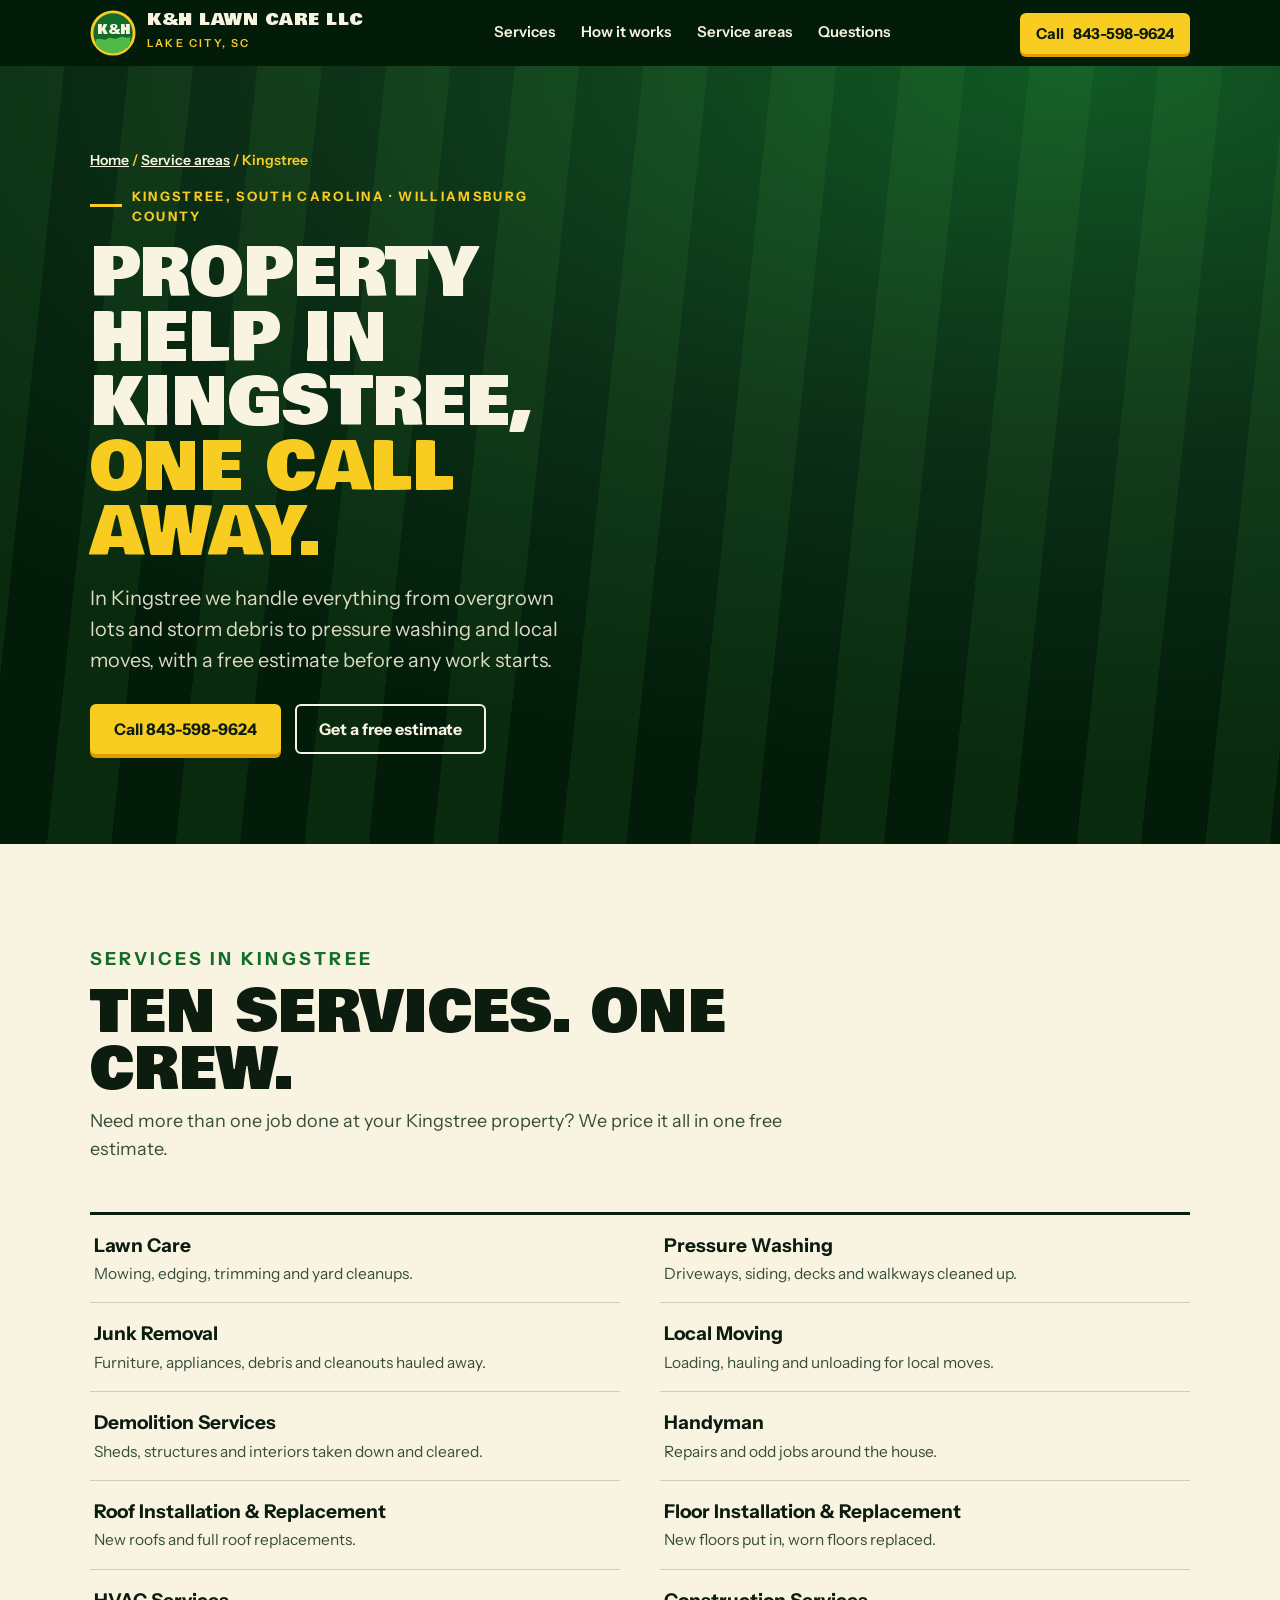
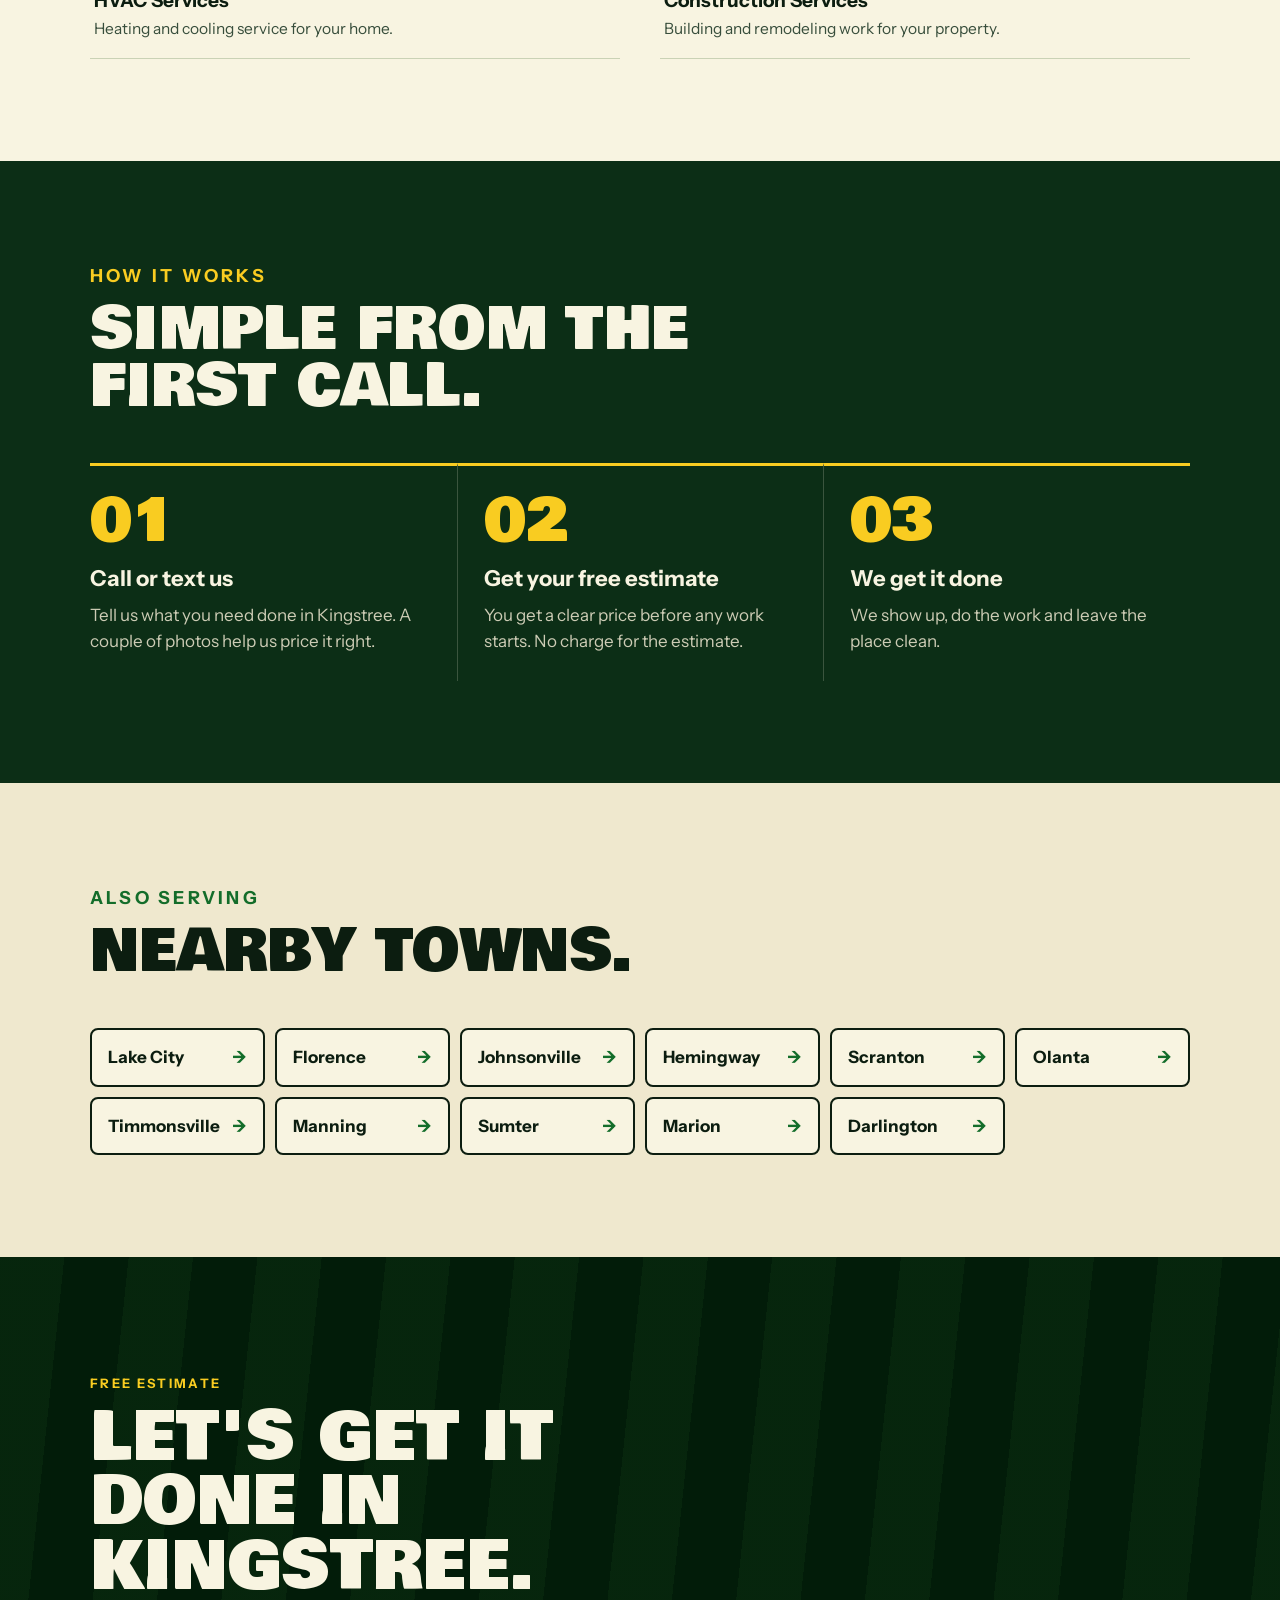
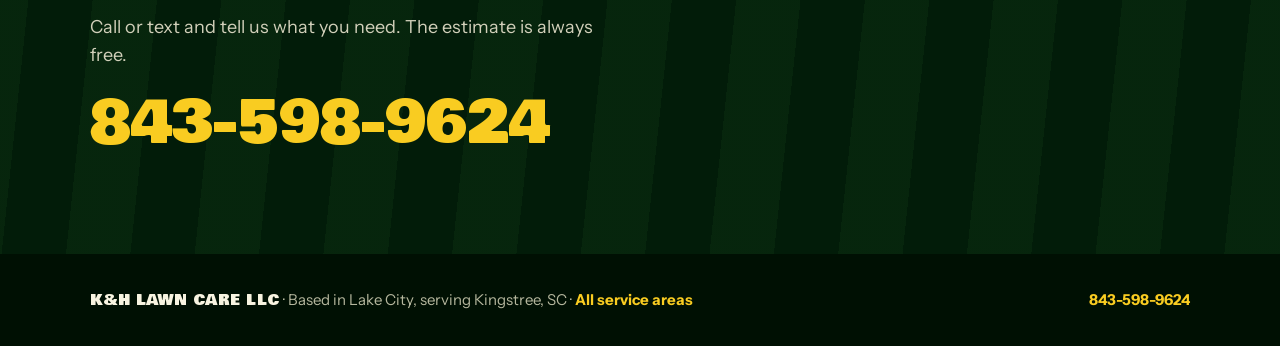
<file: service-areas/kingstree/index.html>
<!doctype html>
<html lang="en">
<head>
<meta charset="utf-8">
<meta name="viewport" content="width=device-width, initial-scale=1">
<title>Lawn Care, Junk Removal &amp; Home Services in Kingstree, SC | K&amp;H Lawn Care LLC</title>
<meta name="description" content="K&amp;H Lawn Care LLC serves Kingstree, SC (Williamsburg County): lawn care, pressure washing, junk removal, local moving, handyman, roofing, flooring, HVAC, construction and demolition. Free estimates. Call 843-598-9624.">
<link rel="canonical" href="https://khlawncaresc.com/service-areas/kingstree/">
<meta property="og:title" content="K&amp;H Lawn Care LLC | Kingstree, SC">
<meta property="og:description" content="K&amp;H Lawn Care LLC serves Kingstree, SC (Williamsburg County): lawn care, pressure washing, junk removal, local moving, handyman, roofing, flooring, HVAC, construction and demolition. Free estimates. Call 843-598-9624.">
<meta property="og:url" content="https://khlawncaresc.com/service-areas/kingstree/">
<script src="../../assets/track.js?v=3"></script>
<meta name="theme-color" content="#12351d">
<link rel="preconnect" href="https://fonts.googleapis.com">
<link rel="preconnect" href="https://fonts.gstatic.com" crossorigin>
<link rel="preload" as="style" href="https://fonts.googleapis.com/css2?family=Bowlby+One&family=Instrument+Sans:wght@400;500;600;700&display=swap" onload="this.onload=null;this.rel='stylesheet'">
<noscript><link href="https://fonts.googleapis.com/css2?family=Bowlby+One&family=Instrument+Sans:wght@400;500;600;700&display=swap" rel="stylesheet"></noscript>
<link rel="stylesheet" href="../../assets/site.css">
<script type="application/ld+json">
{
  "@context": "https://schema.org",
  "@type": "HomeAndConstructionBusiness",
  "@id": "https://khlawncaresc.com/#business",
  "name": "K&H Lawn Care LLC",
  "description": "K&H Lawn Care LLC serves Kingstree, SC from its base in Lake City, SC: lawn care, pressure washing, junk removal, local moving, handyman, roofing, flooring, HVAC, construction and demolition.",
  "url": "https://khlawncaresc.com/",
  "telephone": "+1-843-598-9624",
  "address": {
    "@type": "PostalAddress",
    "addressLocality": "Lake City",
    "addressRegion": "SC",
    "addressCountry": "US"
  },
  "areaServed": {
    "@type": "City",
    "name": "Kingstree, SC"
  },
  "sameAs": [
    "https://www.facebook.com/profile.php?id=61596046041411"
  ],
  "makesOffer": [
    "Lawn Care",
    "Pressure Washing",
    "Junk Removal",
    "Local Moving",
    "Demolition Services",
    "Handyman",
    "Roof Installation & Replacement",
    "Floor Installation & Replacement",
    "HVAC Services",
    "Construction Services"
  ]
}
</script>
</head>
<body>
<a class="skip" href="#services">Skip to services</a>
<header class="bar">
  <div class="wrap">
    <a class="brand" href="../../" aria-label="K&amp;H Lawn Care LLC, home">
      <svg viewBox="0 0 48 48" aria-hidden="true">
        <circle cx="24" cy="24" r="22" fill="oklch(0.47 0.13 147)" stroke="oklch(0.86 0.17 92)" stroke-width="3"/>
        <path d="M6 31c5-3 8 2 12-1s7 2 12-1 8 2 12-1v8a22 22 0 0 1-36 0z" fill="oklch(0.7 0.18 142)"/>
        <text x="24" y="25" text-anchor="middle" font-family="Bowlby One, Arial Black, sans-serif" font-size="13" fill="oklch(0.965 0.025 95)">K&amp;H</text>
      </svg>
      <span><b>K&amp;H Lawn Care LLC</b><small>LAKE CITY, SC</small></span>
    </a>
    <nav aria-label="Main">
      <a href="../../#services">Services</a>
      <a href="../../#how">How it works</a>
      <a href="../../#areas">Service areas</a>
      <a href="../../#questions">Questions</a>
    </nav>
    <a class="btn btn-gold" href="tel:+18435989624"><span>Call </span>843-598-9624</a>
  </div>
</header>
<main>
  <div class="hero">
    <div class="wrap">
      <div>
        <p class="crumbs"><a href="../../">Home</a> / <a href="../../#areas">Service areas</a> / Kingstree</p>
        <p class="eyebrow">Kingstree, South Carolina · Williamsburg County</p>
        <h1 class="display">Property help in Kingstree, <em>one call away.</em></h1>
        <p class="sub">In Kingstree we handle everything from overgrown lots and storm debris to pressure washing and local moves, with a free estimate before any work starts.</p>
        <div class="actions">
          <a class="btn btn-gold" href="tel:+18435989624">Call 843-598-9624</a>
          <a class="btn btn-line" href="../../#estimate">Get a free estimate</a>
        </div>
      </div>
    </div>
  </div>

  <section id="services">
    <div class="wrap">
      <div class="sec-head">
        <p class="eyebrow">Services in Kingstree</p>
        <h2 class="display">Ten services. One crew.</h2>
        <p>Need more than one job done at your Kingstree property? We price it all in one free estimate.</p>
      </div>
      <ul class="svc-list">
        <li><b>Lawn Care</b><span>Mowing, edging, trimming and yard cleanups.</span></li>
        <li><b>Pressure Washing</b><span>Driveways, siding, decks and walkways cleaned up.</span></li>
        <li><b>Junk Removal</b><span>Furniture, appliances, debris and cleanouts hauled away.</span></li>
        <li><b>Local Moving</b><span>Loading, hauling and unloading for local moves.</span></li>
        <li><b>Demolition Services</b><span>Sheds, structures and interiors taken down and cleared.</span></li>
        <li><b>Handyman</b><span>Repairs and odd jobs around the house.</span></li>
        <li><b>Roof Installation &amp; Replacement</b><span>New roofs and full roof replacements.</span></li>
        <li><b>Floor Installation &amp; Replacement</b><span>New floors put in, worn floors replaced.</span></li>
        <li><b>HVAC Services</b><span>Heating and cooling service for your home.</span></li>
        <li><b>Construction Services</b><span>Building and remodeling work for your property.</span></li>
      </ul>
    </div>
  </section>

  <section class="how">
    <div class="wrap">
      <div class="sec-head">
        <p class="eyebrow">How it works</p>
        <h2 class="display">Simple from the first call.</h2>
      </div>
      <ol class="steps">
        <li><h3>Call or text us</h3><p>Tell us what you need done in Kingstree. A couple of photos help us price it right.</p></li>
        <li><h3>Get your free estimate</h3><p>You get a clear price before any work starts. No charge for the estimate.</p></li>
        <li><h3>We get it done</h3><p>We show up, do the work and leave the place clean.</p></li>
      </ol>
    </div>
  </section>

  <section class="areas">
    <div class="wrap">
      <div class="sec-head">
        <p class="eyebrow">Also serving</p>
        <h2 class="display">Nearby towns.</h2>
      </div>
      <ul class="area-grid">
          <li><a href="../lake-city/">Lake City</a></li>
          <li><a href="../florence/">Florence</a></li>
          <li><a href="../johnsonville/">Johnsonville</a></li>
          <li><a href="../hemingway/">Hemingway</a></li>
          <li><a href="../scranton/">Scranton</a></li>
          <li><a href="../olanta/">Olanta</a></li>
          <li><a href="../timmonsville/">Timmonsville</a></li>
          <li><a href="../manning/">Manning</a></li>
          <li><a href="../sumter/">Sumter</a></li>
          <li><a href="../marion/">Marion</a></li>
          <li><a href="../darlington/">Darlington</a></li>
      </ul>
    </div>
  </section>

  <section class="estimate">
    <div class="wrap est-grid">
      <div>
        <p class="eyebrow">Free estimate</p>
        <h2 class="display">Let's get it done in Kingstree.</h2>
        <p class="sub">Call or text and tell us what you need. The estimate is always free.</p>
        <a class="phone" href="tel:+18435989624">843-598-9624</a>
      </div>
    </div>
  </section>
</main>

<footer>
  <div class="wrap">
    <span><b>K&amp;H Lawn Care LLC</b> · Based in Lake City, serving Kingstree, SC · <a href="../../#areas">All service areas</a></span>
    <a href="tel:+18435989624">843-598-9624</a>
  </div>
</footer>

<div class="callbar">
  <a class="c1" href="tel:+18435989624">Call now</a>
  <a class="c2" href="sms:+18435989624">Text us</a>
</div>
</body>
</html>
</file>
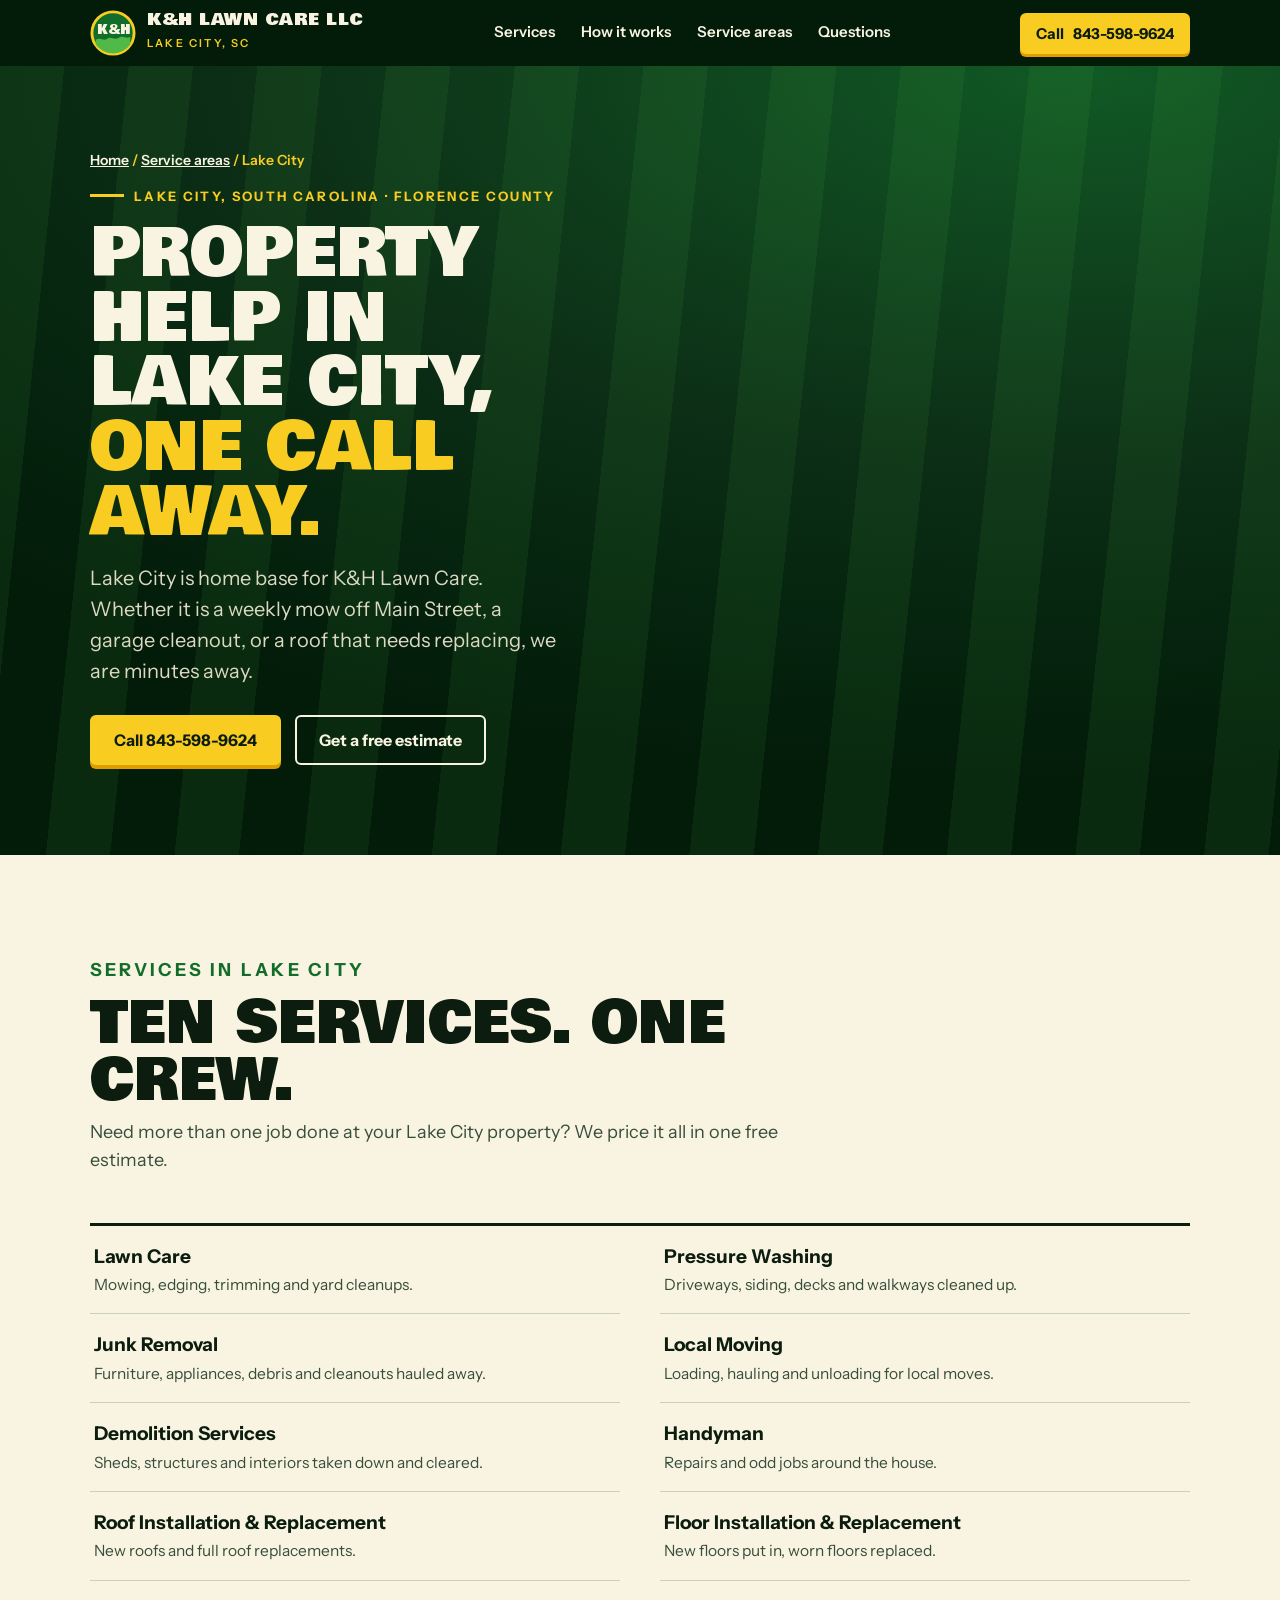
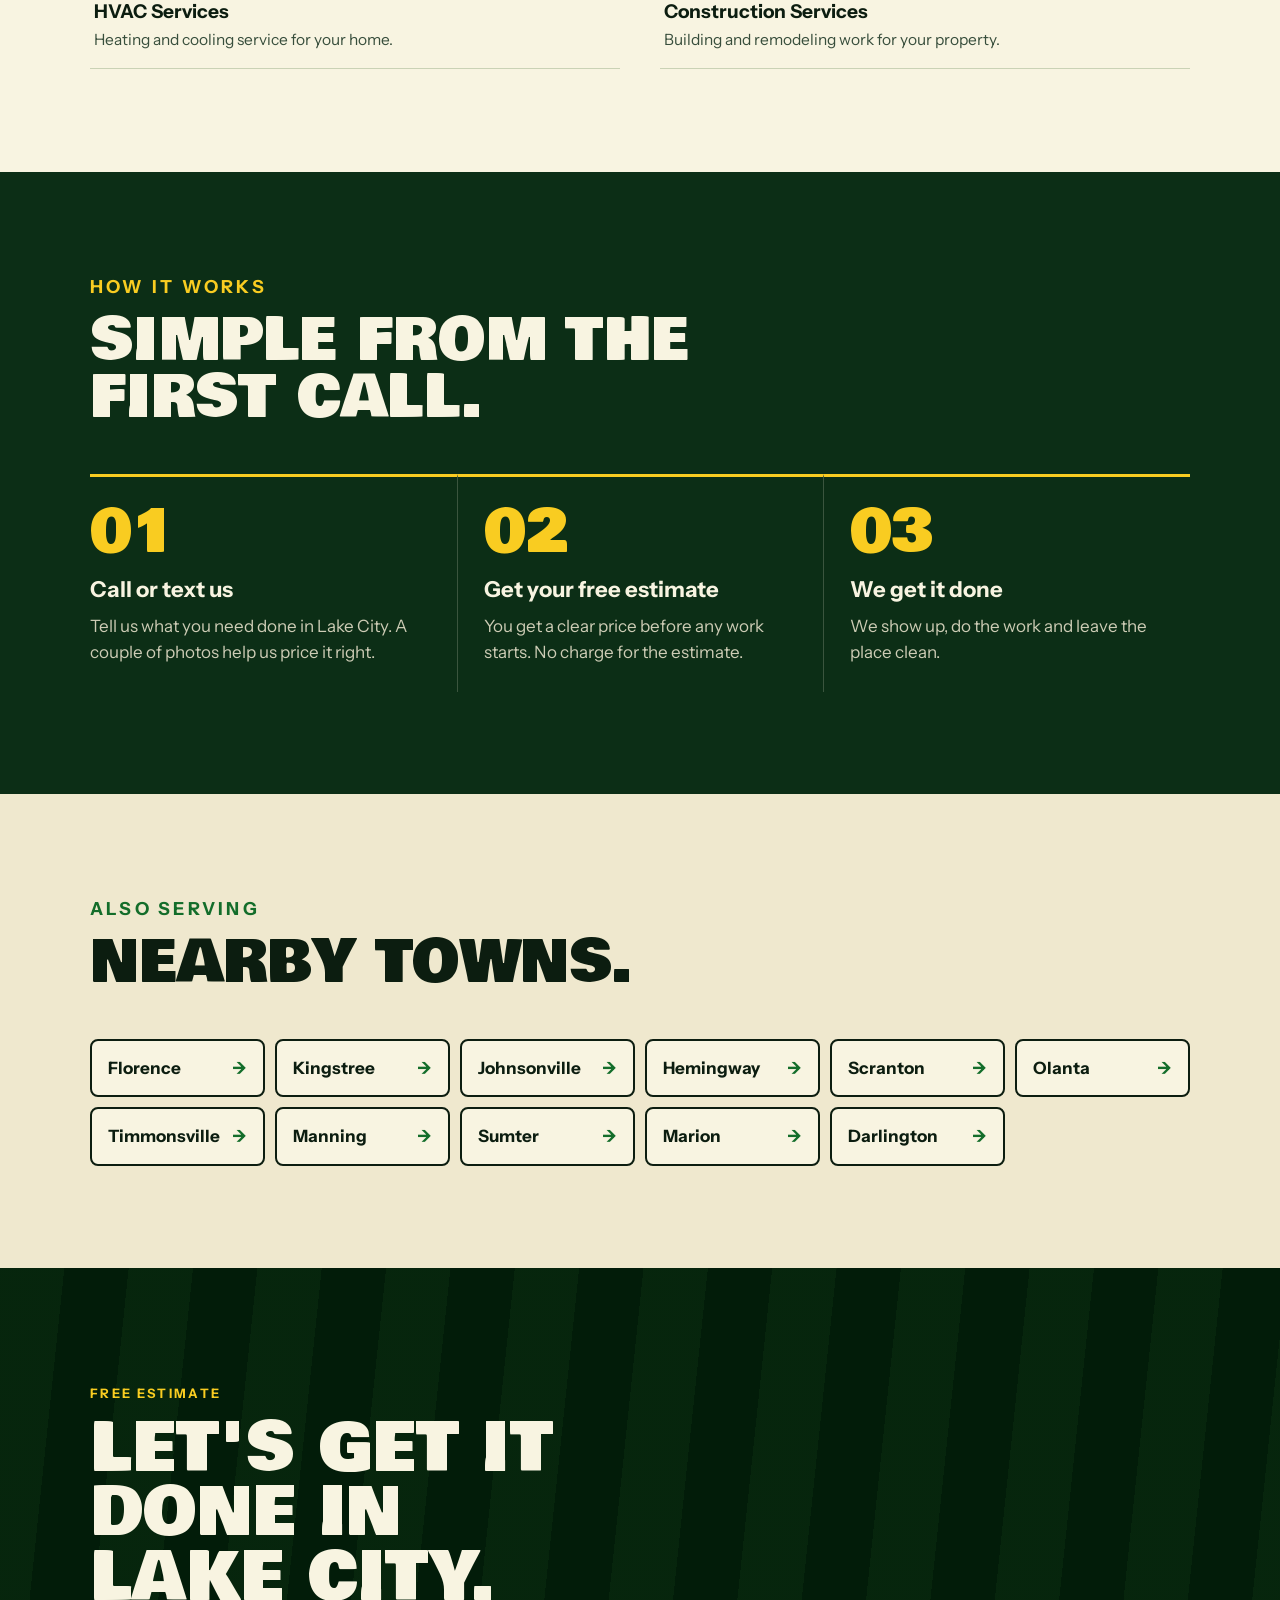
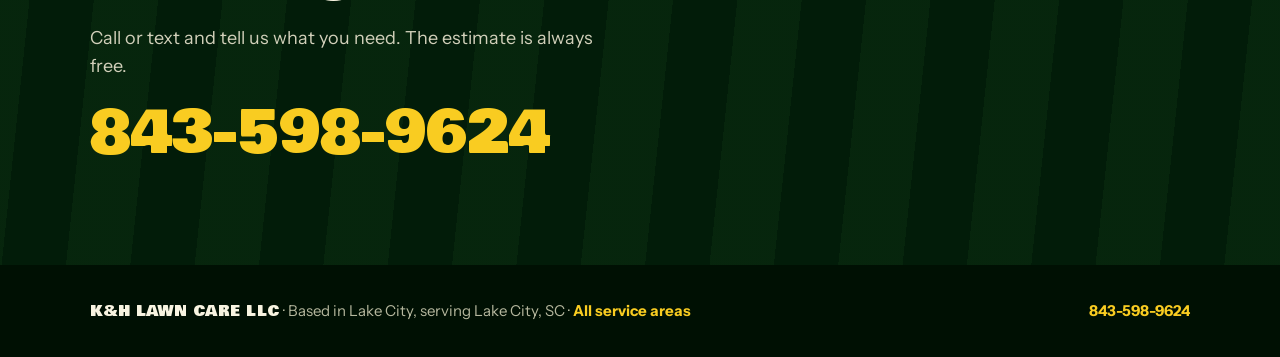
<file: service-areas/lake-city/index.html>
<!doctype html>
<html lang="en">
<head>
<meta charset="utf-8">
<meta name="viewport" content="width=device-width, initial-scale=1">
<title>Lawn Care, Junk Removal &amp; Home Services in Lake City, SC | K&amp;H Lawn Care LLC</title>
<meta name="description" content="K&amp;H Lawn Care LLC serves Lake City, SC (Florence County): lawn care, pressure washing, junk removal, local moving, handyman, roofing, flooring, HVAC, construction and demolition. Free estimates. Call 843-598-9624.">
<link rel="canonical" href="https://khlawncaresc.com/service-areas/lake-city/">
<meta property="og:title" content="K&amp;H Lawn Care LLC | Lake City, SC">
<meta property="og:description" content="K&amp;H Lawn Care LLC serves Lake City, SC (Florence County): lawn care, pressure washing, junk removal, local moving, handyman, roofing, flooring, HVAC, construction and demolition. Free estimates. Call 843-598-9624.">
<meta property="og:url" content="https://khlawncaresc.com/service-areas/lake-city/">
<script src="../../assets/track.js?v=3"></script>
<meta name="theme-color" content="#12351d">
<link rel="preconnect" href="https://fonts.googleapis.com">
<link rel="preconnect" href="https://fonts.gstatic.com" crossorigin>
<link rel="preload" as="style" href="https://fonts.googleapis.com/css2?family=Bowlby+One&family=Instrument+Sans:wght@400;500;600;700&display=swap" onload="this.onload=null;this.rel='stylesheet'">
<noscript><link href="https://fonts.googleapis.com/css2?family=Bowlby+One&family=Instrument+Sans:wght@400;500;600;700&display=swap" rel="stylesheet"></noscript>
<link rel="stylesheet" href="../../assets/site.css">
<script type="application/ld+json">
{
  "@context": "https://schema.org",
  "@type": "HomeAndConstructionBusiness",
  "@id": "https://khlawncaresc.com/#business",
  "name": "K&H Lawn Care LLC",
  "description": "K&H Lawn Care LLC serves Lake City, SC from its base in Lake City, SC: lawn care, pressure washing, junk removal, local moving, handyman, roofing, flooring, HVAC, construction and demolition.",
  "url": "https://khlawncaresc.com/",
  "telephone": "+1-843-598-9624",
  "address": {
    "@type": "PostalAddress",
    "addressLocality": "Lake City",
    "addressRegion": "SC",
    "addressCountry": "US"
  },
  "areaServed": {
    "@type": "City",
    "name": "Lake City, SC"
  },
  "sameAs": [
    "https://www.facebook.com/profile.php?id=61596046041411"
  ],
  "makesOffer": [
    "Lawn Care",
    "Pressure Washing",
    "Junk Removal",
    "Local Moving",
    "Demolition Services",
    "Handyman",
    "Roof Installation & Replacement",
    "Floor Installation & Replacement",
    "HVAC Services",
    "Construction Services"
  ]
}
</script>
</head>
<body>
<a class="skip" href="#services">Skip to services</a>
<header class="bar">
  <div class="wrap">
    <a class="brand" href="../../" aria-label="K&amp;H Lawn Care LLC, home">
      <svg viewBox="0 0 48 48" aria-hidden="true">
        <circle cx="24" cy="24" r="22" fill="oklch(0.47 0.13 147)" stroke="oklch(0.86 0.17 92)" stroke-width="3"/>
        <path d="M6 31c5-3 8 2 12-1s7 2 12-1 8 2 12-1v8a22 22 0 0 1-36 0z" fill="oklch(0.7 0.18 142)"/>
        <text x="24" y="25" text-anchor="middle" font-family="Bowlby One, Arial Black, sans-serif" font-size="13" fill="oklch(0.965 0.025 95)">K&amp;H</text>
      </svg>
      <span><b>K&amp;H Lawn Care LLC</b><small>LAKE CITY, SC</small></span>
    </a>
    <nav aria-label="Main">
      <a href="../../#services">Services</a>
      <a href="../../#how">How it works</a>
      <a href="../../#areas">Service areas</a>
      <a href="../../#questions">Questions</a>
    </nav>
    <a class="btn btn-gold" href="tel:+18435989624"><span>Call </span>843-598-9624</a>
  </div>
</header>
<main>
  <div class="hero">
    <div class="wrap">
      <div>
        <p class="crumbs"><a href="../../">Home</a> / <a href="../../#areas">Service areas</a> / Lake City</p>
        <p class="eyebrow">Lake City, South Carolina · Florence County</p>
        <h1 class="display">Property help in Lake City, <em>one call away.</em></h1>
        <p class="sub">Lake City is home base for K&amp;H Lawn Care. Whether it is a weekly mow off Main Street, a garage cleanout, or a roof that needs replacing, we are minutes away.</p>
        <div class="actions">
          <a class="btn btn-gold" href="tel:+18435989624">Call 843-598-9624</a>
          <a class="btn btn-line" href="../../#estimate">Get a free estimate</a>
        </div>
      </div>
    </div>
  </div>

  <section id="services">
    <div class="wrap">
      <div class="sec-head">
        <p class="eyebrow">Services in Lake City</p>
        <h2 class="display">Ten services. One crew.</h2>
        <p>Need more than one job done at your Lake City property? We price it all in one free estimate.</p>
      </div>
      <ul class="svc-list">
        <li><b>Lawn Care</b><span>Mowing, edging, trimming and yard cleanups.</span></li>
        <li><b>Pressure Washing</b><span>Driveways, siding, decks and walkways cleaned up.</span></li>
        <li><b>Junk Removal</b><span>Furniture, appliances, debris and cleanouts hauled away.</span></li>
        <li><b>Local Moving</b><span>Loading, hauling and unloading for local moves.</span></li>
        <li><b>Demolition Services</b><span>Sheds, structures and interiors taken down and cleared.</span></li>
        <li><b>Handyman</b><span>Repairs and odd jobs around the house.</span></li>
        <li><b>Roof Installation &amp; Replacement</b><span>New roofs and full roof replacements.</span></li>
        <li><b>Floor Installation &amp; Replacement</b><span>New floors put in, worn floors replaced.</span></li>
        <li><b>HVAC Services</b><span>Heating and cooling service for your home.</span></li>
        <li><b>Construction Services</b><span>Building and remodeling work for your property.</span></li>
      </ul>
    </div>
  </section>

  <section class="how">
    <div class="wrap">
      <div class="sec-head">
        <p class="eyebrow">How it works</p>
        <h2 class="display">Simple from the first call.</h2>
      </div>
      <ol class="steps">
        <li><h3>Call or text us</h3><p>Tell us what you need done in Lake City. A couple of photos help us price it right.</p></li>
        <li><h3>Get your free estimate</h3><p>You get a clear price before any work starts. No charge for the estimate.</p></li>
        <li><h3>We get it done</h3><p>We show up, do the work and leave the place clean.</p></li>
      </ol>
    </div>
  </section>

  <section class="areas">
    <div class="wrap">
      <div class="sec-head">
        <p class="eyebrow">Also serving</p>
        <h2 class="display">Nearby towns.</h2>
      </div>
      <ul class="area-grid">
          <li><a href="../florence/">Florence</a></li>
          <li><a href="../kingstree/">Kingstree</a></li>
          <li><a href="../johnsonville/">Johnsonville</a></li>
          <li><a href="../hemingway/">Hemingway</a></li>
          <li><a href="../scranton/">Scranton</a></li>
          <li><a href="../olanta/">Olanta</a></li>
          <li><a href="../timmonsville/">Timmonsville</a></li>
          <li><a href="../manning/">Manning</a></li>
          <li><a href="../sumter/">Sumter</a></li>
          <li><a href="../marion/">Marion</a></li>
          <li><a href="../darlington/">Darlington</a></li>
      </ul>
    </div>
  </section>

  <section class="estimate">
    <div class="wrap est-grid">
      <div>
        <p class="eyebrow">Free estimate</p>
        <h2 class="display">Let's get it done in Lake City.</h2>
        <p class="sub">Call or text and tell us what you need. The estimate is always free.</p>
        <a class="phone" href="tel:+18435989624">843-598-9624</a>
      </div>
    </div>
  </section>
</main>

<footer>
  <div class="wrap">
    <span><b>K&amp;H Lawn Care LLC</b> · Based in Lake City, serving Lake City, SC · <a href="../../#areas">All service areas</a></span>
    <a href="tel:+18435989624">843-598-9624</a>
  </div>
</footer>

<div class="callbar">
  <a class="c1" href="tel:+18435989624">Call now</a>
  <a class="c2" href="sms:+18435989624">Text us</a>
</div>
</body>
</html>
</file>
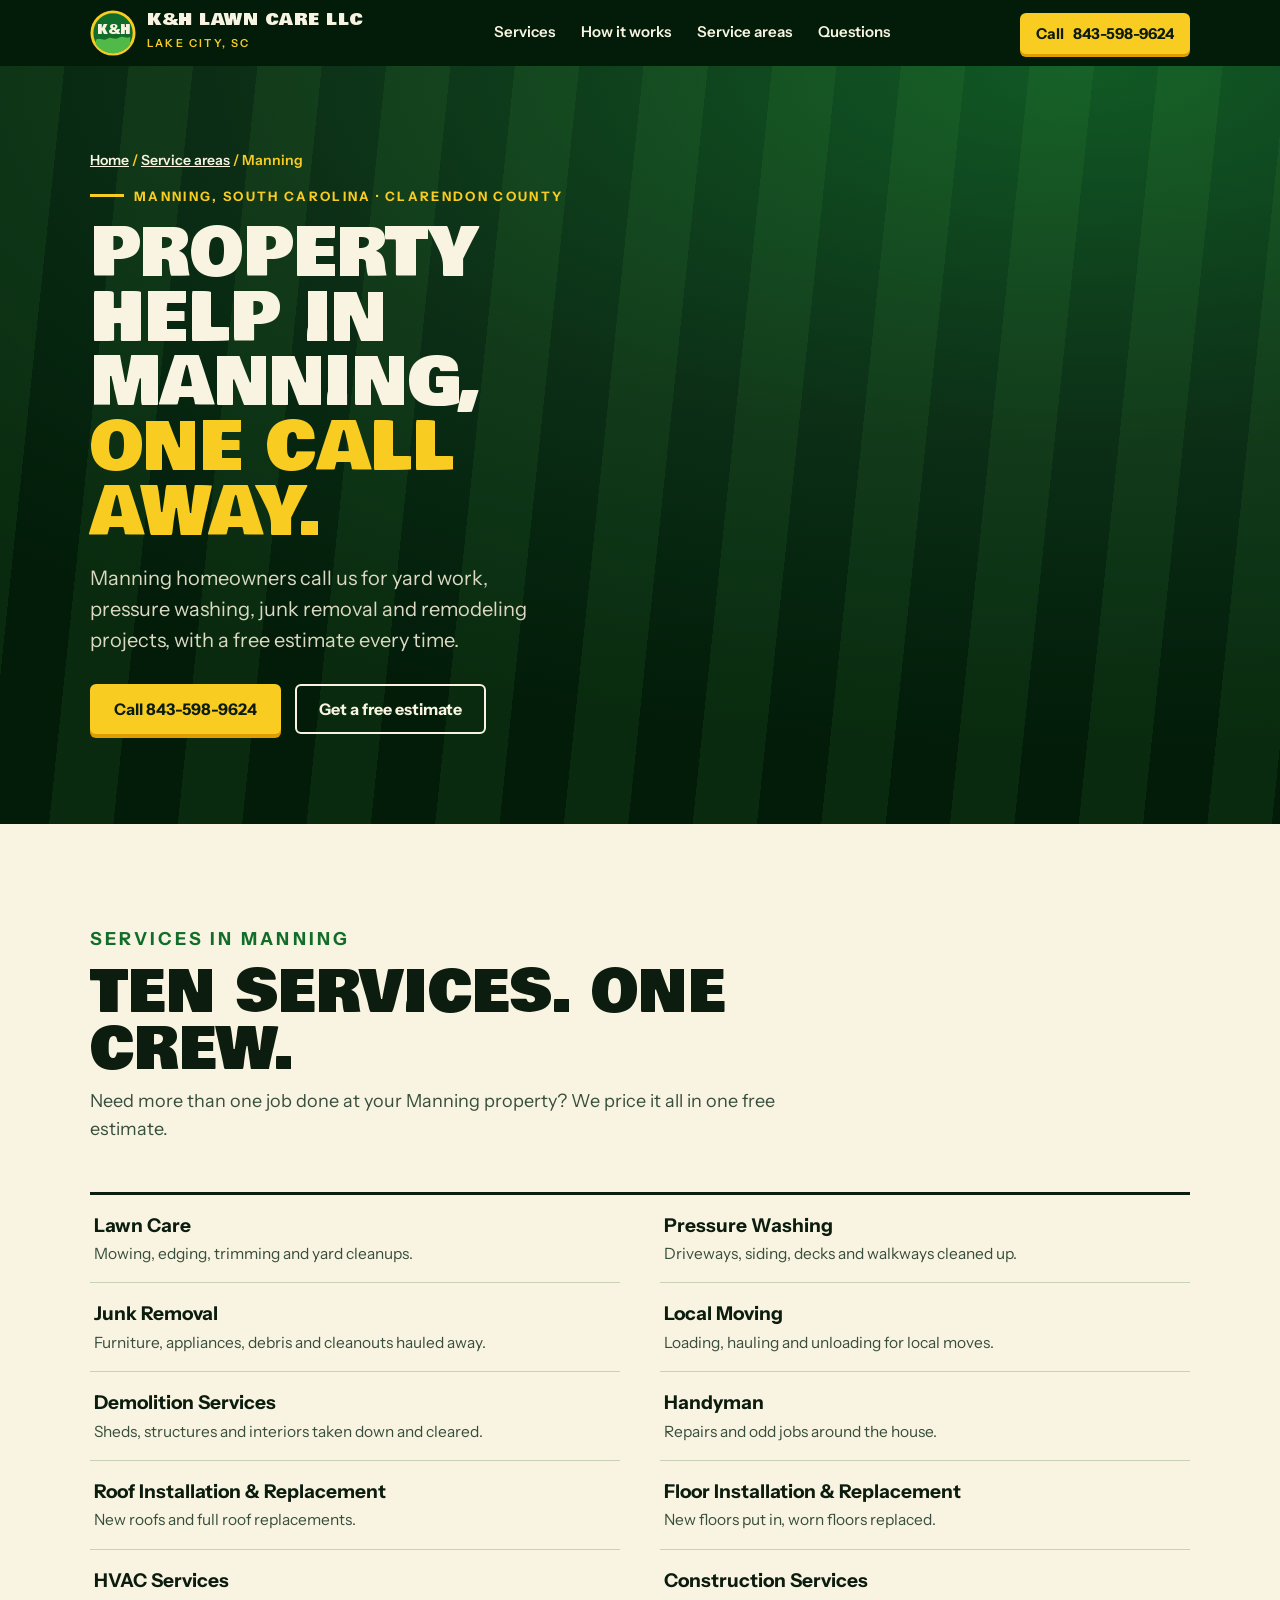
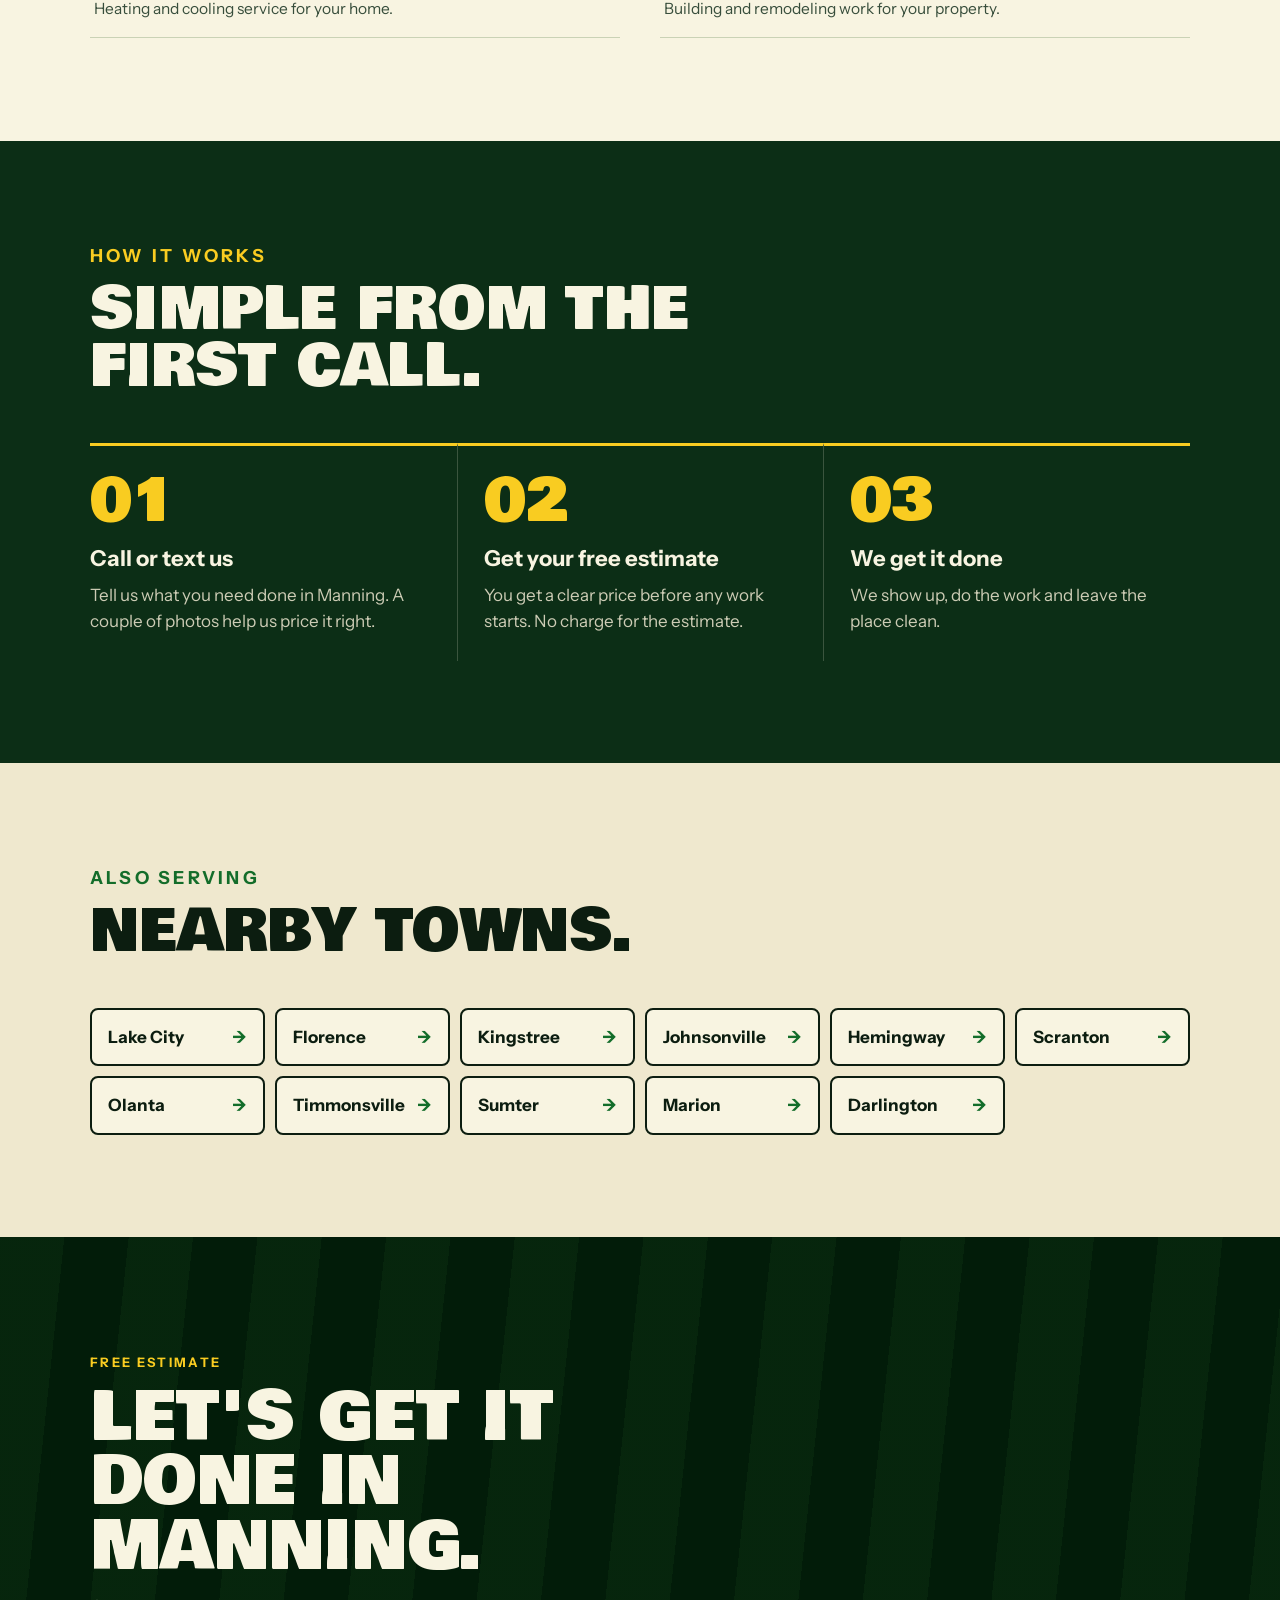
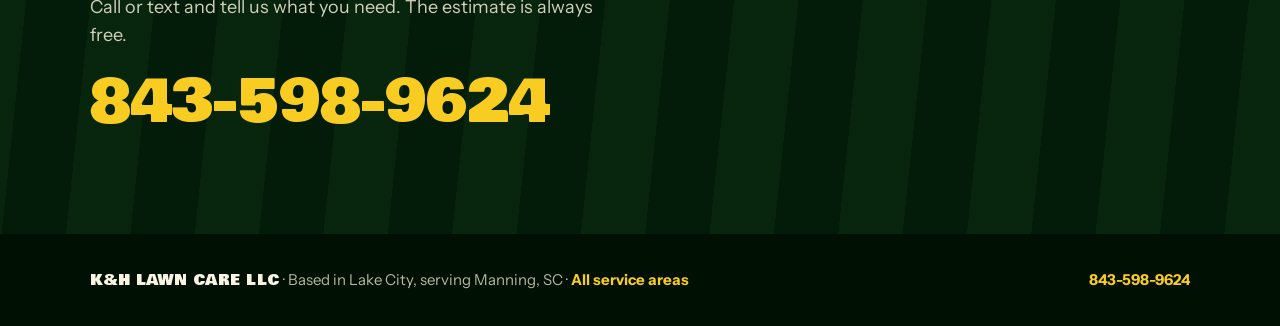
<file: service-areas/manning/index.html>
<!doctype html>
<html lang="en">
<head>
<meta charset="utf-8">
<meta name="viewport" content="width=device-width, initial-scale=1">
<title>Lawn Care, Junk Removal &amp; Home Services in Manning, SC | K&amp;H Lawn Care LLC</title>
<meta name="description" content="K&amp;H Lawn Care LLC serves Manning, SC (Clarendon County): lawn care, pressure washing, junk removal, local moving, handyman, roofing, flooring, HVAC, construction and demolition. Free estimates. Call 843-598-9624.">
<link rel="canonical" href="https://khlawncaresc.com/service-areas/manning/">
<meta property="og:title" content="K&amp;H Lawn Care LLC | Manning, SC">
<meta property="og:description" content="K&amp;H Lawn Care LLC serves Manning, SC (Clarendon County): lawn care, pressure washing, junk removal, local moving, handyman, roofing, flooring, HVAC, construction and demolition. Free estimates. Call 843-598-9624.">
<meta property="og:url" content="https://khlawncaresc.com/service-areas/manning/">
<script src="../../assets/track.js?v=3"></script>
<meta name="theme-color" content="#12351d">
<link rel="preconnect" href="https://fonts.googleapis.com">
<link rel="preconnect" href="https://fonts.gstatic.com" crossorigin>
<link rel="preload" as="style" href="https://fonts.googleapis.com/css2?family=Bowlby+One&family=Instrument+Sans:wght@400;500;600;700&display=swap" onload="this.onload=null;this.rel='stylesheet'">
<noscript><link href="https://fonts.googleapis.com/css2?family=Bowlby+One&family=Instrument+Sans:wght@400;500;600;700&display=swap" rel="stylesheet"></noscript>
<link rel="stylesheet" href="../../assets/site.css">
<script type="application/ld+json">
{
  "@context": "https://schema.org",
  "@type": "HomeAndConstructionBusiness",
  "@id": "https://khlawncaresc.com/#business",
  "name": "K&H Lawn Care LLC",
  "description": "K&H Lawn Care LLC serves Manning, SC from its base in Lake City, SC: lawn care, pressure washing, junk removal, local moving, handyman, roofing, flooring, HVAC, construction and demolition.",
  "url": "https://khlawncaresc.com/",
  "telephone": "+1-843-598-9624",
  "address": {
    "@type": "PostalAddress",
    "addressLocality": "Lake City",
    "addressRegion": "SC",
    "addressCountry": "US"
  },
  "areaServed": {
    "@type": "City",
    "name": "Manning, SC"
  },
  "sameAs": [
    "https://www.facebook.com/profile.php?id=61596046041411"
  ],
  "makesOffer": [
    "Lawn Care",
    "Pressure Washing",
    "Junk Removal",
    "Local Moving",
    "Demolition Services",
    "Handyman",
    "Roof Installation & Replacement",
    "Floor Installation & Replacement",
    "HVAC Services",
    "Construction Services"
  ]
}
</script>
</head>
<body>
<a class="skip" href="#services">Skip to services</a>
<header class="bar">
  <div class="wrap">
    <a class="brand" href="../../" aria-label="K&amp;H Lawn Care LLC, home">
      <svg viewBox="0 0 48 48" aria-hidden="true">
        <circle cx="24" cy="24" r="22" fill="oklch(0.47 0.13 147)" stroke="oklch(0.86 0.17 92)" stroke-width="3"/>
        <path d="M6 31c5-3 8 2 12-1s7 2 12-1 8 2 12-1v8a22 22 0 0 1-36 0z" fill="oklch(0.7 0.18 142)"/>
        <text x="24" y="25" text-anchor="middle" font-family="Bowlby One, Arial Black, sans-serif" font-size="13" fill="oklch(0.965 0.025 95)">K&amp;H</text>
      </svg>
      <span><b>K&amp;H Lawn Care LLC</b><small>LAKE CITY, SC</small></span>
    </a>
    <nav aria-label="Main">
      <a href="../../#services">Services</a>
      <a href="../../#how">How it works</a>
      <a href="../../#areas">Service areas</a>
      <a href="../../#questions">Questions</a>
    </nav>
    <a class="btn btn-gold" href="tel:+18435989624"><span>Call </span>843-598-9624</a>
  </div>
</header>
<main>
  <div class="hero">
    <div class="wrap">
      <div>
        <p class="crumbs"><a href="../../">Home</a> / <a href="../../#areas">Service areas</a> / Manning</p>
        <p class="eyebrow">Manning, South Carolina · Clarendon County</p>
        <h1 class="display">Property help in Manning, <em>one call away.</em></h1>
        <p class="sub">Manning homeowners call us for yard work, pressure washing, junk removal and remodeling projects, with a free estimate every time.</p>
        <div class="actions">
          <a class="btn btn-gold" href="tel:+18435989624">Call 843-598-9624</a>
          <a class="btn btn-line" href="../../#estimate">Get a free estimate</a>
        </div>
      </div>
    </div>
  </div>

  <section id="services">
    <div class="wrap">
      <div class="sec-head">
        <p class="eyebrow">Services in Manning</p>
        <h2 class="display">Ten services. One crew.</h2>
        <p>Need more than one job done at your Manning property? We price it all in one free estimate.</p>
      </div>
      <ul class="svc-list">
        <li><b>Lawn Care</b><span>Mowing, edging, trimming and yard cleanups.</span></li>
        <li><b>Pressure Washing</b><span>Driveways, siding, decks and walkways cleaned up.</span></li>
        <li><b>Junk Removal</b><span>Furniture, appliances, debris and cleanouts hauled away.</span></li>
        <li><b>Local Moving</b><span>Loading, hauling and unloading for local moves.</span></li>
        <li><b>Demolition Services</b><span>Sheds, structures and interiors taken down and cleared.</span></li>
        <li><b>Handyman</b><span>Repairs and odd jobs around the house.</span></li>
        <li><b>Roof Installation &amp; Replacement</b><span>New roofs and full roof replacements.</span></li>
        <li><b>Floor Installation &amp; Replacement</b><span>New floors put in, worn floors replaced.</span></li>
        <li><b>HVAC Services</b><span>Heating and cooling service for your home.</span></li>
        <li><b>Construction Services</b><span>Building and remodeling work for your property.</span></li>
      </ul>
    </div>
  </section>

  <section class="how">
    <div class="wrap">
      <div class="sec-head">
        <p class="eyebrow">How it works</p>
        <h2 class="display">Simple from the first call.</h2>
      </div>
      <ol class="steps">
        <li><h3>Call or text us</h3><p>Tell us what you need done in Manning. A couple of photos help us price it right.</p></li>
        <li><h3>Get your free estimate</h3><p>You get a clear price before any work starts. No charge for the estimate.</p></li>
        <li><h3>We get it done</h3><p>We show up, do the work and leave the place clean.</p></li>
      </ol>
    </div>
  </section>

  <section class="areas">
    <div class="wrap">
      <div class="sec-head">
        <p class="eyebrow">Also serving</p>
        <h2 class="display">Nearby towns.</h2>
      </div>
      <ul class="area-grid">
          <li><a href="../lake-city/">Lake City</a></li>
          <li><a href="../florence/">Florence</a></li>
          <li><a href="../kingstree/">Kingstree</a></li>
          <li><a href="../johnsonville/">Johnsonville</a></li>
          <li><a href="../hemingway/">Hemingway</a></li>
          <li><a href="../scranton/">Scranton</a></li>
          <li><a href="../olanta/">Olanta</a></li>
          <li><a href="../timmonsville/">Timmonsville</a></li>
          <li><a href="../sumter/">Sumter</a></li>
          <li><a href="../marion/">Marion</a></li>
          <li><a href="../darlington/">Darlington</a></li>
      </ul>
    </div>
  </section>

  <section class="estimate">
    <div class="wrap est-grid">
      <div>
        <p class="eyebrow">Free estimate</p>
        <h2 class="display">Let's get it done in Manning.</h2>
        <p class="sub">Call or text and tell us what you need. The estimate is always free.</p>
        <a class="phone" href="tel:+18435989624">843-598-9624</a>
      </div>
    </div>
  </section>
</main>

<footer>
  <div class="wrap">
    <span><b>K&amp;H Lawn Care LLC</b> · Based in Lake City, serving Manning, SC · <a href="../../#areas">All service areas</a></span>
    <a href="tel:+18435989624">843-598-9624</a>
  </div>
</footer>

<div class="callbar">
  <a class="c1" href="tel:+18435989624">Call now</a>
  <a class="c2" href="sms:+18435989624">Text us</a>
</div>
</body>
</html>
</file>
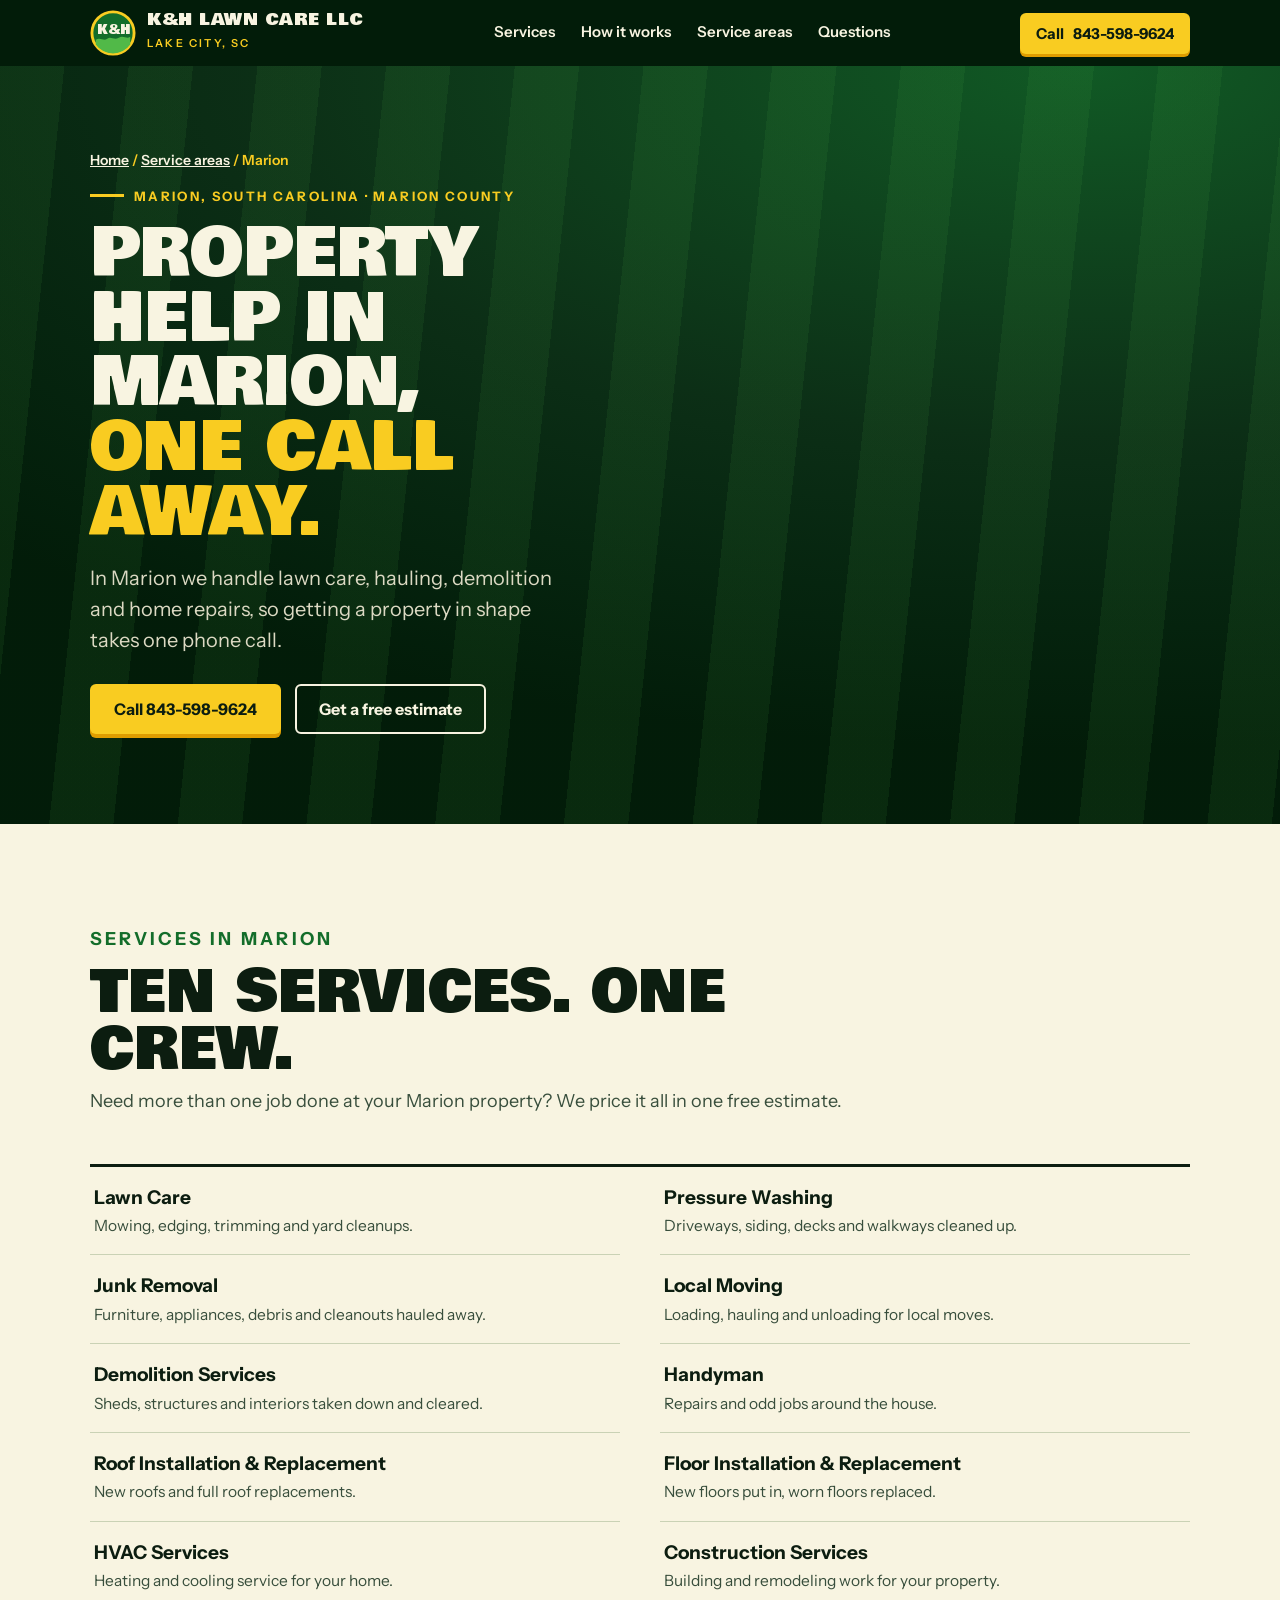
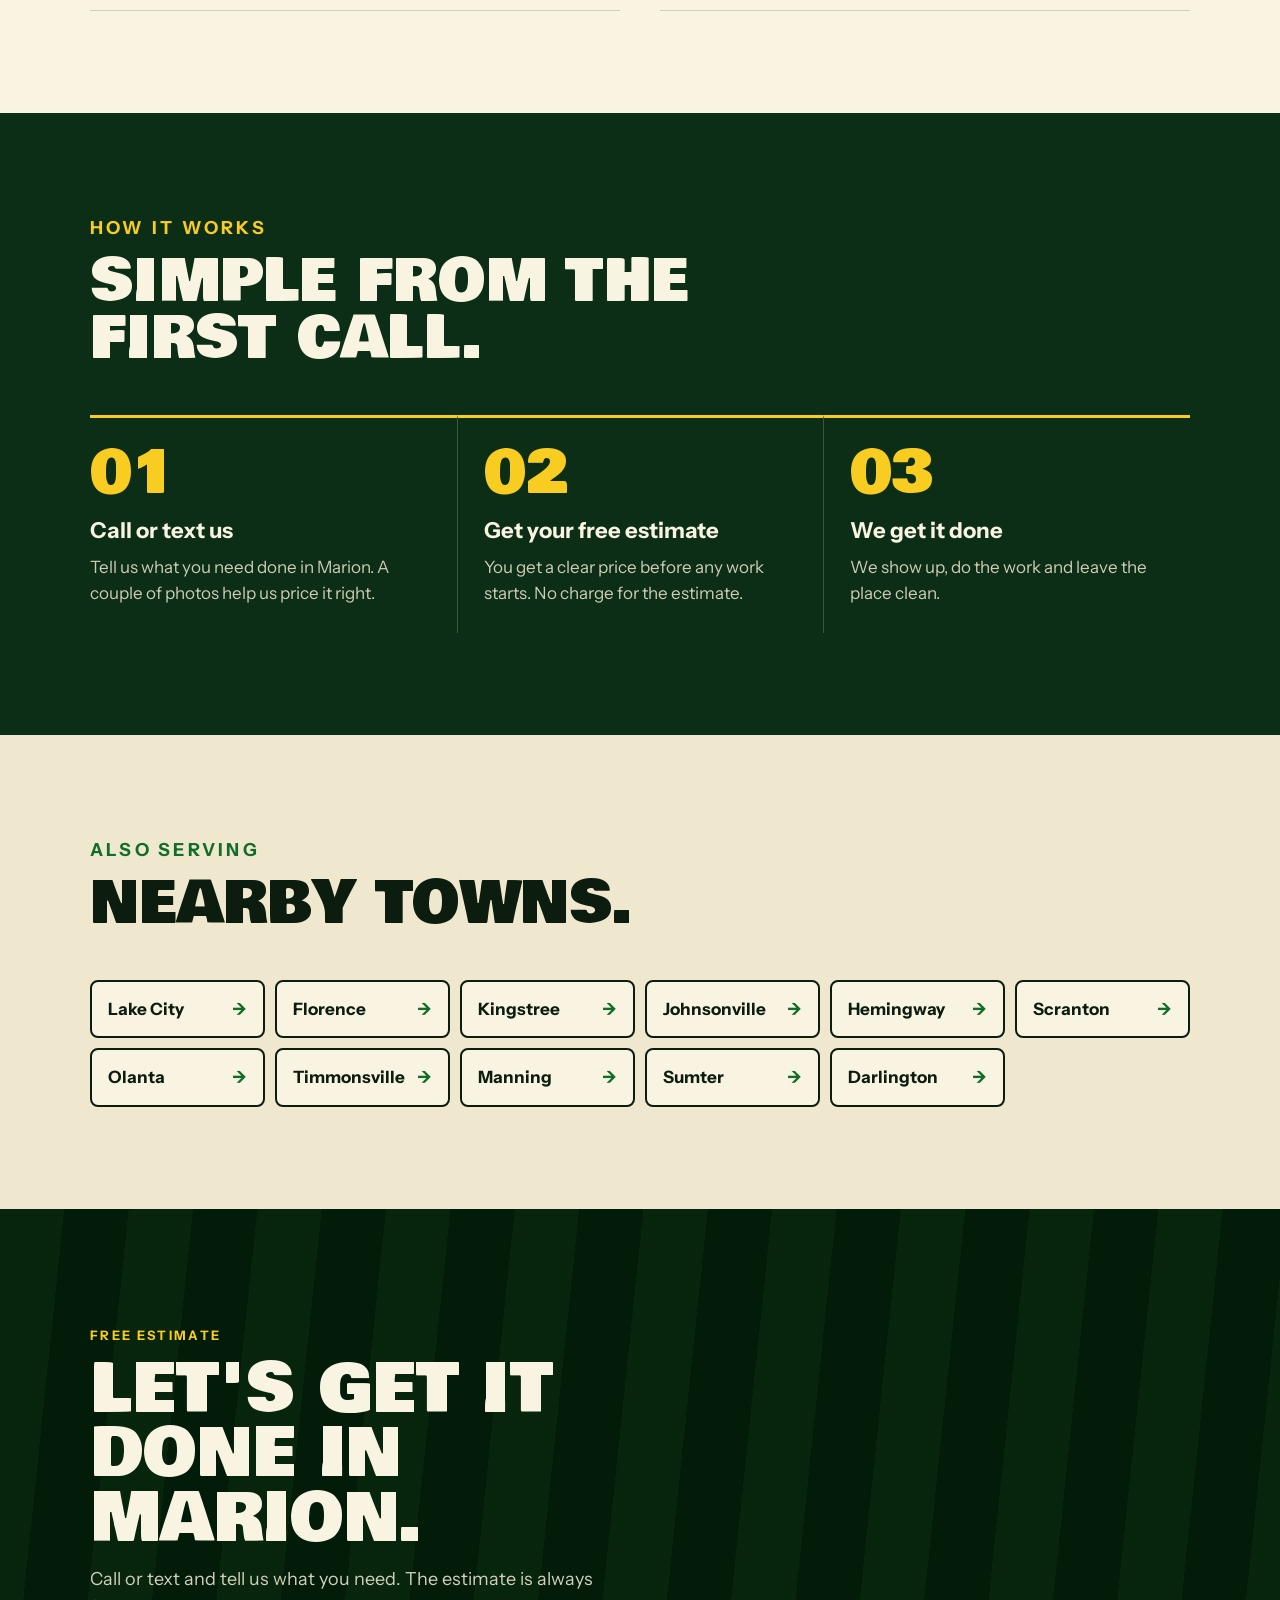
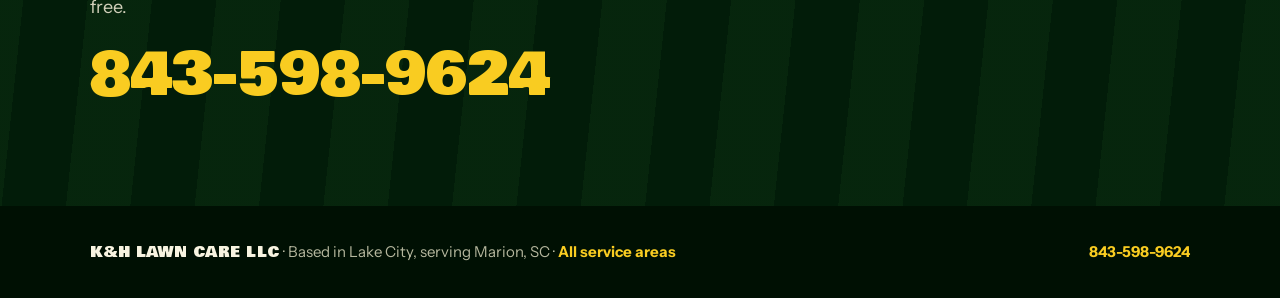
<file: service-areas/marion/index.html>
<!doctype html>
<html lang="en">
<head>
<meta charset="utf-8">
<meta name="viewport" content="width=device-width, initial-scale=1">
<title>Lawn Care, Junk Removal &amp; Home Services in Marion, SC | K&amp;H Lawn Care LLC</title>
<meta name="description" content="K&amp;H Lawn Care LLC serves Marion, SC (Marion County): lawn care, pressure washing, junk removal, local moving, handyman, roofing, flooring, HVAC, construction and demolition. Free estimates. Call 843-598-9624.">
<link rel="canonical" href="https://khlawncaresc.com/service-areas/marion/">
<meta property="og:title" content="K&amp;H Lawn Care LLC | Marion, SC">
<meta property="og:description" content="K&amp;H Lawn Care LLC serves Marion, SC (Marion County): lawn care, pressure washing, junk removal, local moving, handyman, roofing, flooring, HVAC, construction and demolition. Free estimates. Call 843-598-9624.">
<meta property="og:url" content="https://khlawncaresc.com/service-areas/marion/">
<script src="../../assets/track.js?v=3"></script>
<meta name="theme-color" content="#12351d">
<link rel="preconnect" href="https://fonts.googleapis.com">
<link rel="preconnect" href="https://fonts.gstatic.com" crossorigin>
<link rel="preload" as="style" href="https://fonts.googleapis.com/css2?family=Bowlby+One&family=Instrument+Sans:wght@400;500;600;700&display=swap" onload="this.onload=null;this.rel='stylesheet'">
<noscript><link href="https://fonts.googleapis.com/css2?family=Bowlby+One&family=Instrument+Sans:wght@400;500;600;700&display=swap" rel="stylesheet"></noscript>
<link rel="stylesheet" href="../../assets/site.css">
<script type="application/ld+json">
{
  "@context": "https://schema.org",
  "@type": "HomeAndConstructionBusiness",
  "@id": "https://khlawncaresc.com/#business",
  "name": "K&H Lawn Care LLC",
  "description": "K&H Lawn Care LLC serves Marion, SC from its base in Lake City, SC: lawn care, pressure washing, junk removal, local moving, handyman, roofing, flooring, HVAC, construction and demolition.",
  "url": "https://khlawncaresc.com/",
  "telephone": "+1-843-598-9624",
  "address": {
    "@type": "PostalAddress",
    "addressLocality": "Lake City",
    "addressRegion": "SC",
    "addressCountry": "US"
  },
  "areaServed": {
    "@type": "City",
    "name": "Marion, SC"
  },
  "sameAs": [
    "https://www.facebook.com/profile.php?id=61596046041411"
  ],
  "makesOffer": [
    "Lawn Care",
    "Pressure Washing",
    "Junk Removal",
    "Local Moving",
    "Demolition Services",
    "Handyman",
    "Roof Installation & Replacement",
    "Floor Installation & Replacement",
    "HVAC Services",
    "Construction Services"
  ]
}
</script>
</head>
<body>
<a class="skip" href="#services">Skip to services</a>
<header class="bar">
  <div class="wrap">
    <a class="brand" href="../../" aria-label="K&amp;H Lawn Care LLC, home">
      <svg viewBox="0 0 48 48" aria-hidden="true">
        <circle cx="24" cy="24" r="22" fill="oklch(0.47 0.13 147)" stroke="oklch(0.86 0.17 92)" stroke-width="3"/>
        <path d="M6 31c5-3 8 2 12-1s7 2 12-1 8 2 12-1v8a22 22 0 0 1-36 0z" fill="oklch(0.7 0.18 142)"/>
        <text x="24" y="25" text-anchor="middle" font-family="Bowlby One, Arial Black, sans-serif" font-size="13" fill="oklch(0.965 0.025 95)">K&amp;H</text>
      </svg>
      <span><b>K&amp;H Lawn Care LLC</b><small>LAKE CITY, SC</small></span>
    </a>
    <nav aria-label="Main">
      <a href="../../#services">Services</a>
      <a href="../../#how">How it works</a>
      <a href="../../#areas">Service areas</a>
      <a href="../../#questions">Questions</a>
    </nav>
    <a class="btn btn-gold" href="tel:+18435989624"><span>Call </span>843-598-9624</a>
  </div>
</header>
<main>
  <div class="hero">
    <div class="wrap">
      <div>
        <p class="crumbs"><a href="../../">Home</a> / <a href="../../#areas">Service areas</a> / Marion</p>
        <p class="eyebrow">Marion, South Carolina · Marion County</p>
        <h1 class="display">Property help in Marion, <em>one call away.</em></h1>
        <p class="sub">In Marion we handle lawn care, hauling, demolition and home repairs, so getting a property in shape takes one phone call.</p>
        <div class="actions">
          <a class="btn btn-gold" href="tel:+18435989624">Call 843-598-9624</a>
          <a class="btn btn-line" href="../../#estimate">Get a free estimate</a>
        </div>
      </div>
    </div>
  </div>

  <section id="services">
    <div class="wrap">
      <div class="sec-head">
        <p class="eyebrow">Services in Marion</p>
        <h2 class="display">Ten services. One crew.</h2>
        <p>Need more than one job done at your Marion property? We price it all in one free estimate.</p>
      </div>
      <ul class="svc-list">
        <li><b>Lawn Care</b><span>Mowing, edging, trimming and yard cleanups.</span></li>
        <li><b>Pressure Washing</b><span>Driveways, siding, decks and walkways cleaned up.</span></li>
        <li><b>Junk Removal</b><span>Furniture, appliances, debris and cleanouts hauled away.</span></li>
        <li><b>Local Moving</b><span>Loading, hauling and unloading for local moves.</span></li>
        <li><b>Demolition Services</b><span>Sheds, structures and interiors taken down and cleared.</span></li>
        <li><b>Handyman</b><span>Repairs and odd jobs around the house.</span></li>
        <li><b>Roof Installation &amp; Replacement</b><span>New roofs and full roof replacements.</span></li>
        <li><b>Floor Installation &amp; Replacement</b><span>New floors put in, worn floors replaced.</span></li>
        <li><b>HVAC Services</b><span>Heating and cooling service for your home.</span></li>
        <li><b>Construction Services</b><span>Building and remodeling work for your property.</span></li>
      </ul>
    </div>
  </section>

  <section class="how">
    <div class="wrap">
      <div class="sec-head">
        <p class="eyebrow">How it works</p>
        <h2 class="display">Simple from the first call.</h2>
      </div>
      <ol class="steps">
        <li><h3>Call or text us</h3><p>Tell us what you need done in Marion. A couple of photos help us price it right.</p></li>
        <li><h3>Get your free estimate</h3><p>You get a clear price before any work starts. No charge for the estimate.</p></li>
        <li><h3>We get it done</h3><p>We show up, do the work and leave the place clean.</p></li>
      </ol>
    </div>
  </section>

  <section class="areas">
    <div class="wrap">
      <div class="sec-head">
        <p class="eyebrow">Also serving</p>
        <h2 class="display">Nearby towns.</h2>
      </div>
      <ul class="area-grid">
          <li><a href="../lake-city/">Lake City</a></li>
          <li><a href="../florence/">Florence</a></li>
          <li><a href="../kingstree/">Kingstree</a></li>
          <li><a href="../johnsonville/">Johnsonville</a></li>
          <li><a href="../hemingway/">Hemingway</a></li>
          <li><a href="../scranton/">Scranton</a></li>
          <li><a href="../olanta/">Olanta</a></li>
          <li><a href="../timmonsville/">Timmonsville</a></li>
          <li><a href="../manning/">Manning</a></li>
          <li><a href="../sumter/">Sumter</a></li>
          <li><a href="../darlington/">Darlington</a></li>
      </ul>
    </div>
  </section>

  <section class="estimate">
    <div class="wrap est-grid">
      <div>
        <p class="eyebrow">Free estimate</p>
        <h2 class="display">Let's get it done in Marion.</h2>
        <p class="sub">Call or text and tell us what you need. The estimate is always free.</p>
        <a class="phone" href="tel:+18435989624">843-598-9624</a>
      </div>
    </div>
  </section>
</main>

<footer>
  <div class="wrap">
    <span><b>K&amp;H Lawn Care LLC</b> · Based in Lake City, serving Marion, SC · <a href="../../#areas">All service areas</a></span>
    <a href="tel:+18435989624">843-598-9624</a>
  </div>
</footer>

<div class="callbar">
  <a class="c1" href="tel:+18435989624">Call now</a>
  <a class="c2" href="sms:+18435989624">Text us</a>
</div>
</body>
</html>
</file>
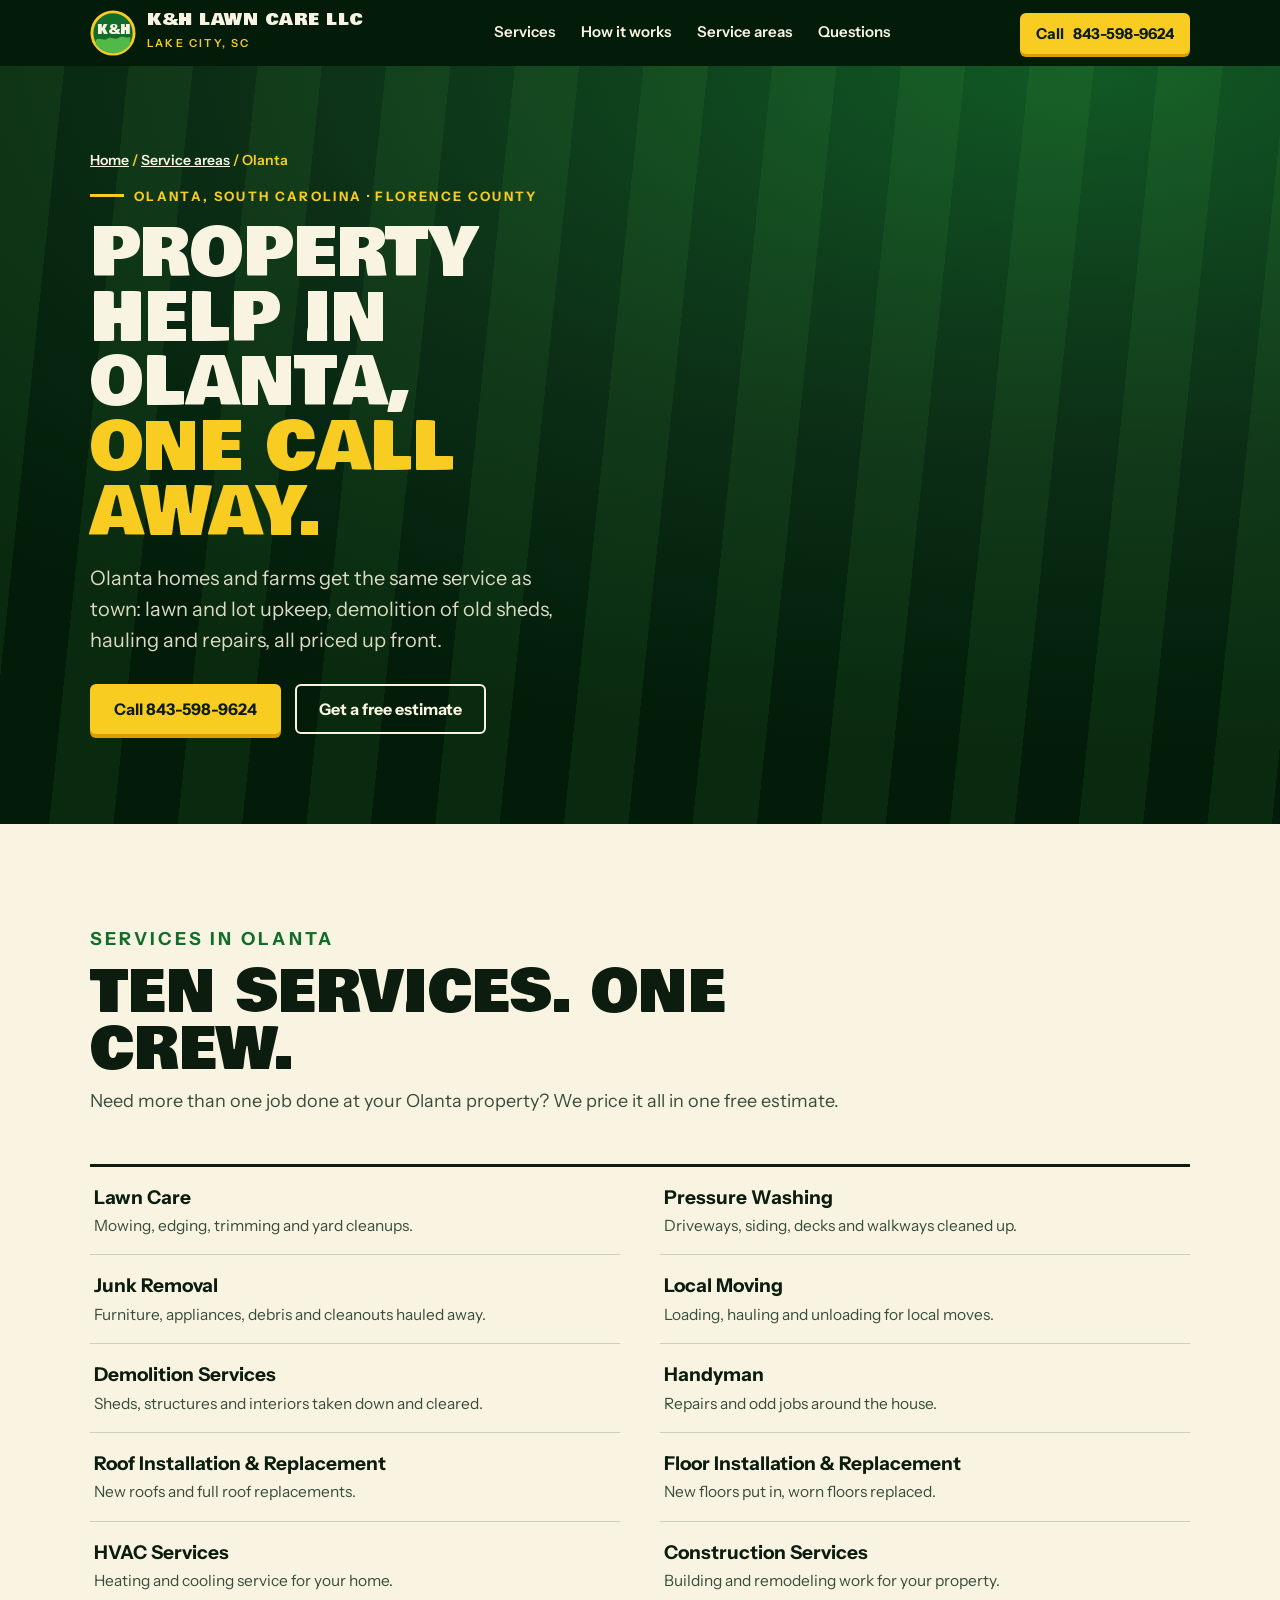
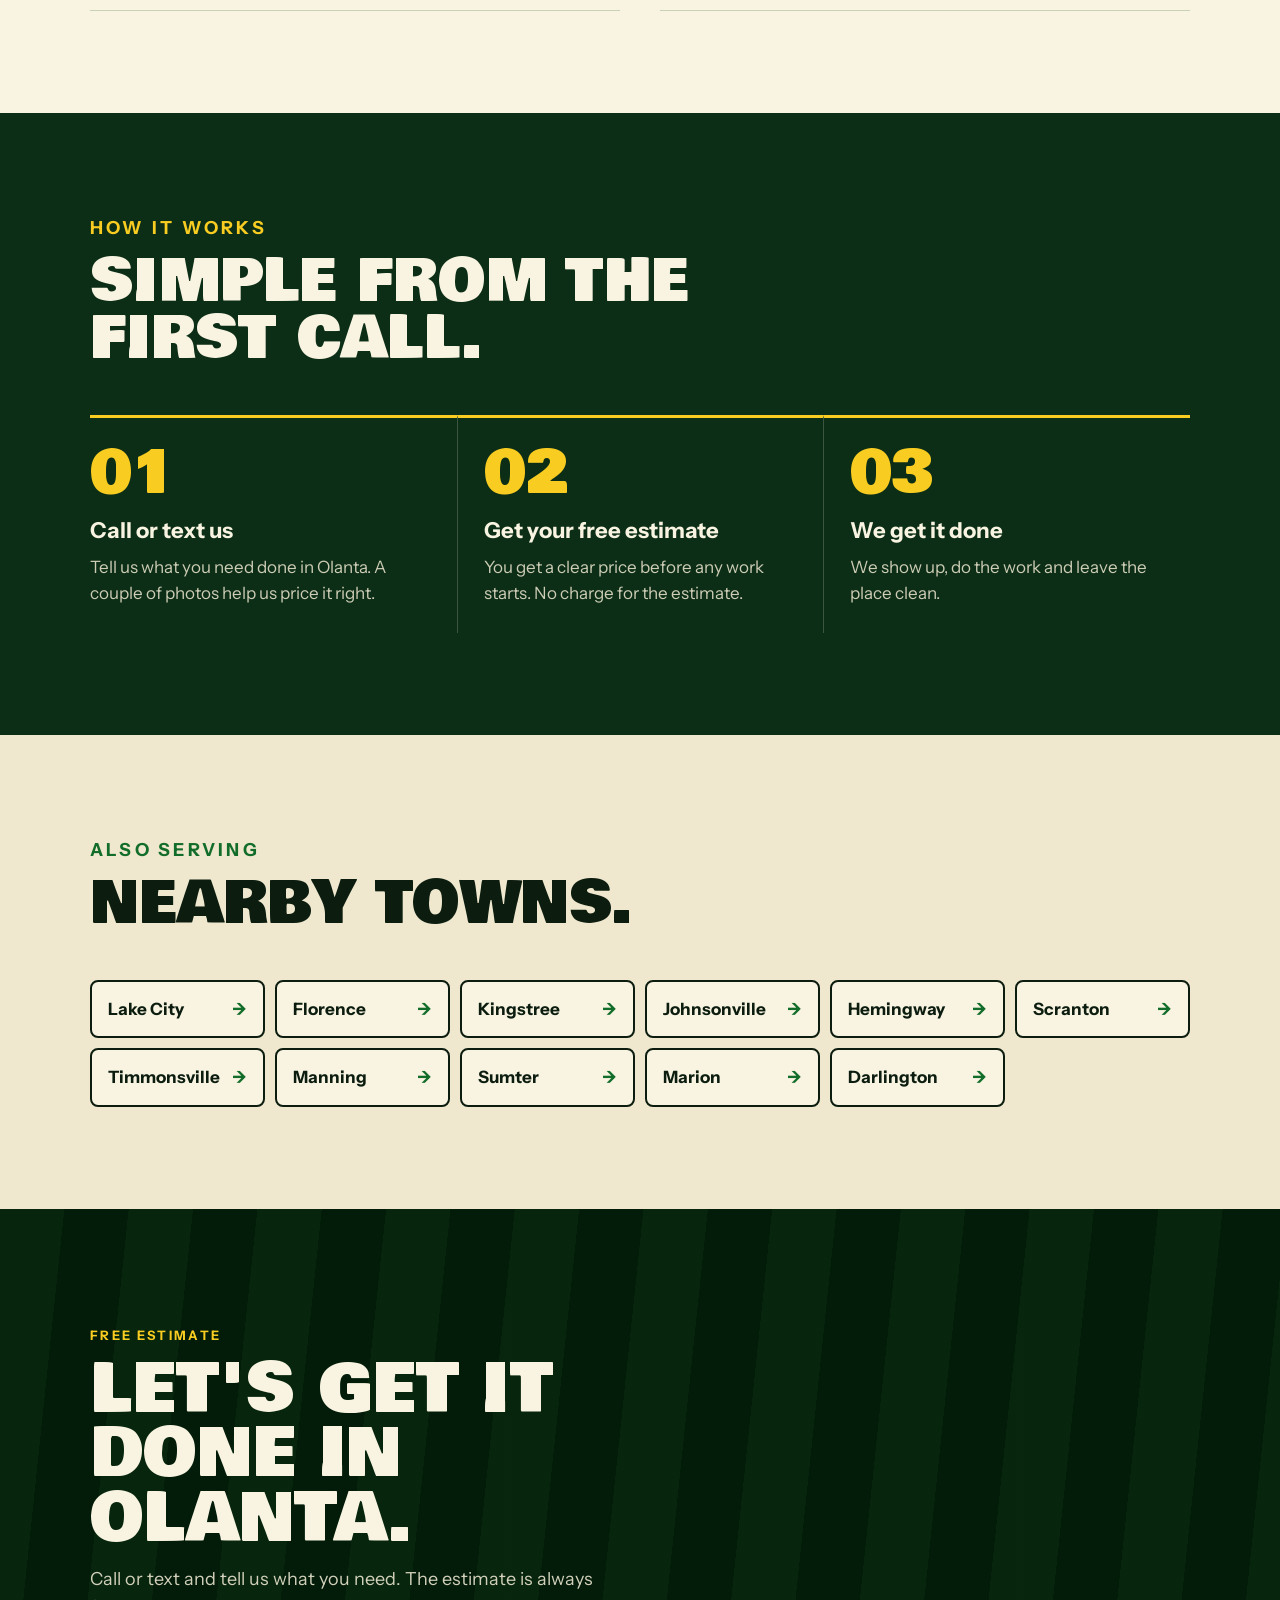
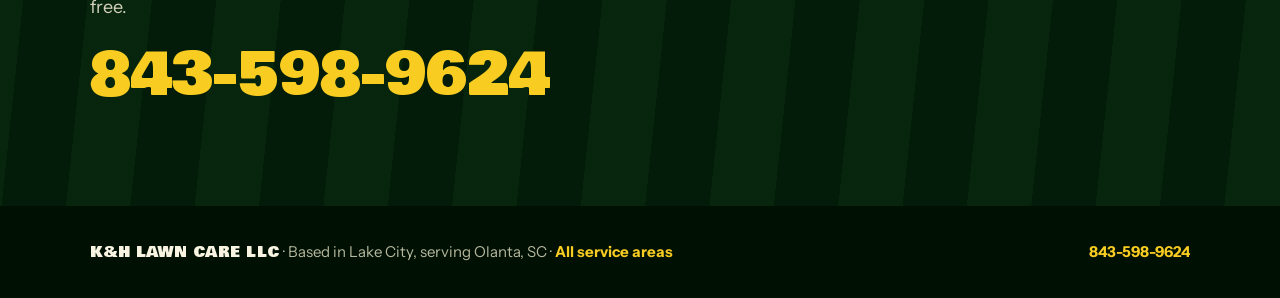
<file: service-areas/olanta/index.html>
<!doctype html>
<html lang="en">
<head>
<meta charset="utf-8">
<meta name="viewport" content="width=device-width, initial-scale=1">
<title>Lawn Care, Junk Removal &amp; Home Services in Olanta, SC | K&amp;H Lawn Care LLC</title>
<meta name="description" content="K&amp;H Lawn Care LLC serves Olanta, SC (Florence County): lawn care, pressure washing, junk removal, local moving, handyman, roofing, flooring, HVAC, construction and demolition. Free estimates. Call 843-598-9624.">
<link rel="canonical" href="https://khlawncaresc.com/service-areas/olanta/">
<meta property="og:title" content="K&amp;H Lawn Care LLC | Olanta, SC">
<meta property="og:description" content="K&amp;H Lawn Care LLC serves Olanta, SC (Florence County): lawn care, pressure washing, junk removal, local moving, handyman, roofing, flooring, HVAC, construction and demolition. Free estimates. Call 843-598-9624.">
<meta property="og:url" content="https://khlawncaresc.com/service-areas/olanta/">
<script src="../../assets/track.js?v=3"></script>
<meta name="theme-color" content="#12351d">
<link rel="preconnect" href="https://fonts.googleapis.com">
<link rel="preconnect" href="https://fonts.gstatic.com" crossorigin>
<link rel="preload" as="style" href="https://fonts.googleapis.com/css2?family=Bowlby+One&family=Instrument+Sans:wght@400;500;600;700&display=swap" onload="this.onload=null;this.rel='stylesheet'">
<noscript><link href="https://fonts.googleapis.com/css2?family=Bowlby+One&family=Instrument+Sans:wght@400;500;600;700&display=swap" rel="stylesheet"></noscript>
<link rel="stylesheet" href="../../assets/site.css">
<script type="application/ld+json">
{
  "@context": "https://schema.org",
  "@type": "HomeAndConstructionBusiness",
  "@id": "https://khlawncaresc.com/#business",
  "name": "K&H Lawn Care LLC",
  "description": "K&H Lawn Care LLC serves Olanta, SC from its base in Lake City, SC: lawn care, pressure washing, junk removal, local moving, handyman, roofing, flooring, HVAC, construction and demolition.",
  "url": "https://khlawncaresc.com/",
  "telephone": "+1-843-598-9624",
  "address": {
    "@type": "PostalAddress",
    "addressLocality": "Lake City",
    "addressRegion": "SC",
    "addressCountry": "US"
  },
  "areaServed": {
    "@type": "City",
    "name": "Olanta, SC"
  },
  "sameAs": [
    "https://www.facebook.com/profile.php?id=61596046041411"
  ],
  "makesOffer": [
    "Lawn Care",
    "Pressure Washing",
    "Junk Removal",
    "Local Moving",
    "Demolition Services",
    "Handyman",
    "Roof Installation & Replacement",
    "Floor Installation & Replacement",
    "HVAC Services",
    "Construction Services"
  ]
}
</script>
</head>
<body>
<a class="skip" href="#services">Skip to services</a>
<header class="bar">
  <div class="wrap">
    <a class="brand" href="../../" aria-label="K&amp;H Lawn Care LLC, home">
      <svg viewBox="0 0 48 48" aria-hidden="true">
        <circle cx="24" cy="24" r="22" fill="oklch(0.47 0.13 147)" stroke="oklch(0.86 0.17 92)" stroke-width="3"/>
        <path d="M6 31c5-3 8 2 12-1s7 2 12-1 8 2 12-1v8a22 22 0 0 1-36 0z" fill="oklch(0.7 0.18 142)"/>
        <text x="24" y="25" text-anchor="middle" font-family="Bowlby One, Arial Black, sans-serif" font-size="13" fill="oklch(0.965 0.025 95)">K&amp;H</text>
      </svg>
      <span><b>K&amp;H Lawn Care LLC</b><small>LAKE CITY, SC</small></span>
    </a>
    <nav aria-label="Main">
      <a href="../../#services">Services</a>
      <a href="../../#how">How it works</a>
      <a href="../../#areas">Service areas</a>
      <a href="../../#questions">Questions</a>
    </nav>
    <a class="btn btn-gold" href="tel:+18435989624"><span>Call </span>843-598-9624</a>
  </div>
</header>
<main>
  <div class="hero">
    <div class="wrap">
      <div>
        <p class="crumbs"><a href="../../">Home</a> / <a href="../../#areas">Service areas</a> / Olanta</p>
        <p class="eyebrow">Olanta, South Carolina · Florence County</p>
        <h1 class="display">Property help in Olanta, <em>one call away.</em></h1>
        <p class="sub">Olanta homes and farms get the same service as town: lawn and lot upkeep, demolition of old sheds, hauling and repairs, all priced up front.</p>
        <div class="actions">
          <a class="btn btn-gold" href="tel:+18435989624">Call 843-598-9624</a>
          <a class="btn btn-line" href="../../#estimate">Get a free estimate</a>
        </div>
      </div>
    </div>
  </div>

  <section id="services">
    <div class="wrap">
      <div class="sec-head">
        <p class="eyebrow">Services in Olanta</p>
        <h2 class="display">Ten services. One crew.</h2>
        <p>Need more than one job done at your Olanta property? We price it all in one free estimate.</p>
      </div>
      <ul class="svc-list">
        <li><b>Lawn Care</b><span>Mowing, edging, trimming and yard cleanups.</span></li>
        <li><b>Pressure Washing</b><span>Driveways, siding, decks and walkways cleaned up.</span></li>
        <li><b>Junk Removal</b><span>Furniture, appliances, debris and cleanouts hauled away.</span></li>
        <li><b>Local Moving</b><span>Loading, hauling and unloading for local moves.</span></li>
        <li><b>Demolition Services</b><span>Sheds, structures and interiors taken down and cleared.</span></li>
        <li><b>Handyman</b><span>Repairs and odd jobs around the house.</span></li>
        <li><b>Roof Installation &amp; Replacement</b><span>New roofs and full roof replacements.</span></li>
        <li><b>Floor Installation &amp; Replacement</b><span>New floors put in, worn floors replaced.</span></li>
        <li><b>HVAC Services</b><span>Heating and cooling service for your home.</span></li>
        <li><b>Construction Services</b><span>Building and remodeling work for your property.</span></li>
      </ul>
    </div>
  </section>

  <section class="how">
    <div class="wrap">
      <div class="sec-head">
        <p class="eyebrow">How it works</p>
        <h2 class="display">Simple from the first call.</h2>
      </div>
      <ol class="steps">
        <li><h3>Call or text us</h3><p>Tell us what you need done in Olanta. A couple of photos help us price it right.</p></li>
        <li><h3>Get your free estimate</h3><p>You get a clear price before any work starts. No charge for the estimate.</p></li>
        <li><h3>We get it done</h3><p>We show up, do the work and leave the place clean.</p></li>
      </ol>
    </div>
  </section>

  <section class="areas">
    <div class="wrap">
      <div class="sec-head">
        <p class="eyebrow">Also serving</p>
        <h2 class="display">Nearby towns.</h2>
      </div>
      <ul class="area-grid">
          <li><a href="../lake-city/">Lake City</a></li>
          <li><a href="../florence/">Florence</a></li>
          <li><a href="../kingstree/">Kingstree</a></li>
          <li><a href="../johnsonville/">Johnsonville</a></li>
          <li><a href="../hemingway/">Hemingway</a></li>
          <li><a href="../scranton/">Scranton</a></li>
          <li><a href="../timmonsville/">Timmonsville</a></li>
          <li><a href="../manning/">Manning</a></li>
          <li><a href="../sumter/">Sumter</a></li>
          <li><a href="../marion/">Marion</a></li>
          <li><a href="../darlington/">Darlington</a></li>
      </ul>
    </div>
  </section>

  <section class="estimate">
    <div class="wrap est-grid">
      <div>
        <p class="eyebrow">Free estimate</p>
        <h2 class="display">Let's get it done in Olanta.</h2>
        <p class="sub">Call or text and tell us what you need. The estimate is always free.</p>
        <a class="phone" href="tel:+18435989624">843-598-9624</a>
      </div>
    </div>
  </section>
</main>

<footer>
  <div class="wrap">
    <span><b>K&amp;H Lawn Care LLC</b> · Based in Lake City, serving Olanta, SC · <a href="../../#areas">All service areas</a></span>
    <a href="tel:+18435989624">843-598-9624</a>
  </div>
</footer>

<div class="callbar">
  <a class="c1" href="tel:+18435989624">Call now</a>
  <a class="c2" href="sms:+18435989624">Text us</a>
</div>
</body>
</html>
</file>
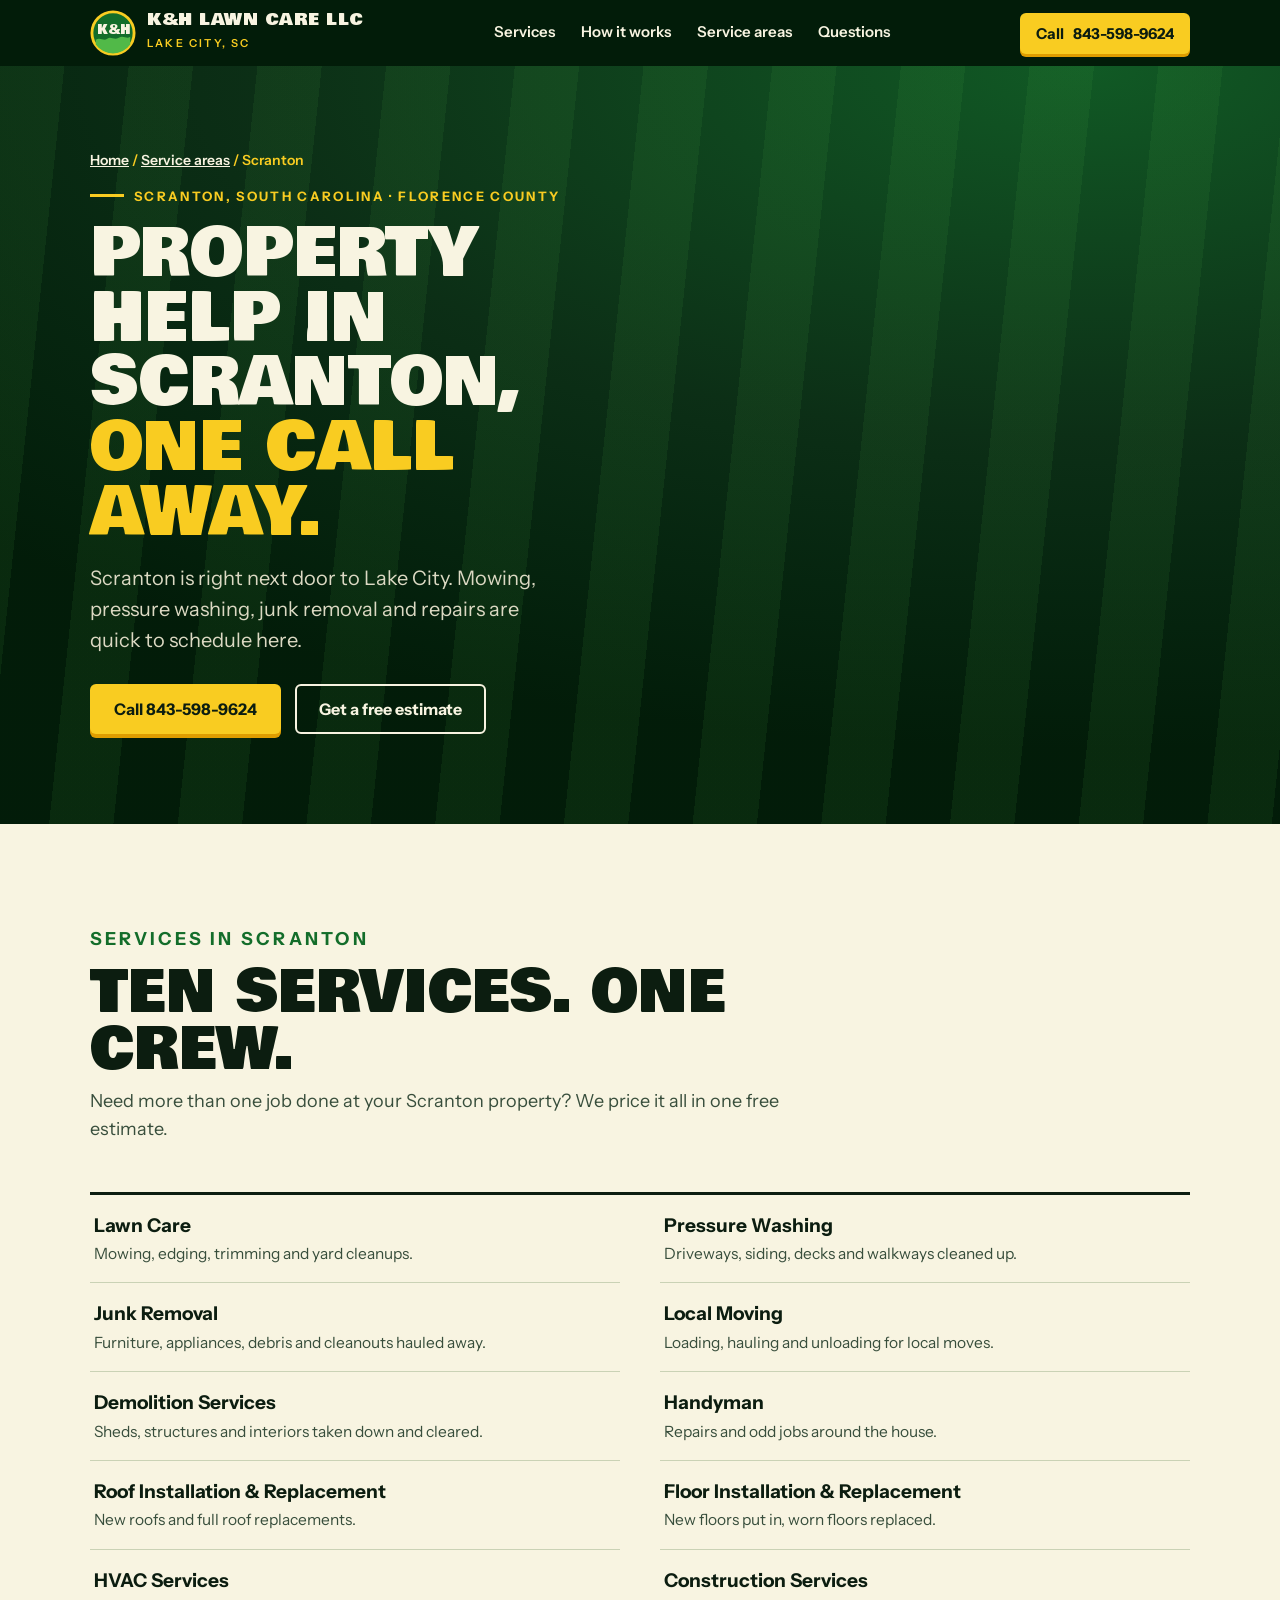
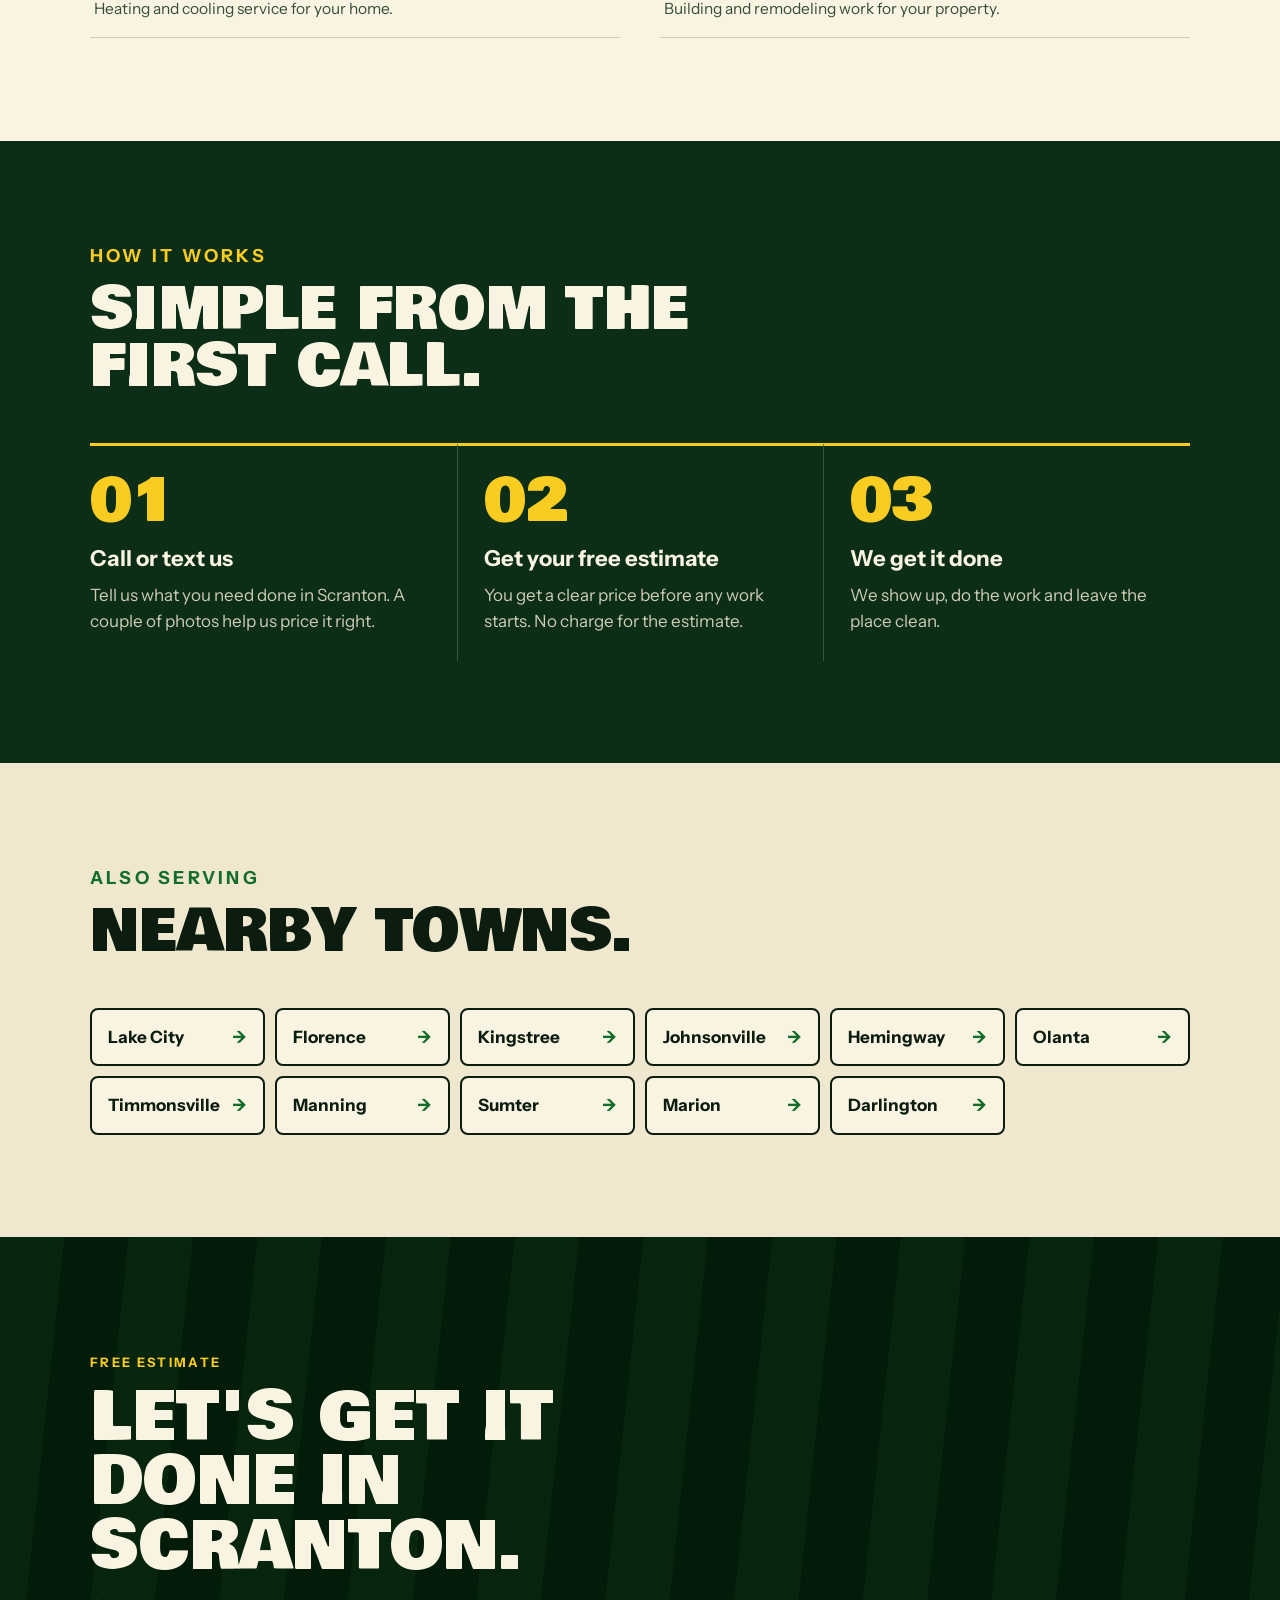
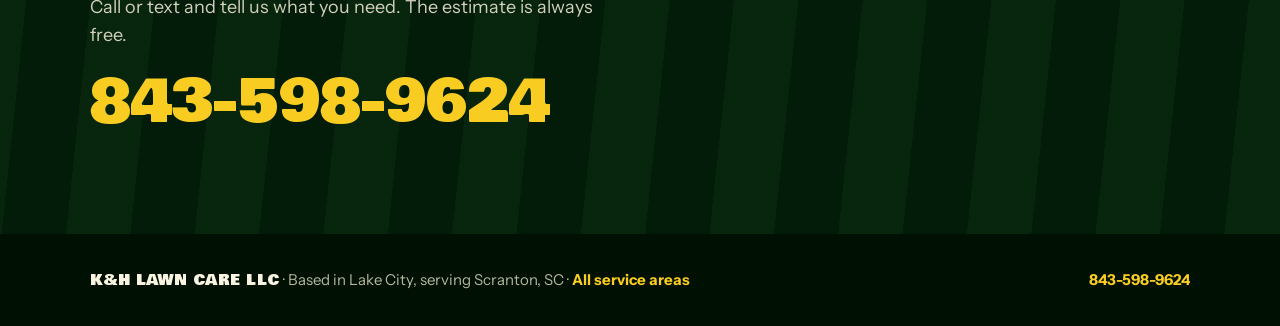
<file: service-areas/scranton/index.html>
<!doctype html>
<html lang="en">
<head>
<meta charset="utf-8">
<meta name="viewport" content="width=device-width, initial-scale=1">
<title>Lawn Care, Junk Removal &amp; Home Services in Scranton, SC | K&amp;H Lawn Care LLC</title>
<meta name="description" content="K&amp;H Lawn Care LLC serves Scranton, SC (Florence County): lawn care, pressure washing, junk removal, local moving, handyman, roofing, flooring, HVAC, construction and demolition. Free estimates. Call 843-598-9624.">
<link rel="canonical" href="https://khlawncaresc.com/service-areas/scranton/">
<meta property="og:title" content="K&amp;H Lawn Care LLC | Scranton, SC">
<meta property="og:description" content="K&amp;H Lawn Care LLC serves Scranton, SC (Florence County): lawn care, pressure washing, junk removal, local moving, handyman, roofing, flooring, HVAC, construction and demolition. Free estimates. Call 843-598-9624.">
<meta property="og:url" content="https://khlawncaresc.com/service-areas/scranton/">
<script src="../../assets/track.js?v=3"></script>
<meta name="theme-color" content="#12351d">
<link rel="preconnect" href="https://fonts.googleapis.com">
<link rel="preconnect" href="https://fonts.gstatic.com" crossorigin>
<link rel="preload" as="style" href="https://fonts.googleapis.com/css2?family=Bowlby+One&family=Instrument+Sans:wght@400;500;600;700&display=swap" onload="this.onload=null;this.rel='stylesheet'">
<noscript><link href="https://fonts.googleapis.com/css2?family=Bowlby+One&family=Instrument+Sans:wght@400;500;600;700&display=swap" rel="stylesheet"></noscript>
<link rel="stylesheet" href="../../assets/site.css">
<script type="application/ld+json">
{
  "@context": "https://schema.org",
  "@type": "HomeAndConstructionBusiness",
  "@id": "https://khlawncaresc.com/#business",
  "name": "K&H Lawn Care LLC",
  "description": "K&H Lawn Care LLC serves Scranton, SC from its base in Lake City, SC: lawn care, pressure washing, junk removal, local moving, handyman, roofing, flooring, HVAC, construction and demolition.",
  "url": "https://khlawncaresc.com/",
  "telephone": "+1-843-598-9624",
  "address": {
    "@type": "PostalAddress",
    "addressLocality": "Lake City",
    "addressRegion": "SC",
    "addressCountry": "US"
  },
  "areaServed": {
    "@type": "City",
    "name": "Scranton, SC"
  },
  "sameAs": [
    "https://www.facebook.com/profile.php?id=61596046041411"
  ],
  "makesOffer": [
    "Lawn Care",
    "Pressure Washing",
    "Junk Removal",
    "Local Moving",
    "Demolition Services",
    "Handyman",
    "Roof Installation & Replacement",
    "Floor Installation & Replacement",
    "HVAC Services",
    "Construction Services"
  ]
}
</script>
</head>
<body>
<a class="skip" href="#services">Skip to services</a>
<header class="bar">
  <div class="wrap">
    <a class="brand" href="../../" aria-label="K&amp;H Lawn Care LLC, home">
      <svg viewBox="0 0 48 48" aria-hidden="true">
        <circle cx="24" cy="24" r="22" fill="oklch(0.47 0.13 147)" stroke="oklch(0.86 0.17 92)" stroke-width="3"/>
        <path d="M6 31c5-3 8 2 12-1s7 2 12-1 8 2 12-1v8a22 22 0 0 1-36 0z" fill="oklch(0.7 0.18 142)"/>
        <text x="24" y="25" text-anchor="middle" font-family="Bowlby One, Arial Black, sans-serif" font-size="13" fill="oklch(0.965 0.025 95)">K&amp;H</text>
      </svg>
      <span><b>K&amp;H Lawn Care LLC</b><small>LAKE CITY, SC</small></span>
    </a>
    <nav aria-label="Main">
      <a href="../../#services">Services</a>
      <a href="../../#how">How it works</a>
      <a href="../../#areas">Service areas</a>
      <a href="../../#questions">Questions</a>
    </nav>
    <a class="btn btn-gold" href="tel:+18435989624"><span>Call </span>843-598-9624</a>
  </div>
</header>
<main>
  <div class="hero">
    <div class="wrap">
      <div>
        <p class="crumbs"><a href="../../">Home</a> / <a href="../../#areas">Service areas</a> / Scranton</p>
        <p class="eyebrow">Scranton, South Carolina · Florence County</p>
        <h1 class="display">Property help in Scranton, <em>one call away.</em></h1>
        <p class="sub">Scranton is right next door to Lake City. Mowing, pressure washing, junk removal and repairs are quick to schedule here.</p>
        <div class="actions">
          <a class="btn btn-gold" href="tel:+18435989624">Call 843-598-9624</a>
          <a class="btn btn-line" href="../../#estimate">Get a free estimate</a>
        </div>
      </div>
    </div>
  </div>

  <section id="services">
    <div class="wrap">
      <div class="sec-head">
        <p class="eyebrow">Services in Scranton</p>
        <h2 class="display">Ten services. One crew.</h2>
        <p>Need more than one job done at your Scranton property? We price it all in one free estimate.</p>
      </div>
      <ul class="svc-list">
        <li><b>Lawn Care</b><span>Mowing, edging, trimming and yard cleanups.</span></li>
        <li><b>Pressure Washing</b><span>Driveways, siding, decks and walkways cleaned up.</span></li>
        <li><b>Junk Removal</b><span>Furniture, appliances, debris and cleanouts hauled away.</span></li>
        <li><b>Local Moving</b><span>Loading, hauling and unloading for local moves.</span></li>
        <li><b>Demolition Services</b><span>Sheds, structures and interiors taken down and cleared.</span></li>
        <li><b>Handyman</b><span>Repairs and odd jobs around the house.</span></li>
        <li><b>Roof Installation &amp; Replacement</b><span>New roofs and full roof replacements.</span></li>
        <li><b>Floor Installation &amp; Replacement</b><span>New floors put in, worn floors replaced.</span></li>
        <li><b>HVAC Services</b><span>Heating and cooling service for your home.</span></li>
        <li><b>Construction Services</b><span>Building and remodeling work for your property.</span></li>
      </ul>
    </div>
  </section>

  <section class="how">
    <div class="wrap">
      <div class="sec-head">
        <p class="eyebrow">How it works</p>
        <h2 class="display">Simple from the first call.</h2>
      </div>
      <ol class="steps">
        <li><h3>Call or text us</h3><p>Tell us what you need done in Scranton. A couple of photos help us price it right.</p></li>
        <li><h3>Get your free estimate</h3><p>You get a clear price before any work starts. No charge for the estimate.</p></li>
        <li><h3>We get it done</h3><p>We show up, do the work and leave the place clean.</p></li>
      </ol>
    </div>
  </section>

  <section class="areas">
    <div class="wrap">
      <div class="sec-head">
        <p class="eyebrow">Also serving</p>
        <h2 class="display">Nearby towns.</h2>
      </div>
      <ul class="area-grid">
          <li><a href="../lake-city/">Lake City</a></li>
          <li><a href="../florence/">Florence</a></li>
          <li><a href="../kingstree/">Kingstree</a></li>
          <li><a href="../johnsonville/">Johnsonville</a></li>
          <li><a href="../hemingway/">Hemingway</a></li>
          <li><a href="../olanta/">Olanta</a></li>
          <li><a href="../timmonsville/">Timmonsville</a></li>
          <li><a href="../manning/">Manning</a></li>
          <li><a href="../sumter/">Sumter</a></li>
          <li><a href="../marion/">Marion</a></li>
          <li><a href="../darlington/">Darlington</a></li>
      </ul>
    </div>
  </section>

  <section class="estimate">
    <div class="wrap est-grid">
      <div>
        <p class="eyebrow">Free estimate</p>
        <h2 class="display">Let's get it done in Scranton.</h2>
        <p class="sub">Call or text and tell us what you need. The estimate is always free.</p>
        <a class="phone" href="tel:+18435989624">843-598-9624</a>
      </div>
    </div>
  </section>
</main>

<footer>
  <div class="wrap">
    <span><b>K&amp;H Lawn Care LLC</b> · Based in Lake City, serving Scranton, SC · <a href="../../#areas">All service areas</a></span>
    <a href="tel:+18435989624">843-598-9624</a>
  </div>
</footer>

<div class="callbar">
  <a class="c1" href="tel:+18435989624">Call now</a>
  <a class="c2" href="sms:+18435989624">Text us</a>
</div>
</body>
</html>
</file>
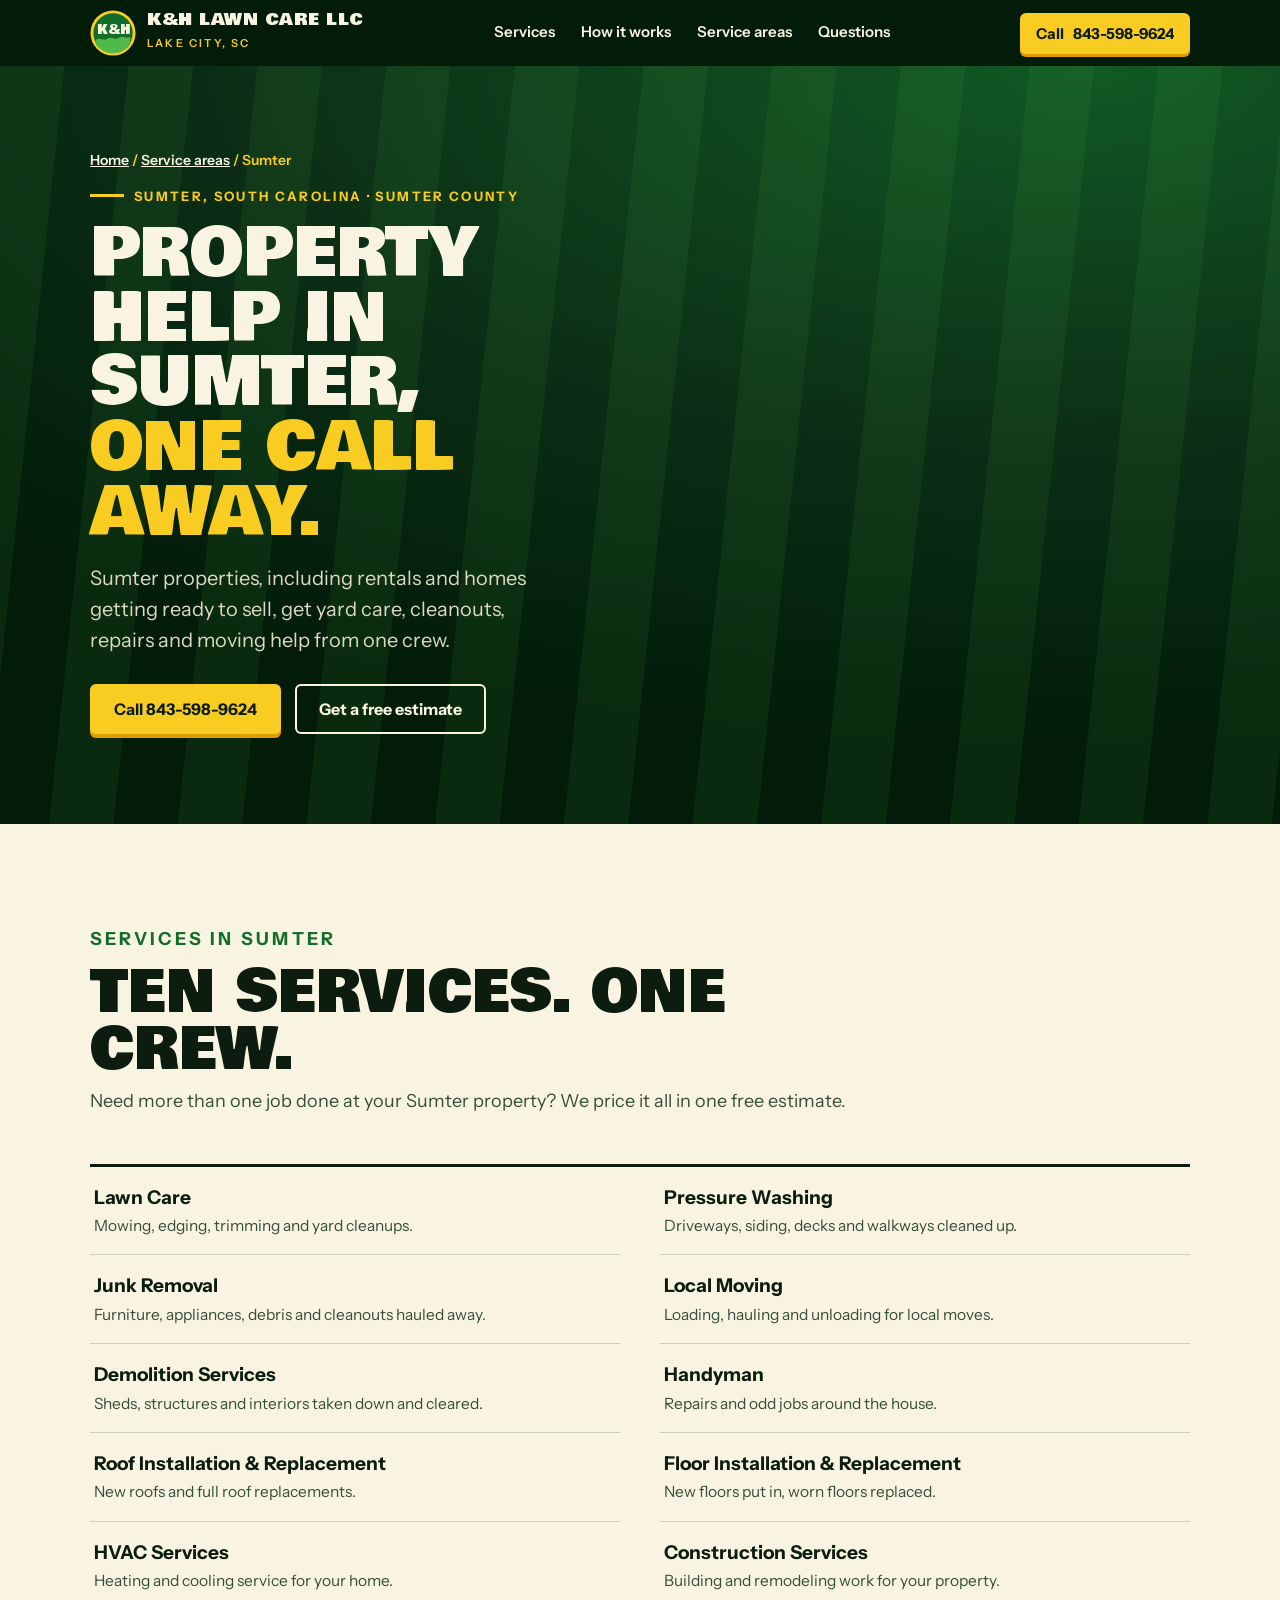
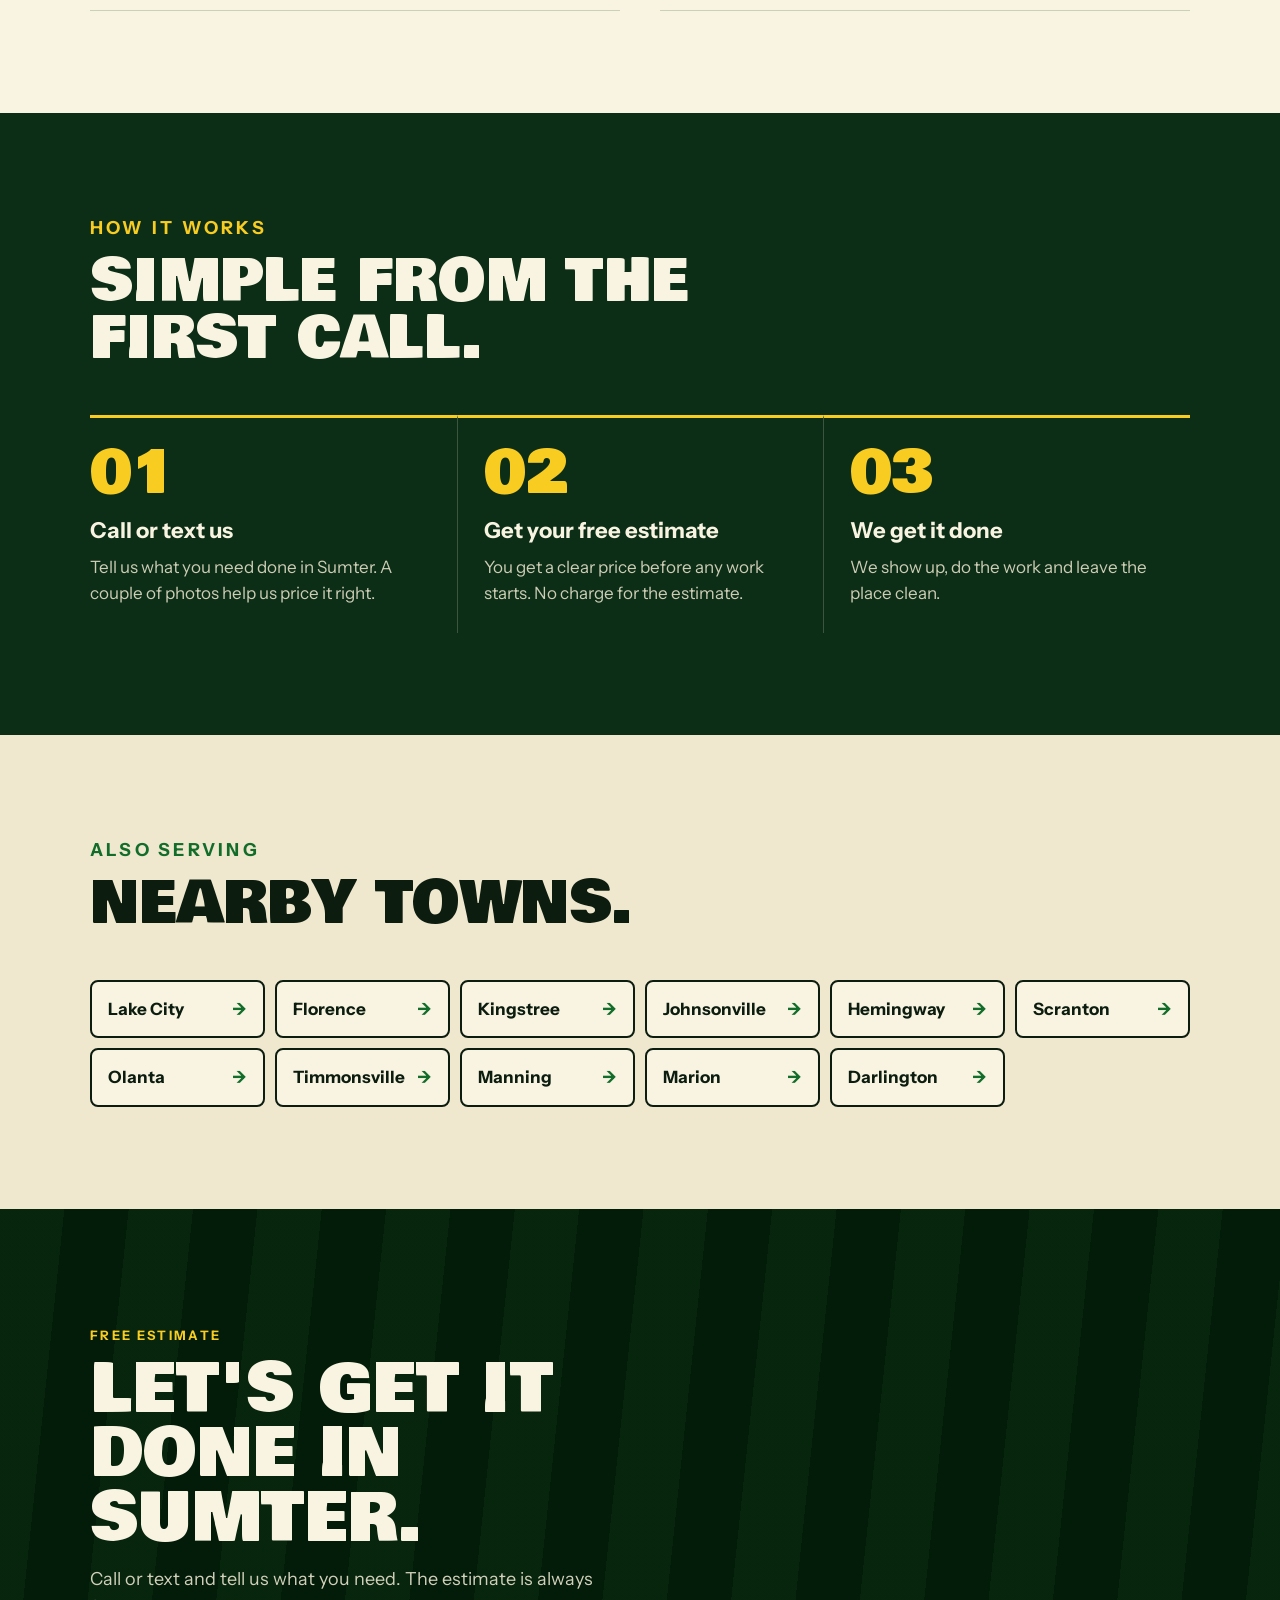
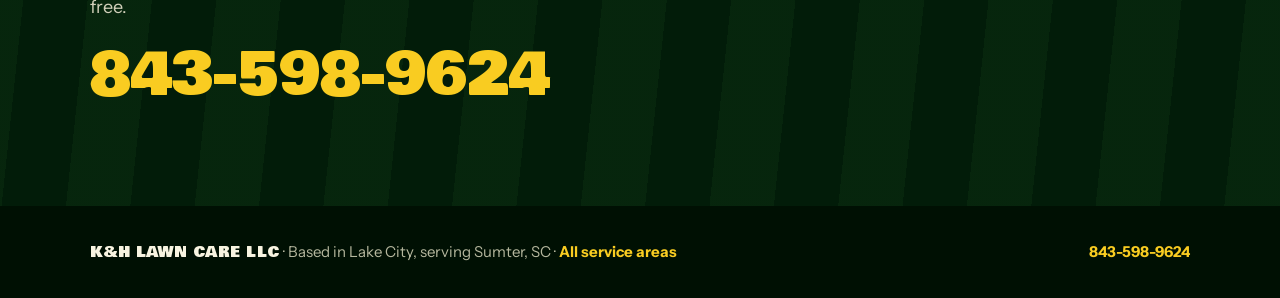
<file: service-areas/sumter/index.html>
<!doctype html>
<html lang="en">
<head>
<meta charset="utf-8">
<meta name="viewport" content="width=device-width, initial-scale=1">
<title>Lawn Care, Junk Removal &amp; Home Services in Sumter, SC | K&amp;H Lawn Care LLC</title>
<meta name="description" content="K&amp;H Lawn Care LLC serves Sumter, SC (Sumter County): lawn care, pressure washing, junk removal, local moving, handyman, roofing, flooring, HVAC, construction and demolition. Free estimates. Call 843-598-9624.">
<link rel="canonical" href="https://khlawncaresc.com/service-areas/sumter/">
<meta property="og:title" content="K&amp;H Lawn Care LLC | Sumter, SC">
<meta property="og:description" content="K&amp;H Lawn Care LLC serves Sumter, SC (Sumter County): lawn care, pressure washing, junk removal, local moving, handyman, roofing, flooring, HVAC, construction and demolition. Free estimates. Call 843-598-9624.">
<meta property="og:url" content="https://khlawncaresc.com/service-areas/sumter/">
<script src="../../assets/track.js?v=3"></script>
<meta name="theme-color" content="#12351d">
<link rel="preconnect" href="https://fonts.googleapis.com">
<link rel="preconnect" href="https://fonts.gstatic.com" crossorigin>
<link rel="preload" as="style" href="https://fonts.googleapis.com/css2?family=Bowlby+One&family=Instrument+Sans:wght@400;500;600;700&display=swap" onload="this.onload=null;this.rel='stylesheet'">
<noscript><link href="https://fonts.googleapis.com/css2?family=Bowlby+One&family=Instrument+Sans:wght@400;500;600;700&display=swap" rel="stylesheet"></noscript>
<link rel="stylesheet" href="../../assets/site.css">
<script type="application/ld+json">
{
  "@context": "https://schema.org",
  "@type": "HomeAndConstructionBusiness",
  "@id": "https://khlawncaresc.com/#business",
  "name": "K&H Lawn Care LLC",
  "description": "K&H Lawn Care LLC serves Sumter, SC from its base in Lake City, SC: lawn care, pressure washing, junk removal, local moving, handyman, roofing, flooring, HVAC, construction and demolition.",
  "url": "https://khlawncaresc.com/",
  "telephone": "+1-843-598-9624",
  "address": {
    "@type": "PostalAddress",
    "addressLocality": "Lake City",
    "addressRegion": "SC",
    "addressCountry": "US"
  },
  "areaServed": {
    "@type": "City",
    "name": "Sumter, SC"
  },
  "sameAs": [
    "https://www.facebook.com/profile.php?id=61596046041411"
  ],
  "makesOffer": [
    "Lawn Care",
    "Pressure Washing",
    "Junk Removal",
    "Local Moving",
    "Demolition Services",
    "Handyman",
    "Roof Installation & Replacement",
    "Floor Installation & Replacement",
    "HVAC Services",
    "Construction Services"
  ]
}
</script>
</head>
<body>
<a class="skip" href="#services">Skip to services</a>
<header class="bar">
  <div class="wrap">
    <a class="brand" href="../../" aria-label="K&amp;H Lawn Care LLC, home">
      <svg viewBox="0 0 48 48" aria-hidden="true">
        <circle cx="24" cy="24" r="22" fill="oklch(0.47 0.13 147)" stroke="oklch(0.86 0.17 92)" stroke-width="3"/>
        <path d="M6 31c5-3 8 2 12-1s7 2 12-1 8 2 12-1v8a22 22 0 0 1-36 0z" fill="oklch(0.7 0.18 142)"/>
        <text x="24" y="25" text-anchor="middle" font-family="Bowlby One, Arial Black, sans-serif" font-size="13" fill="oklch(0.965 0.025 95)">K&amp;H</text>
      </svg>
      <span><b>K&amp;H Lawn Care LLC</b><small>LAKE CITY, SC</small></span>
    </a>
    <nav aria-label="Main">
      <a href="../../#services">Services</a>
      <a href="../../#how">How it works</a>
      <a href="../../#areas">Service areas</a>
      <a href="../../#questions">Questions</a>
    </nav>
    <a class="btn btn-gold" href="tel:+18435989624"><span>Call </span>843-598-9624</a>
  </div>
</header>
<main>
  <div class="hero">
    <div class="wrap">
      <div>
        <p class="crumbs"><a href="../../">Home</a> / <a href="../../#areas">Service areas</a> / Sumter</p>
        <p class="eyebrow">Sumter, South Carolina · Sumter County</p>
        <h1 class="display">Property help in Sumter, <em>one call away.</em></h1>
        <p class="sub">Sumter properties, including rentals and homes getting ready to sell, get yard care, cleanouts, repairs and moving help from one crew.</p>
        <div class="actions">
          <a class="btn btn-gold" href="tel:+18435989624">Call 843-598-9624</a>
          <a class="btn btn-line" href="../../#estimate">Get a free estimate</a>
        </div>
      </div>
    </div>
  </div>

  <section id="services">
    <div class="wrap">
      <div class="sec-head">
        <p class="eyebrow">Services in Sumter</p>
        <h2 class="display">Ten services. One crew.</h2>
        <p>Need more than one job done at your Sumter property? We price it all in one free estimate.</p>
      </div>
      <ul class="svc-list">
        <li><b>Lawn Care</b><span>Mowing, edging, trimming and yard cleanups.</span></li>
        <li><b>Pressure Washing</b><span>Driveways, siding, decks and walkways cleaned up.</span></li>
        <li><b>Junk Removal</b><span>Furniture, appliances, debris and cleanouts hauled away.</span></li>
        <li><b>Local Moving</b><span>Loading, hauling and unloading for local moves.</span></li>
        <li><b>Demolition Services</b><span>Sheds, structures and interiors taken down and cleared.</span></li>
        <li><b>Handyman</b><span>Repairs and odd jobs around the house.</span></li>
        <li><b>Roof Installation &amp; Replacement</b><span>New roofs and full roof replacements.</span></li>
        <li><b>Floor Installation &amp; Replacement</b><span>New floors put in, worn floors replaced.</span></li>
        <li><b>HVAC Services</b><span>Heating and cooling service for your home.</span></li>
        <li><b>Construction Services</b><span>Building and remodeling work for your property.</span></li>
      </ul>
    </div>
  </section>

  <section class="how">
    <div class="wrap">
      <div class="sec-head">
        <p class="eyebrow">How it works</p>
        <h2 class="display">Simple from the first call.</h2>
      </div>
      <ol class="steps">
        <li><h3>Call or text us</h3><p>Tell us what you need done in Sumter. A couple of photos help us price it right.</p></li>
        <li><h3>Get your free estimate</h3><p>You get a clear price before any work starts. No charge for the estimate.</p></li>
        <li><h3>We get it done</h3><p>We show up, do the work and leave the place clean.</p></li>
      </ol>
    </div>
  </section>

  <section class="areas">
    <div class="wrap">
      <div class="sec-head">
        <p class="eyebrow">Also serving</p>
        <h2 class="display">Nearby towns.</h2>
      </div>
      <ul class="area-grid">
          <li><a href="../lake-city/">Lake City</a></li>
          <li><a href="../florence/">Florence</a></li>
          <li><a href="../kingstree/">Kingstree</a></li>
          <li><a href="../johnsonville/">Johnsonville</a></li>
          <li><a href="../hemingway/">Hemingway</a></li>
          <li><a href="../scranton/">Scranton</a></li>
          <li><a href="../olanta/">Olanta</a></li>
          <li><a href="../timmonsville/">Timmonsville</a></li>
          <li><a href="../manning/">Manning</a></li>
          <li><a href="../marion/">Marion</a></li>
          <li><a href="../darlington/">Darlington</a></li>
      </ul>
    </div>
  </section>

  <section class="estimate">
    <div class="wrap est-grid">
      <div>
        <p class="eyebrow">Free estimate</p>
        <h2 class="display">Let's get it done in Sumter.</h2>
        <p class="sub">Call or text and tell us what you need. The estimate is always free.</p>
        <a class="phone" href="tel:+18435989624">843-598-9624</a>
      </div>
    </div>
  </section>
</main>

<footer>
  <div class="wrap">
    <span><b>K&amp;H Lawn Care LLC</b> · Based in Lake City, serving Sumter, SC · <a href="../../#areas">All service areas</a></span>
    <a href="tel:+18435989624">843-598-9624</a>
  </div>
</footer>

<div class="callbar">
  <a class="c1" href="tel:+18435989624">Call now</a>
  <a class="c2" href="sms:+18435989624">Text us</a>
</div>
</body>
</html>
</file>
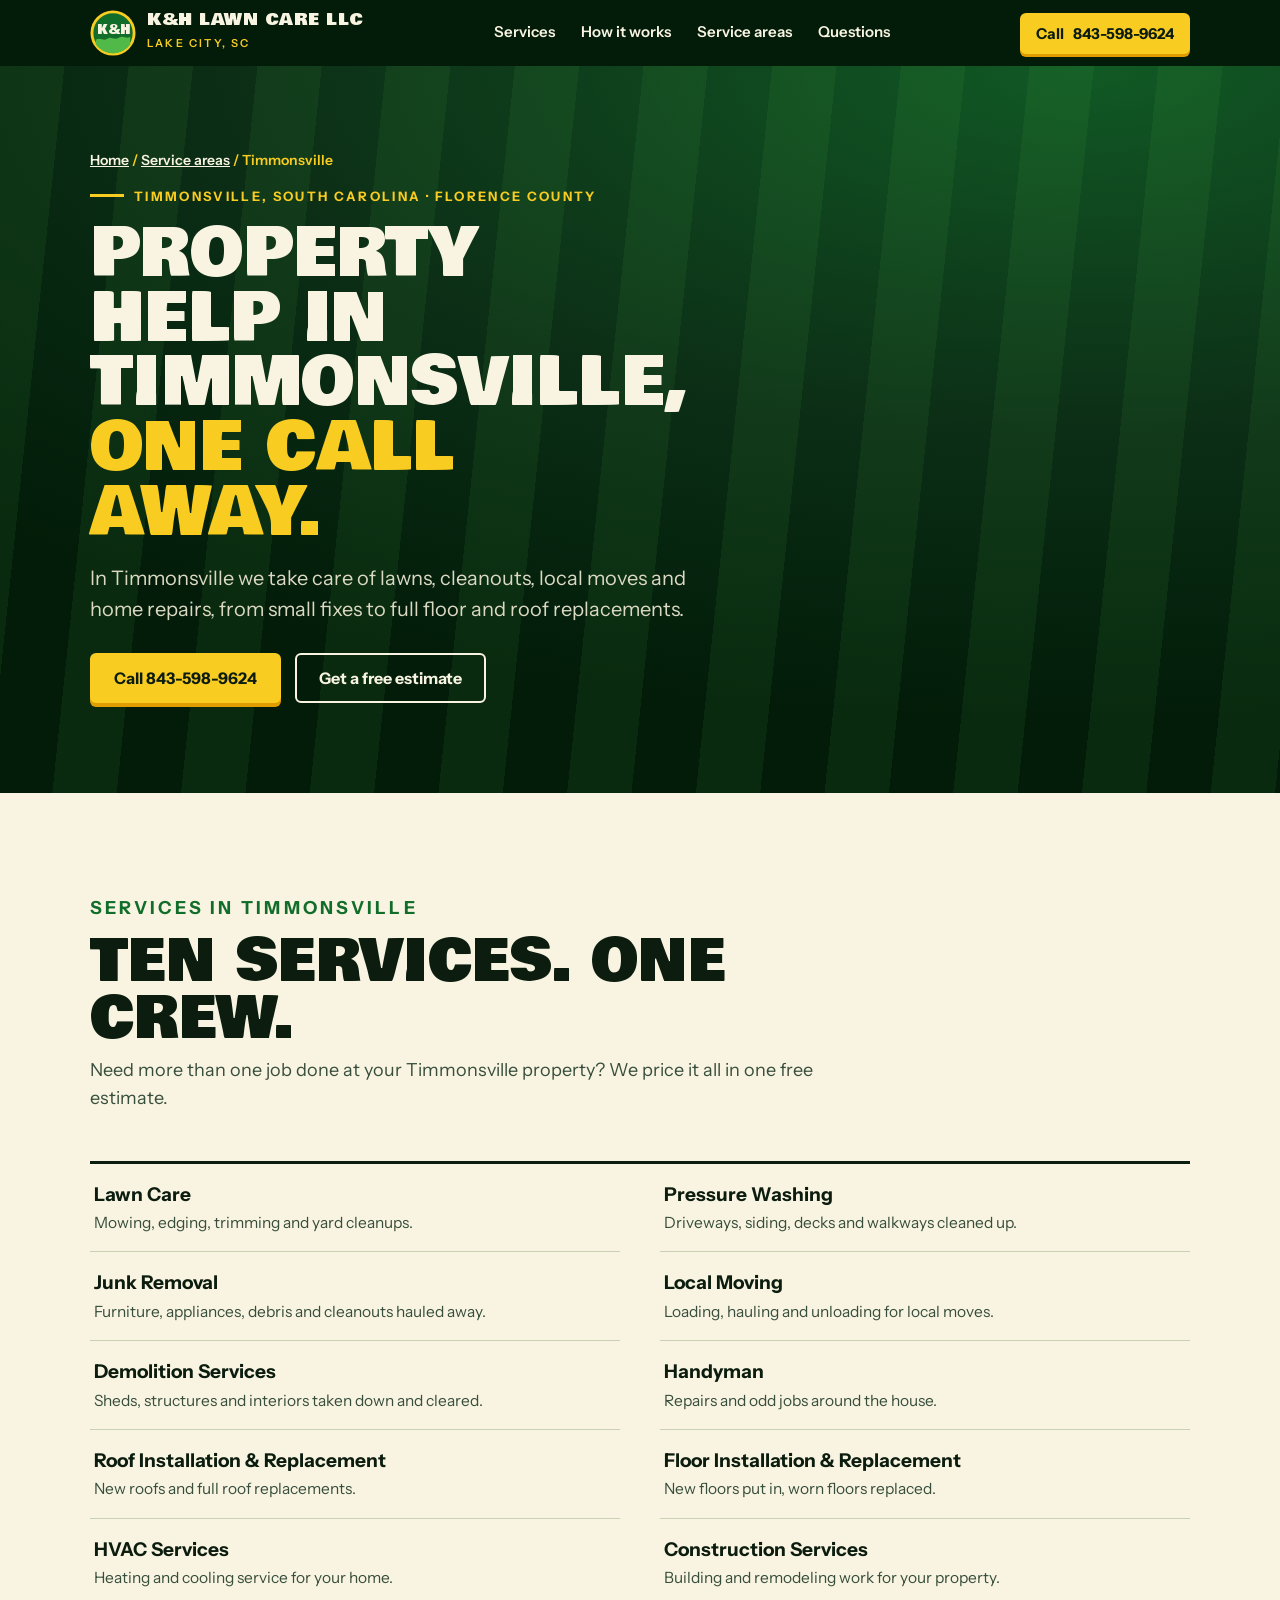
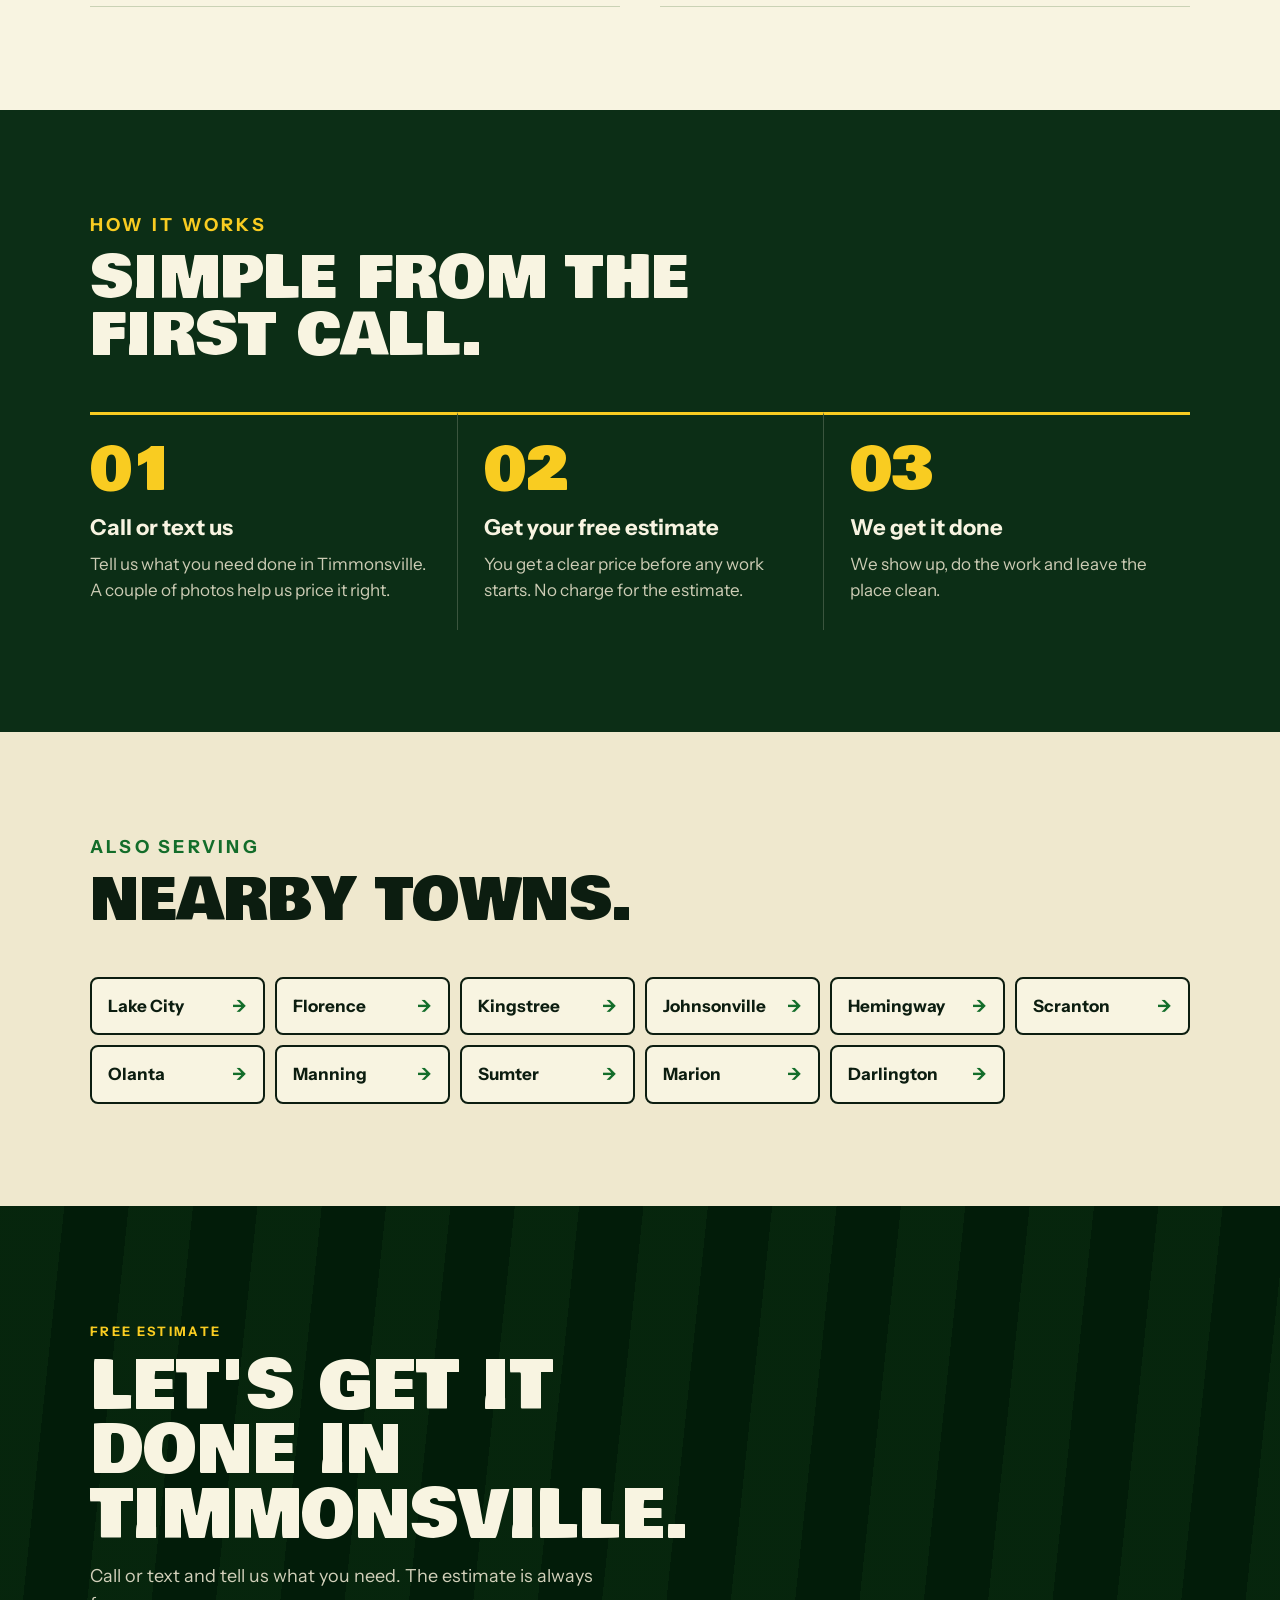
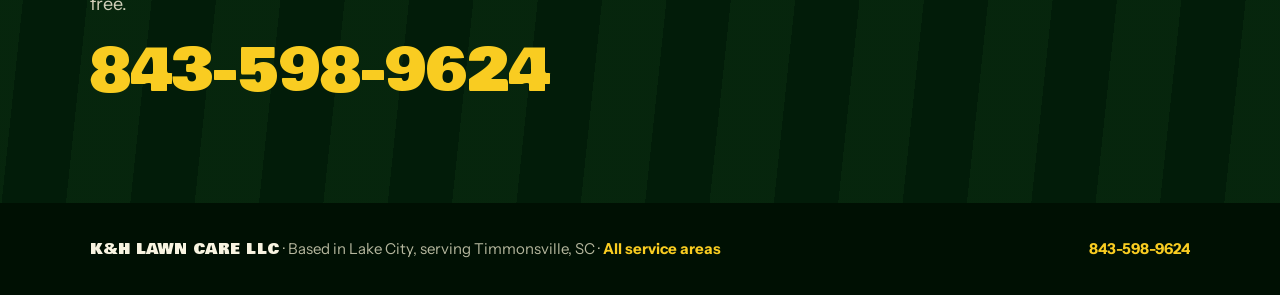
<file: service-areas/timmonsville/index.html>
<!doctype html>
<html lang="en">
<head>
<meta charset="utf-8">
<meta name="viewport" content="width=device-width, initial-scale=1">
<title>Lawn Care, Junk Removal &amp; Home Services in Timmonsville, SC | K&amp;H Lawn Care LLC</title>
<meta name="description" content="K&amp;H Lawn Care LLC serves Timmonsville, SC (Florence County): lawn care, pressure washing, junk removal, local moving, handyman, roofing, flooring, HVAC, construction and demolition. Free estimates. Call 843-598-9624.">
<link rel="canonical" href="https://khlawncaresc.com/service-areas/timmonsville/">
<meta property="og:title" content="K&amp;H Lawn Care LLC | Timmonsville, SC">
<meta property="og:description" content="K&amp;H Lawn Care LLC serves Timmonsville, SC (Florence County): lawn care, pressure washing, junk removal, local moving, handyman, roofing, flooring, HVAC, construction and demolition. Free estimates. Call 843-598-9624.">
<meta property="og:url" content="https://khlawncaresc.com/service-areas/timmonsville/">
<script src="../../assets/track.js?v=3"></script>
<meta name="theme-color" content="#12351d">
<link rel="preconnect" href="https://fonts.googleapis.com">
<link rel="preconnect" href="https://fonts.gstatic.com" crossorigin>
<link rel="preload" as="style" href="https://fonts.googleapis.com/css2?family=Bowlby+One&family=Instrument+Sans:wght@400;500;600;700&display=swap" onload="this.onload=null;this.rel='stylesheet'">
<noscript><link href="https://fonts.googleapis.com/css2?family=Bowlby+One&family=Instrument+Sans:wght@400;500;600;700&display=swap" rel="stylesheet"></noscript>
<link rel="stylesheet" href="../../assets/site.css">
<script type="application/ld+json">
{
  "@context": "https://schema.org",
  "@type": "HomeAndConstructionBusiness",
  "@id": "https://khlawncaresc.com/#business",
  "name": "K&H Lawn Care LLC",
  "description": "K&H Lawn Care LLC serves Timmonsville, SC from its base in Lake City, SC: lawn care, pressure washing, junk removal, local moving, handyman, roofing, flooring, HVAC, construction and demolition.",
  "url": "https://khlawncaresc.com/",
  "telephone": "+1-843-598-9624",
  "address": {
    "@type": "PostalAddress",
    "addressLocality": "Lake City",
    "addressRegion": "SC",
    "addressCountry": "US"
  },
  "areaServed": {
    "@type": "City",
    "name": "Timmonsville, SC"
  },
  "sameAs": [
    "https://www.facebook.com/profile.php?id=61596046041411"
  ],
  "makesOffer": [
    "Lawn Care",
    "Pressure Washing",
    "Junk Removal",
    "Local Moving",
    "Demolition Services",
    "Handyman",
    "Roof Installation & Replacement",
    "Floor Installation & Replacement",
    "HVAC Services",
    "Construction Services"
  ]
}
</script>
</head>
<body>
<a class="skip" href="#services">Skip to services</a>
<header class="bar">
  <div class="wrap">
    <a class="brand" href="../../" aria-label="K&amp;H Lawn Care LLC, home">
      <svg viewBox="0 0 48 48" aria-hidden="true">
        <circle cx="24" cy="24" r="22" fill="oklch(0.47 0.13 147)" stroke="oklch(0.86 0.17 92)" stroke-width="3"/>
        <path d="M6 31c5-3 8 2 12-1s7 2 12-1 8 2 12-1v8a22 22 0 0 1-36 0z" fill="oklch(0.7 0.18 142)"/>
        <text x="24" y="25" text-anchor="middle" font-family="Bowlby One, Arial Black, sans-serif" font-size="13" fill="oklch(0.965 0.025 95)">K&amp;H</text>
      </svg>
      <span><b>K&amp;H Lawn Care LLC</b><small>LAKE CITY, SC</small></span>
    </a>
    <nav aria-label="Main">
      <a href="../../#services">Services</a>
      <a href="../../#how">How it works</a>
      <a href="../../#areas">Service areas</a>
      <a href="../../#questions">Questions</a>
    </nav>
    <a class="btn btn-gold" href="tel:+18435989624"><span>Call </span>843-598-9624</a>
  </div>
</header>
<main>
  <div class="hero">
    <div class="wrap">
      <div>
        <p class="crumbs"><a href="../../">Home</a> / <a href="../../#areas">Service areas</a> / Timmonsville</p>
        <p class="eyebrow">Timmonsville, South Carolina · Florence County</p>
        <h1 class="display">Property help in Timmonsville, <em>one call away.</em></h1>
        <p class="sub">In Timmonsville we take care of lawns, cleanouts, local moves and home repairs, from small fixes to full floor and roof replacements.</p>
        <div class="actions">
          <a class="btn btn-gold" href="tel:+18435989624">Call 843-598-9624</a>
          <a class="btn btn-line" href="../../#estimate">Get a free estimate</a>
        </div>
      </div>
    </div>
  </div>

  <section id="services">
    <div class="wrap">
      <div class="sec-head">
        <p class="eyebrow">Services in Timmonsville</p>
        <h2 class="display">Ten services. One crew.</h2>
        <p>Need more than one job done at your Timmonsville property? We price it all in one free estimate.</p>
      </div>
      <ul class="svc-list">
        <li><b>Lawn Care</b><span>Mowing, edging, trimming and yard cleanups.</span></li>
        <li><b>Pressure Washing</b><span>Driveways, siding, decks and walkways cleaned up.</span></li>
        <li><b>Junk Removal</b><span>Furniture, appliances, debris and cleanouts hauled away.</span></li>
        <li><b>Local Moving</b><span>Loading, hauling and unloading for local moves.</span></li>
        <li><b>Demolition Services</b><span>Sheds, structures and interiors taken down and cleared.</span></li>
        <li><b>Handyman</b><span>Repairs and odd jobs around the house.</span></li>
        <li><b>Roof Installation &amp; Replacement</b><span>New roofs and full roof replacements.</span></li>
        <li><b>Floor Installation &amp; Replacement</b><span>New floors put in, worn floors replaced.</span></li>
        <li><b>HVAC Services</b><span>Heating and cooling service for your home.</span></li>
        <li><b>Construction Services</b><span>Building and remodeling work for your property.</span></li>
      </ul>
    </div>
  </section>

  <section class="how">
    <div class="wrap">
      <div class="sec-head">
        <p class="eyebrow">How it works</p>
        <h2 class="display">Simple from the first call.</h2>
      </div>
      <ol class="steps">
        <li><h3>Call or text us</h3><p>Tell us what you need done in Timmonsville. A couple of photos help us price it right.</p></li>
        <li><h3>Get your free estimate</h3><p>You get a clear price before any work starts. No charge for the estimate.</p></li>
        <li><h3>We get it done</h3><p>We show up, do the work and leave the place clean.</p></li>
      </ol>
    </div>
  </section>

  <section class="areas">
    <div class="wrap">
      <div class="sec-head">
        <p class="eyebrow">Also serving</p>
        <h2 class="display">Nearby towns.</h2>
      </div>
      <ul class="area-grid">
          <li><a href="../lake-city/">Lake City</a></li>
          <li><a href="../florence/">Florence</a></li>
          <li><a href="../kingstree/">Kingstree</a></li>
          <li><a href="../johnsonville/">Johnsonville</a></li>
          <li><a href="../hemingway/">Hemingway</a></li>
          <li><a href="../scranton/">Scranton</a></li>
          <li><a href="../olanta/">Olanta</a></li>
          <li><a href="../manning/">Manning</a></li>
          <li><a href="../sumter/">Sumter</a></li>
          <li><a href="../marion/">Marion</a></li>
          <li><a href="../darlington/">Darlington</a></li>
      </ul>
    </div>
  </section>

  <section class="estimate">
    <div class="wrap est-grid">
      <div>
        <p class="eyebrow">Free estimate</p>
        <h2 class="display">Let's get it done in Timmonsville.</h2>
        <p class="sub">Call or text and tell us what you need. The estimate is always free.</p>
        <a class="phone" href="tel:+18435989624">843-598-9624</a>
      </div>
    </div>
  </section>
</main>

<footer>
  <div class="wrap">
    <span><b>K&amp;H Lawn Care LLC</b> · Based in Lake City, serving Timmonsville, SC · <a href="../../#areas">All service areas</a></span>
    <a href="tel:+18435989624">843-598-9624</a>
  </div>
</footer>

<div class="callbar">
  <a class="c1" href="tel:+18435989624">Call now</a>
  <a class="c2" href="sms:+18435989624">Text us</a>
</div>
</body>
</html>
</file>
<file: assets/site.css>
:root {
  --pine: oklch(0.27 0.06 150);
  --pine-deep: oklch(0.2 0.05 150);
  --leaf: oklch(0.47 0.13 147);
  --grass: oklch(0.7 0.18 142);
  --gold: oklch(0.86 0.17 92);
  --gold-deep: oklch(0.74 0.16 80);
  --cream: oklch(0.965 0.025 95);
  --cream-2: oklch(0.93 0.035 95);
  --ink: oklch(0.21 0.035 150);
  --ink-soft: oklch(0.4 0.04 150);
  --rule: oklch(0.85 0.04 120);
  --display: "Bowlby One", "Arial Black", Impact, sans-serif;
  --body: "Instrument Sans", "Helvetica Neue", Helvetica, sans-serif;
  --ease: cubic-bezier(0.16, 1, 0.3, 1);
  --gutter: clamp(18px, 4vw, 40px);
}
* {
  box-sizing: border-box;
}
html {
  scroll-behavior: smooth;
  scroll-padding-top: 84px;
}
body {
  margin: 0;
  font-family: var(--body);
  font-size: 17px;
  line-height: 1.55;
  color: var(--ink);
  background: var(--cream);
  -webkit-font-smoothing: antialiased;
}
a {
  color: inherit;
}
img,
svg {
  max-width: 100%;
  display: block;
}
.wrap {
  max-width: 1180px;
  margin: 0 auto;
  padding-inline: var(--gutter);
}
.display {
  font-family: var(--display);
  font-weight: 400;
  line-height: 0.98;
  letter-spacing: 0.005em;
  text-transform: uppercase;
}
.eyebrow {
  font-weight: 700;
  font-size: 13px;
  letter-spacing: 0.18em;
  text-transform: uppercase;
}
:focus-visible {
  outline: 3px solid var(--gold);
  outline-offset: 3px;
}
.skip {
  position: absolute;
  left: -999px;
  top: 0;
  background: var(--gold);
  color: var(--ink);
  padding: 10px 14px;
  z-index: 50;
  font-weight: 700;
}
.skip:focus {
  left: 8px;
  top: 8px;
}

/* Header */
.bar {
  position: sticky;
  top: 0;
  z-index: 30;
  background: var(--pine-deep);
  color: var(--cream);
}
.bar .wrap {
  display: flex;
  align-items: center;
  justify-content: space-between;
  gap: 14px;
  padding-block: 10px;
}
.brand {
  display: flex;
  align-items: center;
  gap: 11px;
  text-decoration: none;
}
.brand svg {
  width: 46px;
  height: 46px;
  flex: none;
}
.brand b {
  font-family: var(--display);
  font-weight: 400;
  font-size: 17px;
  letter-spacing: 0.03em;
  display: block;
  line-height: 1;
  text-transform: uppercase;
}
.brand small {
  font-size: 11px;
  letter-spacing: 0.2em;
  color: var(--gold);
  font-weight: 600;
}
.bar nav {
  display: none;
  gap: 26px;
  font-size: 15px;
  font-weight: 600;
}
.bar nav a {
  text-decoration: none;
  padding-block: 6px;
  border-bottom: 2px solid transparent;
}
.bar nav a:hover {
  border-color: var(--gold);
}
@media (min-width: 900px) {
  .bar nav {
    display: flex;
  }
}

.btn {
  display: inline-flex;
  align-items: center;
  justify-content: center;
  gap: 9px;
  font: 700 16px/1 var(--body);
  text-decoration: none;
  cursor: pointer;
  padding: 15px 22px;
  border-radius: 6px;
  border: 2px solid transparent;
  transition:
    transform 0.25s var(--ease),
    background-color 0.2s,
    box-shadow 0.25s var(--ease);
}
.btn:active {
  transform: translateY(1px);
}
.btn-gold {
  background: var(--gold);
  color: var(--ink);
  box-shadow: 0 4px 0 var(--gold-deep);
}
.btn-gold:hover {
  transform: translateY(-2px);
  box-shadow: 0 6px 0 var(--gold-deep);
}
.btn-line {
  border-color: var(--cream);
  color: var(--cream);
}
.btn-line:hover {
  background: color-mix(in oklch, var(--cream) 14%, transparent);
}
.bar .btn {
  padding: 11px 14px;
  font-size: 15px;
  box-shadow: 0 3px 0 var(--gold-deep);
  white-space: nowrap;
}
@media (max-width: 479px) {
  .brand b {
    font-size: 14px;
  }
  .brand svg {
    width: 40px;
    height: 40px;
  }
  .bar .btn {
    font-size: 14px;
    padding: 10px 11px;
  }
}
.bar .btn span {
  display: none;
}
@media (min-width: 480px) {
  .bar .btn span {
    display: inline;
  }
}

/* Mower progress strip */
.mowline {
  position: relative;
  height: 8px;
  background: var(--leaf);
  overflow: visible;
}
.mowline i {
  position: absolute;
  inset: 0;
  background: var(--grass);
  transform-origin: left;
  transform: scaleX(var(--p, 0));
}
.mowline svg {
  position: absolute;
  top: -13px;
  left: calc(var(--p, 0) * 100%);
  width: 30px;
  height: 22px;
  transform: translateX(-60%);
}

/* Hero */
.hero {
  position: relative;
  color: var(--cream);
  overflow: hidden;
  background:
    repeating-linear-gradient(
      96deg,
      color-mix(in oklch, var(--grass) 9%, transparent) 0 64px,
      transparent 64px 128px
    ),
    radial-gradient(
      120% 90% at 85% 0%,
      color-mix(in oklch, var(--leaf) 70%, var(--pine)) 0%,
      var(--pine) 55%,
      var(--pine-deep) 100%
    );
}
.hero .wrap {
  display: grid;
  gap: clamp(28px, 5vw, 56px);
  padding-block: clamp(40px, 7vw, 84px) clamp(48px, 7vw, 90px);
}
@media (min-width: 980px) {
  .hero .wrap {
    grid-template-columns: 0.92fr 1.08fr;
    align-items: center;
  }
}
.hero .eyebrow {
  color: var(--gold);
  display: flex;
  align-items: center;
  gap: 10px;
}
.hero .eyebrow::before {
  content: "";
  width: 34px;
  height: 3px;
  background: var(--gold);
}
.hero h1 {
  font-size: clamp(40px, 9vw, 66px);
  margin: 16px 0 18px;
}
.hero h1 em {
  font-style: normal;
  color: var(--gold);
  display: block;
}
.hero p.sub {
  font-size: clamp(17px, 2vw, 20px);
  max-width: 30em;
  margin: 0 0 28px;
  color: color-mix(in oklch, var(--cream) 88%, var(--pine));
}
.hero .actions {
  display: flex;
  flex-wrap: wrap;
  gap: 14px;
}
.hero .facts {
  display: flex;
  flex-wrap: wrap;
  gap: 10px 26px;
  margin: 30px 0 0;
  padding: 18px 0 0;
  list-style: none;
  border-top: 1px solid color-mix(in oklch, var(--cream) 22%, transparent);
  font-weight: 600;
  font-size: 15px;
}
.hero .facts li {
  display: flex;
  align-items: center;
  gap: 8px;
}
.hero .facts svg {
  width: 18px;
  height: 18px;
  color: var(--gold);
}

.rise {
  opacity: 0;
  transform: translateY(22px);
  animation: rise 0.9s var(--ease) forwards;
  animation-delay: calc(var(--i, 0) * 90ms + 80ms);
}
@keyframes rise {
  to {
    opacity: 1;
    transform: none;
  }
}

/* Property picker */
.picker {
  background: var(--cream);
  color: var(--ink);
  border-radius: 10px;
  padding: 14px 14px 12px;
  box-shadow:
    10px 12px 0 var(--pine-deep),
    0 0 0 3px var(--gold);
  rotate: 0.6deg;
}
.picker-head {
  display: flex;
  justify-content: space-between;
  align-items: baseline;
  gap: 12px;
  padding: 2px 4px 10px;
}
.picker-head b {
  font-family: var(--display);
  font-weight: 400;
  text-transform: uppercase;
  font-size: clamp(15px, 2.2vw, 19px);
  letter-spacing: 0.02em;
}
.picker-head span {
  font-size: 13px;
  font-weight: 600;
  color: var(--ink-soft);
  white-space: nowrap;
}
.scene {
  width: 100%;
  height: auto;
  border-radius: 6px;
  background: oklch(0.9 0.05 215);
}
.scene .part {
  transition:
    fill 0.25s,
    stroke 0.25s,
    opacity 0.25s;
}
.pin {
  cursor: pointer;
  outline: none;
  -webkit-tap-highlight-color: transparent;
}
.pin circle.dot {
  fill: var(--cream);
  stroke: var(--ink);
  stroke-width: 3;
  transition:
    fill 0.2s,
    transform 0.3s var(--ease);
  transform-box: fill-box;
  transform-origin: center;
}
.pin text {
  font: 700 15px var(--body);
  fill: var(--ink);
  text-anchor: middle;
  dominant-baseline: central;
  pointer-events: none;
}
.pin circle.halo {
  fill: var(--gold);
  opacity: 0;
  transform-box: fill-box;
  transform-origin: center;
  animation: halo 2.6s ease-out infinite;
  animation-delay: calc(var(--n) * 0.22s);
}
@keyframes halo {
  0% {
    opacity: 0.55;
    transform: scale(0.7);
  }
  70%,
  100% {
    opacity: 0;
    transform: scale(1.9);
  }
}
.pin:hover circle.dot,
.pin:focus-visible circle.dot {
  fill: var(--gold);
  transform: scale(1.12);
}
.pin:focus-visible {
  outline: none;
}
.pin[aria-pressed="true"] circle.dot {
  fill: var(--gold);
  stroke: var(--pine-deep);
  stroke-width: 4;
}
.pin:focus-visible circle.dot {
  stroke: var(--leaf);
  stroke-width: 5;
}
.pin[aria-pressed="true"] circle.halo {
  animation: none;
  opacity: 0;
}
@media (max-width: 700px) {
  .pin {
    transform-box: fill-box;
    transform-origin: center;
    transform: scale(1.7);
  }
}
.picker-foot {
  display: flex;
  align-items: center;
  justify-content: space-between;
  gap: 12px;
  padding: 10px 4px 2px;
  min-height: 48px;
}
.picker-foot p {
  margin: 0;
  font-size: 14px;
  font-weight: 600;
}
.picker-foot a {
  font-weight: 700;
  font-size: 14px;
  white-space: nowrap;
  color: var(--leaf);
}

/* Ticker */
.ticker {
  background: var(--gold);
  color: var(--ink);
  overflow: hidden;
  border-block: 3px solid var(--ink);
}
.ticker div {
  display: flex;
  width: max-content;
  animation: slide 38s linear infinite;
}
.ticker span {
  font-family: var(--display);
  text-transform: uppercase;
  font-size: 17px;
  padding: 11px 0;
  white-space: nowrap;
}
.ticker span::after {
  content: "✦";
  margin-inline: 22px;
  font-size: 13px;
  vertical-align: 2px;
}
@keyframes slide {
  to {
    transform: translateX(-50%);
  }
}

/* Sections */
section {
  padding-block: clamp(56px, 8vw, 104px);
}
.sec-head {
  display: grid;
  gap: 10px;
  margin-bottom: clamp(28px, 4vw, 48px);
  max-width: 760px;
}
.sec-head .eyebrow {
  color: var(--leaf);
}
.sec-head h2 {
  font-size: clamp(32px, 5.4vw, 58px);
  margin: 0;
}
.sec-head p {
  margin: 0;
  color: var(--ink-soft);
  font-size: 18px;
}

/* Services */
.groups {
  display: grid;
  gap: clamp(30px, 5vw, 54px);
}
.group {
  display: grid;
  gap: 8px 40px;
}
@media (min-width: 900px) {
  .group {
    grid-template-columns: 250px 1fr;
  }
  .group > header {
    position: sticky;
    top: 100px;
    align-self: start;
  }
}
.group > header h3 {
  font-size: clamp(22px, 2.6vw, 28px);
  margin: 0 0 6px;
  color: var(--leaf);
}
.group > header p {
  margin: 0;
  color: var(--ink-soft);
  font-size: 15px;
}
.rows {
  list-style: none;
  margin: 0;
  padding: 0;
  border-top: 3px solid var(--ink);
}
.row {
  display: grid;
  grid-template-columns: auto 1fr;
  gap: 4px 18px;
  align-items: center;
  padding: 18px 4px;
  border-bottom: 1px solid var(--rule);
  transition: background-color 0.25s;
}
@media (min-width: 640px) {
  .row {
    grid-template-columns: auto 1fr auto;
  }
}
.row.on {
  background: color-mix(in oklch, var(--gold) 26%, var(--cream));
}
.row .num {
  font-family: var(--display);
  font-size: 30px;
  color: var(--rule);
  width: 1.9em;
  transition: color 0.25s;
}
.row.on .num,
.row:hover .num {
  color: var(--leaf);
}
.row h4 {
  margin: 0;
  font-size: clamp(19px, 2.4vw, 23px);
  font-weight: 700;
  letter-spacing: -0.01em;
}
.row p {
  margin: 2px 0 0;
  color: var(--ink-soft);
  font-size: 15.5px;
}
.add {
  grid-column: 2;
  justify-self: start;
  margin-top: 8px;
  font: 700 14px/1 var(--body);
  padding: 11px 14px;
  min-height: 44px;
  border-radius: 6px;
  border: 2px solid var(--ink);
  background: transparent;
  color: var(--ink);
  cursor: pointer;
  transition:
    background-color 0.2s,
    color 0.2s;
}
@media (min-width: 640px) {
  .add {
    grid-column: 3;
    justify-self: end;
    margin-top: 0;
  }
}
.add:hover {
  background: var(--ink);
  color: var(--cream);
}
.add[aria-pressed="true"] {
  background: var(--leaf);
  border-color: var(--leaf);
  color: var(--cream);
}

/* How */
.how {
  background: var(--pine);
  color: var(--cream);
  position: relative;
}
.how .sec-head .eyebrow {
  color: var(--gold);
}
.how .sec-head p {
  color: color-mix(in oklch, var(--cream) 80%, var(--pine));
}
.steps {
  list-style: none;
  margin: 0;
  padding: 0;
  display: grid;
  gap: 0;
  counter-reset: s;
}
@media (min-width: 820px) {
  .steps {
    grid-template-columns: repeat(3, 1fr);
  }
}
.steps li {
  counter-increment: s;
  padding: 26px 26px 26px 0;
  border-top: 3px solid var(--gold);
}
@media (min-width: 820px) {
  .steps li + li {
    padding-left: 26px;
    border-left: 1px solid color-mix(in oklch, var(--cream) 20%, transparent);
  }
}
.steps li::before {
  content: "0" counter(s);
  font-family: var(--display);
  font-size: 58px;
  line-height: 1;
  color: var(--gold);
  display: block;
  margin-bottom: 12px;
}
.steps h3 {
  margin: 0 0 6px;
  font-size: 22px;
  font-weight: 700;
}
.steps p {
  margin: 0;
  color: color-mix(in oklch, var(--cream) 82%, var(--pine));
}

/* Work */
.work {
  background: var(--cream-2);
}
.frames {
  display: grid;
  gap: 26px 22px;
  grid-template-columns: repeat(auto-fit, minmax(210px, 1fr));
}
.frame {
  background: oklch(0.99 0.01 95);
  padding: 12px 12px 16px;
  box-shadow: 0 10px 24px -14px oklch(0.2 0.05 150 / 0.55);
  position: relative;
}
.frame:nth-child(odd) {
  rotate: -1.6deg;
}
.frame:nth-child(even) {
  rotate: 1.3deg;
  translate: 0 10px;
}
.frame::before {
  content: "";
  position: absolute;
  top: -11px;
  left: 50%;
  width: 84px;
  height: 24px;
  translate: -50% 0;
  rotate: -2deg;
  background: color-mix(in oklch, var(--gold) 70%, transparent);
}
.frame .shot {
  aspect-ratio: 4 / 3;
  display: grid;
  place-items: center;
  text-align: center;
  padding: 14px;
  font-weight: 600;
  font-size: 14px;
  color: var(--ink-soft);
  background: repeating-linear-gradient(
    135deg,
    var(--cream-2) 0 14px,
    oklch(0.9 0.04 95) 14px 28px
  );
}
.frame figcaption {
  font-weight: 700;
  margin-top: 12px;
  font-size: 15px;
}
figure {
  margin: 0;
}

/* FAQ */
.faq {
  display: grid;
  gap: clamp(28px, 5vw, 70px);
}
@media (min-width: 900px) {
  .faq {
    grid-template-columns: 0.8fr 1.2fr;
  }
}
details {
  border-bottom: 1px solid var(--rule);
}
details:first-of-type {
  border-top: 3px solid var(--ink);
}
summary {
  list-style: none;
  cursor: pointer;
  padding: 20px 44px 20px 4px;
  font-weight: 700;
  font-size: 19px;
  position: relative;
}
summary::-webkit-details-marker {
  display: none;
}
summary::after {
  content: "+";
  position: absolute;
  right: 8px;
  top: 50%;
  translate: 0 -50%;
  font-family: var(--display);
  font-size: 26px;
  color: var(--leaf);
  transition: rotate 0.3s var(--ease);
}
details[open] summary::after {
  rotate: 45deg;
}
details p {
  margin: 0 0 20px 4px;
  color: var(--ink-soft);
  max-width: 60ch;
}

/* Estimate */
.estimate {
  background: var(--pine-deep);
  color: var(--cream);
  background-image: repeating-linear-gradient(
    96deg,
    color-mix(in oklch, var(--grass) 6%, transparent) 0 64px,
    transparent 64px 128px
  );
}
.est-grid {
  display: grid;
  gap: clamp(30px, 5vw, 64px);
}
@media (min-width: 900px) {
  .est-grid {
    grid-template-columns: 1fr 1fr;
    align-items: start;
  }
}
.estimate h2 {
  font-size: clamp(36px, 6vw, 66px);
  margin: 12px 0 14px;
}
.estimate .eyebrow {
  color: var(--gold);
}
.estimate p.sub {
  margin: 0 0 24px;
  font-size: 18px;
  color: color-mix(in oklch, var(--cream) 84%, var(--pine));
  max-width: 28em;
}
.phone {
  white-space: nowrap;
  font-family: var(--display);
  font-size: clamp(34px, 5vw, 58px);
  line-height: 1;
  color: var(--gold);
  text-decoration: none;
  display: inline-block;
}
.phone:hover {
  text-decoration: underline;
  text-decoration-thickness: 4px;
  text-underline-offset: 8px;
}
.est-meta {
  margin: 26px 0 0;
  padding: 0;
  list-style: none;
  display: grid;
  gap: 8px;
  font-weight: 600;
}
.est-meta span {
  color: var(--gold);
  font-size: 12px;
  letter-spacing: 0.16em;
  text-transform: uppercase;
  display: block;
}

form {
  background: var(--cream);
  color: var(--ink);
  padding: clamp(20px, 3vw, 30px);
  border-radius: 10px;
  display: grid;
  gap: 16px;
  box-shadow: 10px 12px 0 color-mix(in oklch, var(--leaf) 60%, var(--pine-deep));
}
form h3 {
  font-family: var(--display);
  font-weight: 400;
  text-transform: uppercase;
  font-size: 22px;
  margin: 0;
}
label,
legend {
  font-weight: 700;
  font-size: 14px;
}
label {
  display: grid;
  gap: 6px;
}
input,
textarea {
  font: 500 16px var(--body);
  padding: 13px 14px;
  border: 2px solid var(--rule);
  border-radius: 6px;
  background: oklch(0.99 0.01 95);
  color: var(--ink);
  width: 100%;
}
input:focus,
textarea:focus {
  outline: none;
  border-color: var(--leaf);
  box-shadow: 0 0 0 3px color-mix(in oklch, var(--grass) 35%, transparent);
}
input[aria-invalid="true"] {
  border-color: oklch(0.55 0.2 27);
}
textarea {
  min-height: 96px;
  resize: vertical;
}
fieldset {
  border: 0;
  margin: 0;
  padding: 0;
}
legend {
  padding: 0;
  margin-bottom: 8px;
}
.chips {
  display: flex;
  flex-wrap: wrap;
  gap: 8px;
}
.chip {
  font: 600 14px/1 var(--body);
  padding: 10px 12px;
  min-height: 40px;
  border-radius: 999px;
  border: 2px solid var(--rule);
  background: transparent;
  color: var(--ink);
  cursor: pointer;
  transition:
    background-color 0.2s,
    border-color 0.2s,
    color 0.2s;
}
.chip:hover {
  border-color: var(--ink);
}
.chip[aria-pressed="true"] {
  background: var(--leaf);
  border-color: var(--leaf);
  color: var(--cream);
}
.chip[aria-pressed="true"]::before {
  content: "✓ ";
}
form .btn {
  width: 100%;
  background: var(--ink);
  color: var(--cream);
  padding-block: 17px;
}
form .btn:hover {
  background: var(--leaf);
}
.note {
  margin: 0;
  min-height: 22px;
  font-weight: 700;
  font-size: 14.5px;
  color: var(--leaf);
}
.note.err {
  color: oklch(0.5 0.2 27);
}

footer {
  background: oklch(0.15 0.04 150);
  color: color-mix(in oklch, var(--cream) 72%, var(--pine));
  padding: 34px 0 96px;
  font-size: 15px;
}
footer .wrap {
  display: flex;
  flex-wrap: wrap;
  gap: 14px 30px;
  justify-content: space-between;
  align-items: center;
}
footer b {
  font-family: var(--display);
  font-weight: 400;
  text-transform: uppercase;
  color: var(--cream);
  letter-spacing: 0.03em;
}
footer a {
  color: var(--gold);
  font-weight: 700;
  text-decoration: none;
}

.callbar {
  position: fixed;
  inset: auto 0 0 0;
  z-index: 40;
  display: grid;
  grid-template-columns: 1fr 1fr;
  border-top: 3px solid var(--ink);
}
.callbar a {
  padding: 16px 8px;
  text-align: center;
  font-weight: 700;
  text-decoration: none;
  font-size: 16px;
}
.callbar .c1 {
  background: var(--gold);
  color: var(--ink);
}
.callbar .c2 {
  background: var(--leaf);
  color: var(--cream);
}
@media (min-width: 900px) {
  .callbar {
    display: none;
  }
  footer {
    padding-bottom: 34px;
  }
}

.js .reveal {
  opacity: 0;
  transform: translateY(26px);
  transition:
    opacity 0.8s var(--ease),
    transform 0.8s var(--ease);
}
.js .reveal.in {
  opacity: 1;
  transform: none;
}

@media (prefers-reduced-motion: reduce) {
  html {
    scroll-behavior: auto;
  }
  .rise,
  .js .reveal {
    opacity: 1;
    transform: none;
    animation: none;
    transition: none;
  }
  .ticker div,
  .pin circle.halo {
    animation: none;
  }
}

/* Service areas */
.areas {
  background: var(--cream-2);
}
.area-grid {
  list-style: none;
  margin: 0;
  padding: 0;
  display: grid;
  gap: 10px;
  grid-template-columns: repeat(auto-fill, minmax(170px, 1fr));
}
.area-grid a {
  display: flex;
  justify-content: space-between;
  align-items: center;
  gap: 8px;
  padding: 14px 16px;
  border: 2px solid var(--ink);
  border-radius: 8px;
  background: var(--cream);
  text-decoration: none;
  font-weight: 700;
  transition:
    background-color 0.2s,
    color 0.2s;
}
.area-grid a:hover {
  background: var(--ink);
  color: var(--cream);
}
.area-grid a::after {
  content: "→";
  color: var(--leaf);
}
.area-grid a:hover::after {
  color: var(--gold);
}
.crumbs {
  font-size: 14px;
  font-weight: 600;
  margin: 0 0 14px;
  color: var(--gold);
}
.crumbs a {
  color: var(--cream);
}
.svc-list {
  list-style: none;
  margin: 0;
  padding: 0;
  display: grid;
  gap: 0;
  border-top: 3px solid var(--ink);
}
@media (min-width: 760px) {
  .svc-list {
    grid-template-columns: 1fr 1fr;
    column-gap: 40px;
  }
}
.svc-list li {
  padding: 16px 4px;
  border-bottom: 1px solid var(--rule);
}
.svc-list b {
  display: block;
  font-size: 19px;
}
.svc-list span {
  color: var(--ink-soft);
  font-size: 15.5px;
}
.sms-alt {
  margin: 0;
  font-size: 14px;
  color: var(--ink-soft);
}
.sms-alt a {
  font-weight: 700;
  color: var(--leaf);
}
/* Flyer graphics */
.flyers {
  display: grid;
  gap: 22px;
}
@media (min-width: 900px) {
  .flyers {
    grid-template-columns: 1.45fr 1fr;
    align-items: start;
  }
}
.flyers figure {
  margin: 0;
  border: 3px solid var(--ink);
  border-radius: 10px;
  overflow: hidden;
  background: var(--cream);
  box-shadow: 6px 6px 0 var(--ink);
}
.flyers img {
  display: block;
  width: 100%;
  height: auto;
}
/* Job photo gallery */
.gallery-title {
  font-size: 22px;
  margin: 0 0 14px;
}
.gallery {
  list-style: none;
  margin: 0 0 36px;
  padding: 0;
  display: grid;
  gap: 14px;
  grid-template-columns: 1fr 1fr;
}
@media (min-width: 760px) {
  .gallery {
    grid-template-columns: repeat(4, 1fr);
  }
}
.gallery .wide {
  grid-column: span 2;
  grid-row: span 2;
}
.gallery figure {
  margin: 0;
  height: 100%;
  display: flex;
  flex-direction: column;
  border: 3px solid var(--ink);
  border-radius: 10px;
  overflow: hidden;
  background: var(--cream);
}
.gallery img {
  display: block;
  width: 100%;
  height: auto;
  aspect-ratio: 1;
  object-fit: cover;
  flex: 1;
}
.gallery figcaption {
  padding: 8px 10px;
  font-size: 14px;
  font-weight: 600;
  border-top: 2px solid var(--ink);
}
/* Fall & winter services */
.fall {
  background: var(--cream-2);
}
.fall-grid {
  list-style: none;
  margin: 0;
  padding: 0;
  display: grid;
  gap: 14px;
  grid-template-columns: repeat(auto-fill, minmax(min(100%, 200px), 1fr));
}
.fall-grid li {
  padding: 18px 18px 20px;
  border: 2px solid var(--ink);
  border-top: 6px solid var(--gold-deep);
  border-radius: 8px;
  background: var(--cream);
  box-shadow: 4px 4px 0 var(--ink);
}
.fall-grid h3 {
  margin: 0 0 4px;
  font-size: 19px;
  font-weight: 700;
}
.fall-grid p {
  margin: 0;
  color: var(--ink-soft);
  font-size: 15.5px;
}
.fall-cta {
  display: flex;
  flex-wrap: wrap;
  align-items: center;
  gap: 14px 18px;
  margin-top: clamp(26px, 4vw, 38px);
}
.fall-cta .btn-line {
  border-color: var(--ink);
  color: var(--ink);
}
.fall-cta .btn-line:hover {
  background: var(--ink);
  color: var(--cream);
}
.fall-cta p {
  margin: 0;
  flex-basis: 100%;
  color: var(--ink-soft);
  font-size: 15px;
  font-weight: 600;
}
</file>
